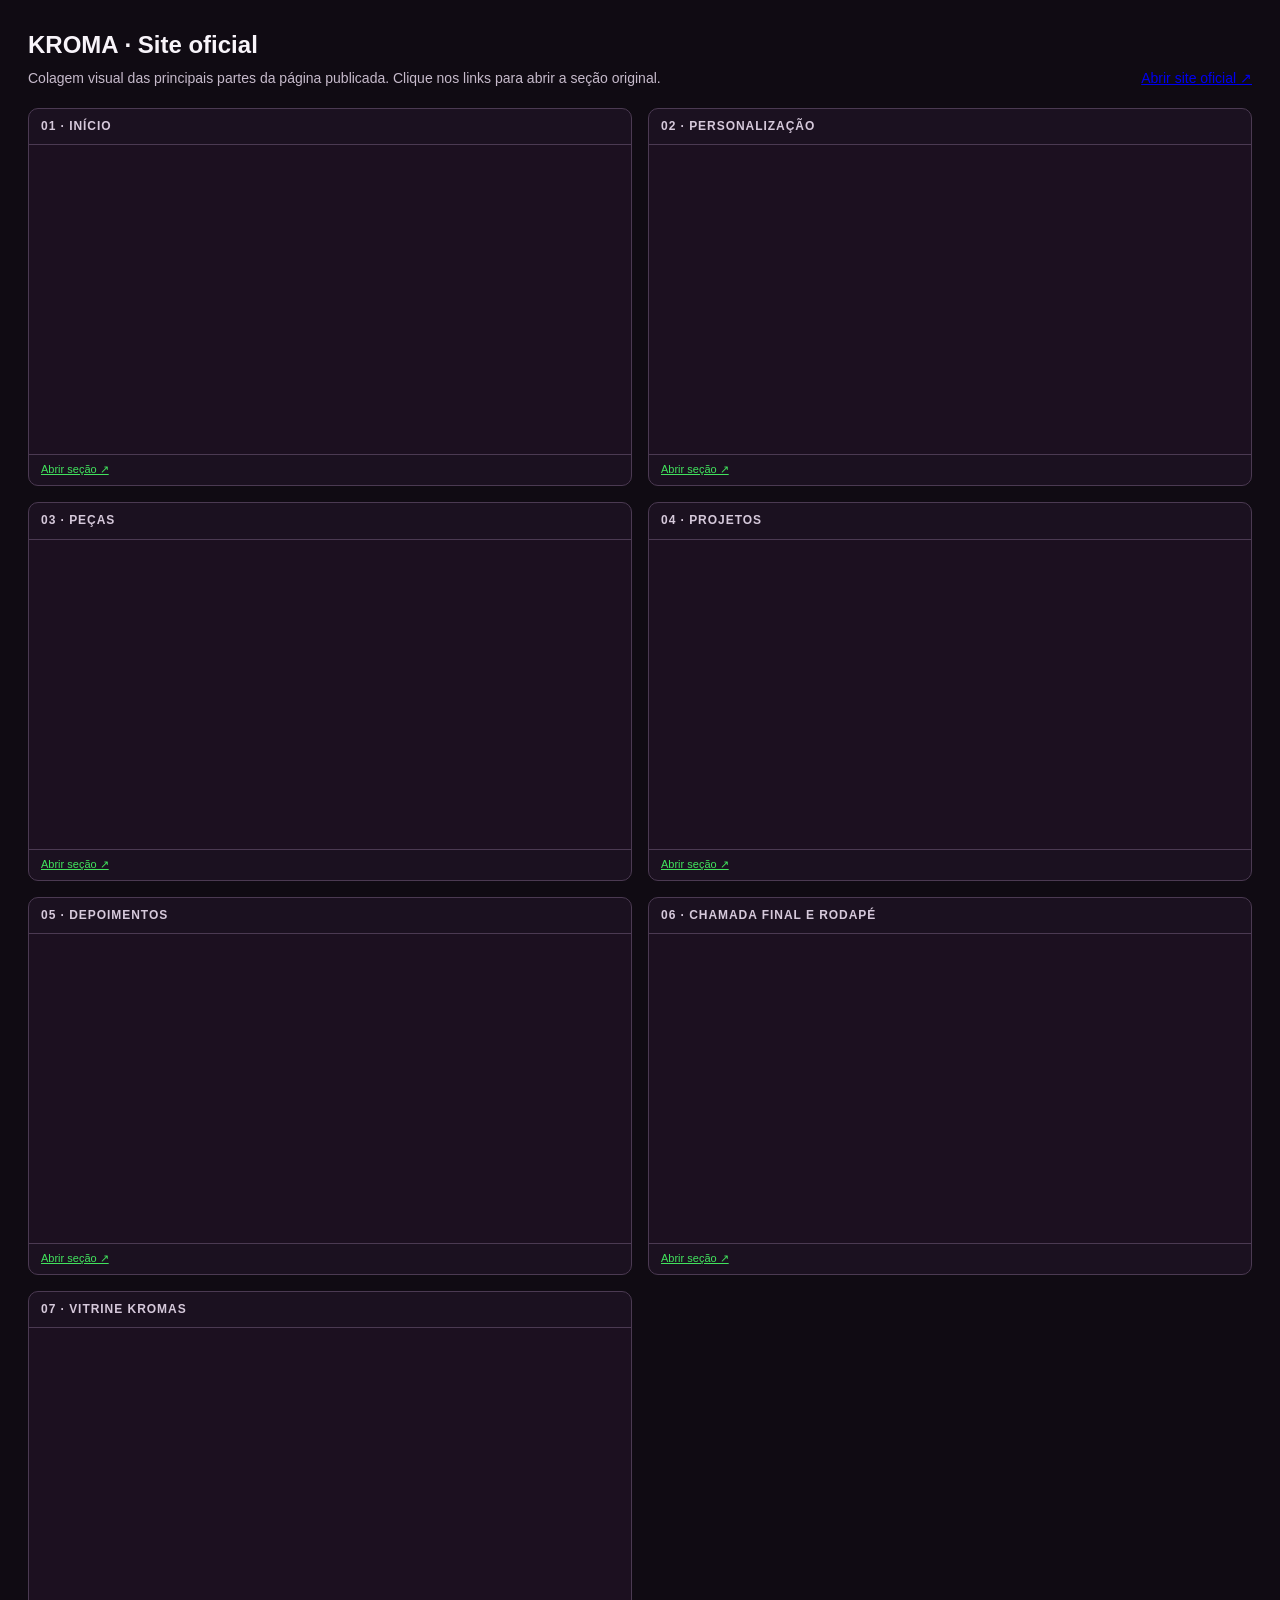
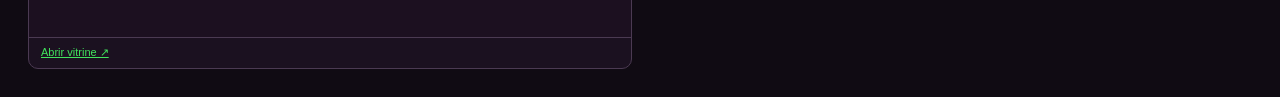
<file: analise-site-oficial-colagem.html>
<!doctype html>
<html lang="pt-BR">
<head>
<meta charset="utf-8">
<meta name="viewport" content="width=device-width,initial-scale=1">
<title>Colagem de análise — KROMA oficial</title>
<style>
*{box-sizing:border-box}body{margin:0;background:#100b13;color:#f8f4fa;font:14px/1.45 "Segoe UI",Arial,sans-serif;padding:28px}header{max-width:1440px;margin:0 auto 20px;display:flex;justify-content:space-between;align-items:end;gap:20px}h1{font-size:24px;margin:0}p{margin:5px 0 0;color:#c6bacb}.grid{max-width:1440px;margin:auto;display:grid;grid-template-columns:repeat(2,minmax(0,1fr));gap:16px}.panel{min-width:0;overflow:hidden;border:1px solid #4b3a52;border-radius:10px;background:#1b1120}.panel h2{margin:0;padding:9px 12px;font-size:12px;letter-spacing:.08em;text-transform:uppercase;color:#d6c9db}.preview{height:310px;overflow:hidden;background:#1c1020;border-top:1px solid #4b3a52;position:relative}.preview iframe{display:block;width:1920px;height:1080px;border:0;transform:scale(.32);transform-origin:top left}.panel>a{display:block;padding:7px 12px;color:#41e35d;font-size:11px;border-top:1px solid #4b3a52}@media(max-width:760px){body{padding:16px}.grid{grid-template-columns:1fr}.preview{height:280px}.preview iframe{transform:scale(.26)}}
</style>
</head>
<body>
<header><div><h1>KROMA · Site oficial</h1><p>Colagem visual das principais partes da página publicada. Clique nos links para abrir a seção original.</p></div><a href="https://gabrielfidos2020-glitch.github.io/kroma/" target="_blank" rel="noopener">Abrir site oficial ↗</a></header>
<main class="grid">
<article class="panel"><h2>01 · Início</h2><div class="preview"><iframe loading="lazy" title="Início" src="https://gabrielfidos2020-glitch.github.io/kroma/#inicio"></iframe></div><a href="https://gabrielfidos2020-glitch.github.io/kroma/#inicio" target="_blank" rel="noopener">Abrir seção ↗</a></article>
<article class="panel"><h2>02 · Personalização</h2><div class="preview"><iframe loading="lazy" title="Personalização" src="https://gabrielfidos2020-glitch.github.io/kroma/#personalizacao"></iframe></div><a href="https://gabrielfidos2020-glitch.github.io/kroma/#personalizacao" target="_blank" rel="noopener">Abrir seção ↗</a></article>
<article class="panel"><h2>03 · Peças</h2><div class="preview"><iframe loading="lazy" title="Peças" src="https://gabrielfidos2020-glitch.github.io/kroma/#pecas"></iframe></div><a href="https://gabrielfidos2020-glitch.github.io/kroma/#pecas" target="_blank" rel="noopener">Abrir seção ↗</a></article>
<article class="panel"><h2>04 · Projetos</h2><div class="preview"><iframe loading="lazy" title="Projetos" src="https://gabrielfidos2020-glitch.github.io/kroma/#projetos"></iframe></div><a href="https://gabrielfidos2020-glitch.github.io/kroma/#projetos" target="_blank" rel="noopener">Abrir seção ↗</a></article>
<article class="panel"><h2>05 · Depoimentos</h2><div class="preview"><iframe loading="lazy" title="Depoimentos" src="https://gabrielfidos2020-glitch.github.io/kroma/#avaliacoes"></iframe></div><a href="https://gabrielfidos2020-glitch.github.io/kroma/#avaliacoes" target="_blank" rel="noopener">Abrir seção ↗</a></article>
<article class="panel"><h2>06 · Chamada final e rodapé</h2><div class="preview"><iframe loading="lazy" title="Chamada final" src="https://gabrielfidos2020-glitch.github.io/kroma/#future-section"></iframe></div><a href="https://gabrielfidos2020-glitch.github.io/kroma/#future-section" target="_blank" rel="noopener">Abrir seção ↗</a></article>
<article class="panel"><h2>07 · Vitrine KROMAS</h2><div class="preview"><iframe loading="lazy" title="Vitrine KROMAS" src="https://gabrielfidos2020-glitch.github.io/kroma/kromas.html#vitrine"></iframe></div><a href="https://gabrielfidos2020-glitch.github.io/kroma/kromas.html#vitrine" target="_blank" rel="noopener">Abrir vitrine ↗</a></article>
</main>
</body>
</html>
</file>
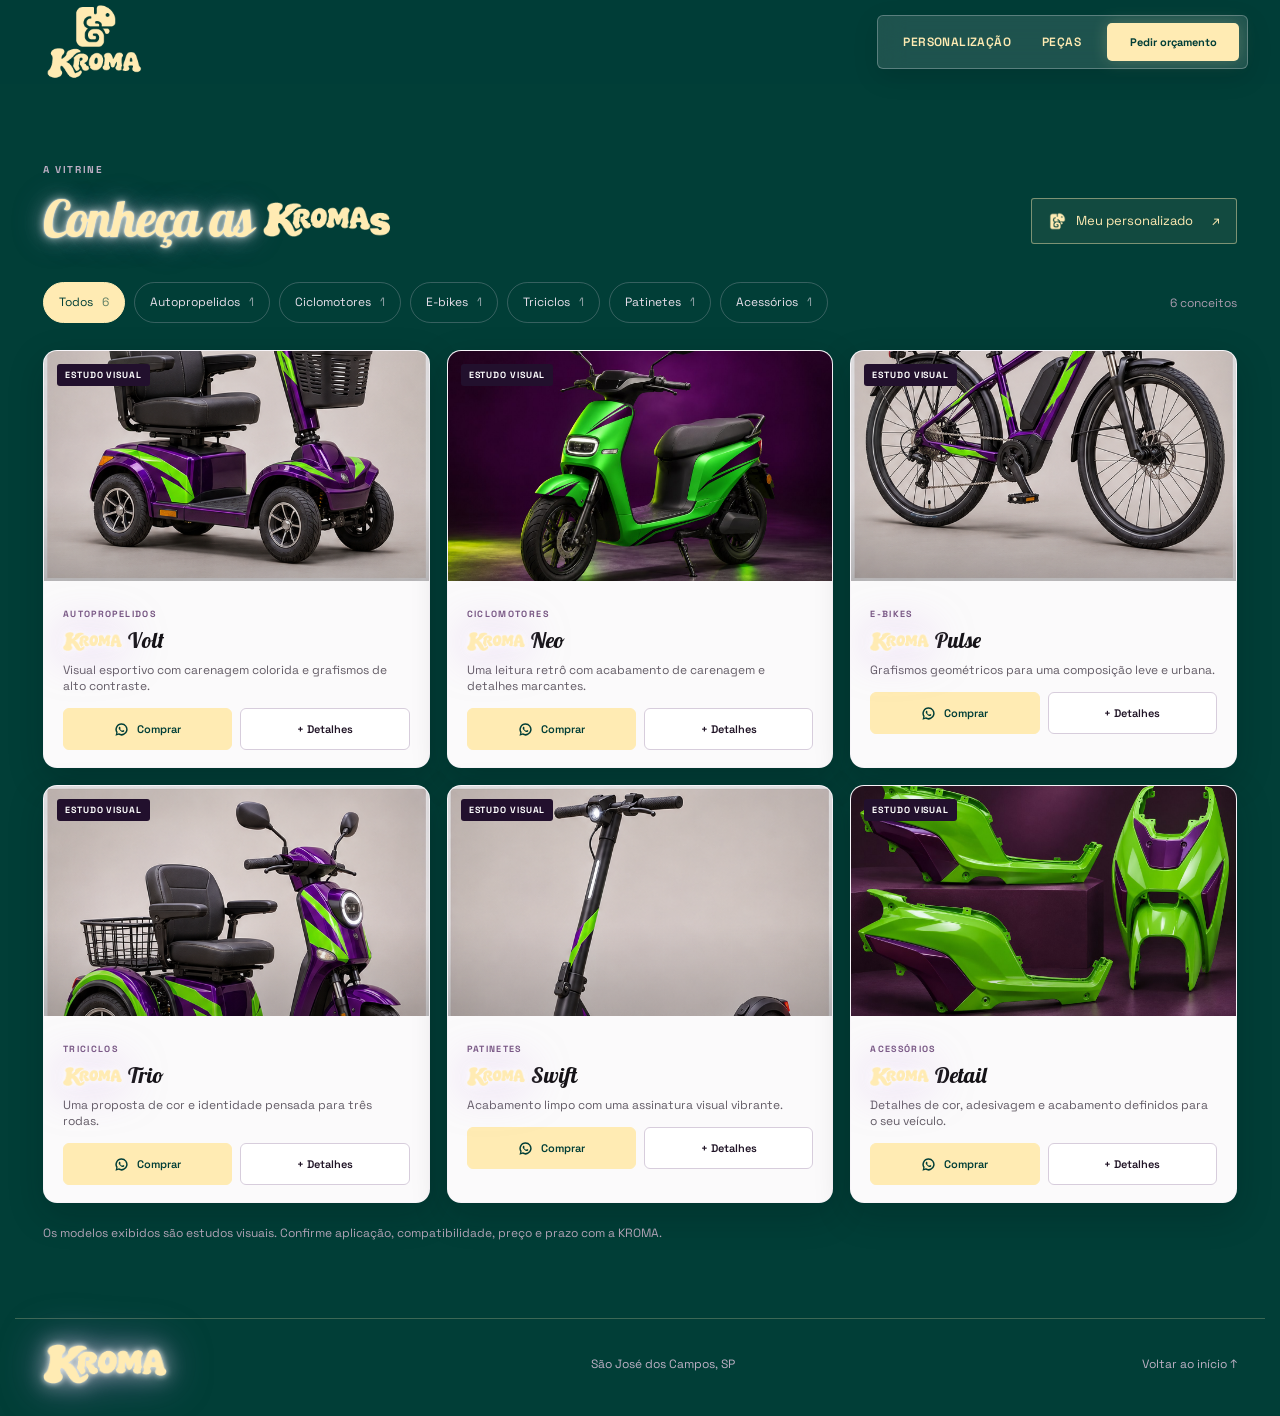
<file: kromas-teste-estilo-01.html>
<!doctype html>
<html lang="pt-BR">
<head>
  <meta charset="utf-8"><meta name="viewport" content="width=device-width, initial-scale=1"><meta name="theme-color" content="#170a20">
  <meta name="description" content="Explore conceitos de personalização KROMA para diferentes tipos de mobilidade elétrica.">
  <title>KROMAS — Personalizações KROMA</title>
  <link rel="icon" type="image/png" href="assets/brand/estilo-01-butter/kroma-simbolo.png">
  <link rel="preconnect" href="https://fonts.googleapis.com"><link rel="preconnect" href="https://fonts.gstatic.com" crossorigin>
  <link href="https://fonts.googleapis.com/css2?family=Bowlby+One+SC&family=Righteous&family=DM+Sans:wght@400;500;600;700&family=Space+Grotesk:wght@400;500;600;700&display=swap" rel="stylesheet">
  <link href="https://fonts.googleapis.com/css2?family=Lobster&display=swap" rel="stylesheet">
  <link rel="stylesheet" href="styles.css">
  <link rel="stylesheet" href="kromas.css">
  <link rel="stylesheet" href="teste-estilo-01-butter.css">
</head>
<body>
  <a class="skip-link" href="#vitrine">Pular para as personalizações</a>
  <header class="site-header k-site-header">
    <div class="header-inner">
      <a class="brand" href="teste-estilo-01-butter.html#inicio" aria-label="KROMA — início"><img src="assets/brand/estilo-01-butter/kroma-logo-vertical.png" alt=""></a>
      <div class="nav-shell">
        <nav class="site-nav" id="site-nav" aria-label="Navegação principal">
          <a href="teste-estilo-01-butter.html#personalizacao">Personalização</a><a href="teste-estilo-01-butter.html#pecas">Peças</a>
        </nav>
        <div class="header-actions"><button class="button button-small button-primary contact-action" data-contact="quote-header" type="button">Pedir orçamento</button><button class="menu-toggle" type="button" aria-label="Abrir menu" aria-expanded="false" aria-controls="site-nav"><span class="menu-glyph" aria-hidden="true"><i></i><i></i><i></i></span></button></div>
      </div>
    </div>
  </header>
  <main>
    <section class="k-catalog" id="vitrine" aria-labelledby="vitrine-title"><div class="k-section-heading"><div><p class="k-eyebrow">A VITRINE</p><h2 id="vitrine-title">Conheça as <img class="kromas-wordmark" src="assets/brand/estilo-01-butter/kroma-wordmark-kromas.png" alt="KROMAS"></h2></div><a class="k-custom" href="#" target="_blank" rel="noopener noreferrer"><img src="assets/brand/estilo-01-butter/kroma-simbolo.png" alt="">Meu personalizado <span>↗</span></a></div>
      <div class="k-filter-wrap"><div class="k-filters" role="group" aria-label="Filtrar por categoria"></div><p class="k-count" aria-live="polite"></p></div>
      <div class="k-grid" id="k-grid"></div>
      <p class="k-note">Os modelos exibidos são estudos visuais. Confirme aplicação, compatibilidade, preço e prazo com a KROMA.</p>
    </section>
  </main>
  <footer class="k-footer"><a href="teste-estilo-01-butter.html#inicio"><img src="assets/brand/estilo-01-butter/kroma-wordmark.png" alt="KROMA"></a><span>São José dos Campos, SP</span><a href="teste-estilo-01-butter.html#inicio">Voltar ao início ↑</a></footer>
  <dialog class="k-dialog" id="detail-dialog" aria-labelledby="detail-name"><div class="k-dialog-inner"><button class="k-close" type="button" aria-label="Fechar detalhes">×</button><div class="k-viewer" aria-label="Galeria com vistas conceituais do veículo"><div class="k-viewer-badge">ESTUDO VISUAL · VISTAS</div><div class="k-gallery-image angle-0" id="gallery-image" role="img" aria-label="Vista conceitual do veículo"></div><div class="k-gallery-caption" id="gallery-caption">Frente 3/4</div><div class="k-gallery-thumbs" id="gallery-thumbs" role="group" aria-label="Escolher ângulo"></div></div><section class="k-detail"><p class="k-eyebrow" id="detail-category"></p><h2 id="detail-name"></h2><p class="k-detail-copy">Estudo de personalização em cores KROMA. A execução depende da avaliação do modelo, das condições da peça e do escopo combinado.</p><div class="k-facts"><div><span>Base</span><b id="detail-base"></b></div><div><span>Compatibilidade</span><b>Confirmar com a KROMA</b></div><div><span>Preço e prazo</span><b>Sob consulta</b></div></div><label class="k-color-label">Escolha uma cor</label><div class="k-colors" role="group" aria-label="Cores do conceito"></div><a class="k-buy" id="detail-buy" target="_blank" rel="noopener noreferrer"><span class="wa-icon" aria-hidden="true">◉</span> Consultar pelo WhatsApp <span>↗</span></a><p class="k-model-note">Imagens conceituais para visualizar ângulos e grafismos; não são fotos do modelo real.</p></section></div></dialog>
  <script src="contact-config.js"></script><script src="kromas-estilo-01.js"></script>
</body>
</html>
</file>
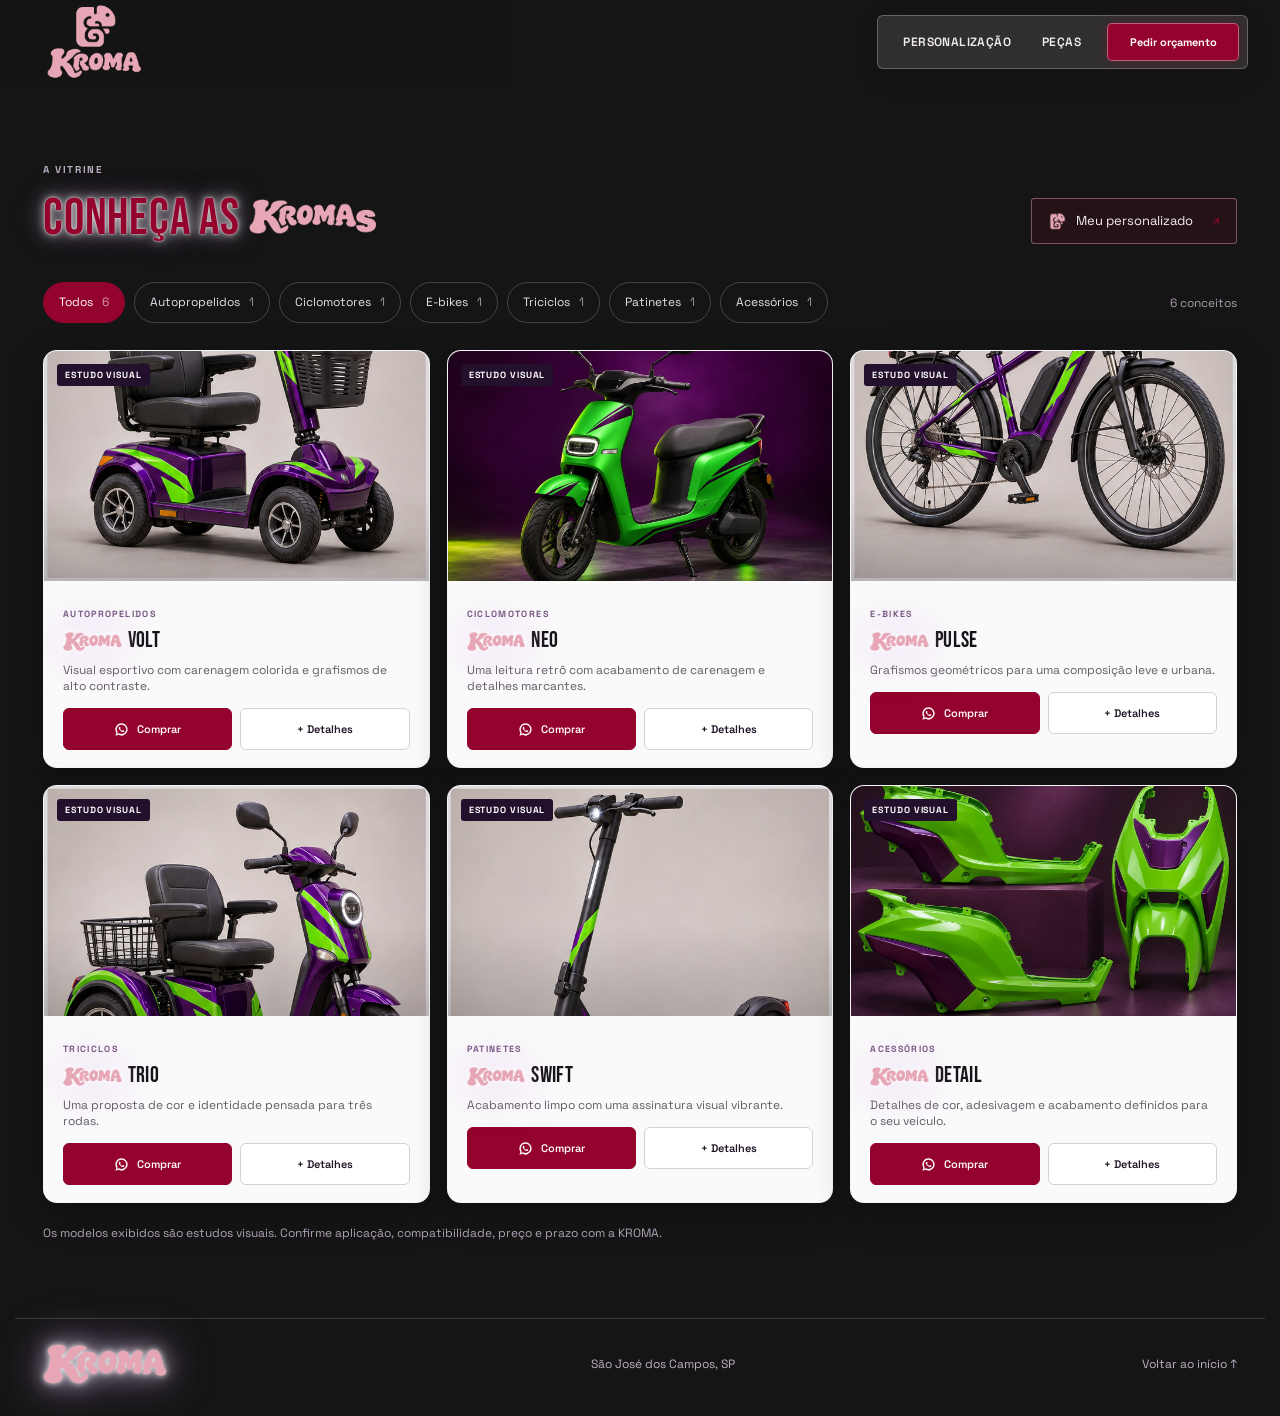
<file: kromas-teste-estilo-02-burgundy.html>
<!doctype html>
<html lang="pt-BR">
<head>
  <meta charset="utf-8"><meta name="viewport" content="width=device-width, initial-scale=1"><meta name="theme-color" content="#170a20">
  <meta name="description" content="Explore conceitos de personalização KROMA para diferentes tipos de mobilidade elétrica.">
  <title>KROMAS — Personalizações KROMA</title>
  <link rel="icon" type="image/png" href="assets/brand/estilo-02-burgundy/kroma-simbolo.png">
  <link rel="preconnect" href="https://fonts.googleapis.com"><link rel="preconnect" href="https://fonts.gstatic.com" crossorigin>
  <link href="https://fonts.googleapis.com/css2?family=Bowlby+One+SC&family=Righteous&family=DM+Sans:wght@400;500;600;700&family=Space+Grotesk:wght@400;500;600;700&display=swap" rel="stylesheet">
  <link rel="stylesheet" href="styles.css">
  <link href="https://fonts.googleapis.com/css2?family=Bebas+Neue&display=swap" rel="stylesheet">
  <link rel="stylesheet" href="kromas.css">
  <link rel="stylesheet" href="teste-estilo-02-burgundy.css">
</head>
<body>
  <a class="skip-link" href="#vitrine">Pular para as personalizações</a>
  <header class="site-header k-site-header">
    <div class="header-inner">
      <a class="brand" href="teste-estilo-02-burgundy.html#inicio" aria-label="KROMA — início"><img src="assets/brand/estilo-02-burgundy/kroma-logo-vertical.png" alt=""></a>
      <div class="nav-shell">
        <nav class="site-nav" id="site-nav" aria-label="Navegação principal">
          <a href="teste-estilo-02-burgundy.html#personalizacao">Personalização</a><a href="teste-estilo-02-burgundy.html#pecas">Peças</a>
        </nav>
        <div class="header-actions"><button class="button button-small button-primary contact-action" data-contact="quote-header" type="button">Pedir orçamento</button><button class="menu-toggle" type="button" aria-label="Abrir menu" aria-expanded="false" aria-controls="site-nav"><span class="menu-glyph" aria-hidden="true"><i></i><i></i><i></i></span></button></div>
      </div>
    </div>
  </header>
  <main>
    <section class="k-catalog" id="vitrine" aria-labelledby="vitrine-title"><div class="k-section-heading"><div><p class="k-eyebrow">A VITRINE</p><h2 id="vitrine-title">Conheça as <img class="kromas-wordmark" src="assets/brand/estilo-02-burgundy/kroma-wordmark-kromas.png" alt="KROMAS"></h2></div><a class="k-custom" href="#" target="_blank" rel="noopener noreferrer"><img src="assets/brand/estilo-02-burgundy/kroma-simbolo.png" alt="">Meu personalizado <span>↗</span></a></div>
      <div class="k-filter-wrap"><div class="k-filters" role="group" aria-label="Filtrar por categoria"></div><p class="k-count" aria-live="polite"></p></div>
      <div class="k-grid" id="k-grid"></div>
      <p class="k-note">Os modelos exibidos são estudos visuais. Confirme aplicação, compatibilidade, preço e prazo com a KROMA.</p>
    </section>
  </main>
  <footer class="k-footer"><a href="teste-estilo-02-burgundy.html#inicio"><img src="assets/brand/estilo-02-burgundy/kroma-wordmark.png" alt="KROMA"></a><span>São José dos Campos, SP</span><a href="teste-estilo-02-burgundy.html#inicio">Voltar ao início ↑</a></footer>
  <dialog class="k-dialog" id="detail-dialog" aria-labelledby="detail-name"><div class="k-dialog-inner"><button class="k-close" type="button" aria-label="Fechar detalhes">×</button><div class="k-viewer" aria-label="Galeria com vistas conceituais do veículo"><div class="k-viewer-badge">ESTUDO VISUAL · VISTAS</div><div class="k-gallery-image angle-0" id="gallery-image" role="img" aria-label="Vista conceitual do veículo"></div><div class="k-gallery-caption" id="gallery-caption">Frente 3/4</div><div class="k-gallery-thumbs" id="gallery-thumbs" role="group" aria-label="Escolher ângulo"></div></div><section class="k-detail"><p class="k-eyebrow" id="detail-category"></p><h2 id="detail-name"></h2><p class="k-detail-copy">Estudo de personalização em cores KROMA. A execução depende da avaliação do modelo, das condições da peça e do escopo combinado.</p><div class="k-facts"><div><span>Base</span><b id="detail-base"></b></div><div><span>Compatibilidade</span><b>Confirmar com a KROMA</b></div><div><span>Preço e prazo</span><b>Sob consulta</b></div></div><label class="k-color-label">Escolha uma cor</label><div class="k-colors" role="group" aria-label="Cores do conceito"></div><a class="k-buy" id="detail-buy" target="_blank" rel="noopener noreferrer"><span class="wa-icon" aria-hidden="true">◉</span> Consultar pelo WhatsApp <span>↗</span></a><p class="k-model-note">Imagens conceituais para visualizar ângulos e grafismos; não são fotos do modelo real.</p></section></div></dialog>
  <script src="contact-config.js"></script><script src="kromas-estilo-02.js"></script>
</body>
</html>
</file>
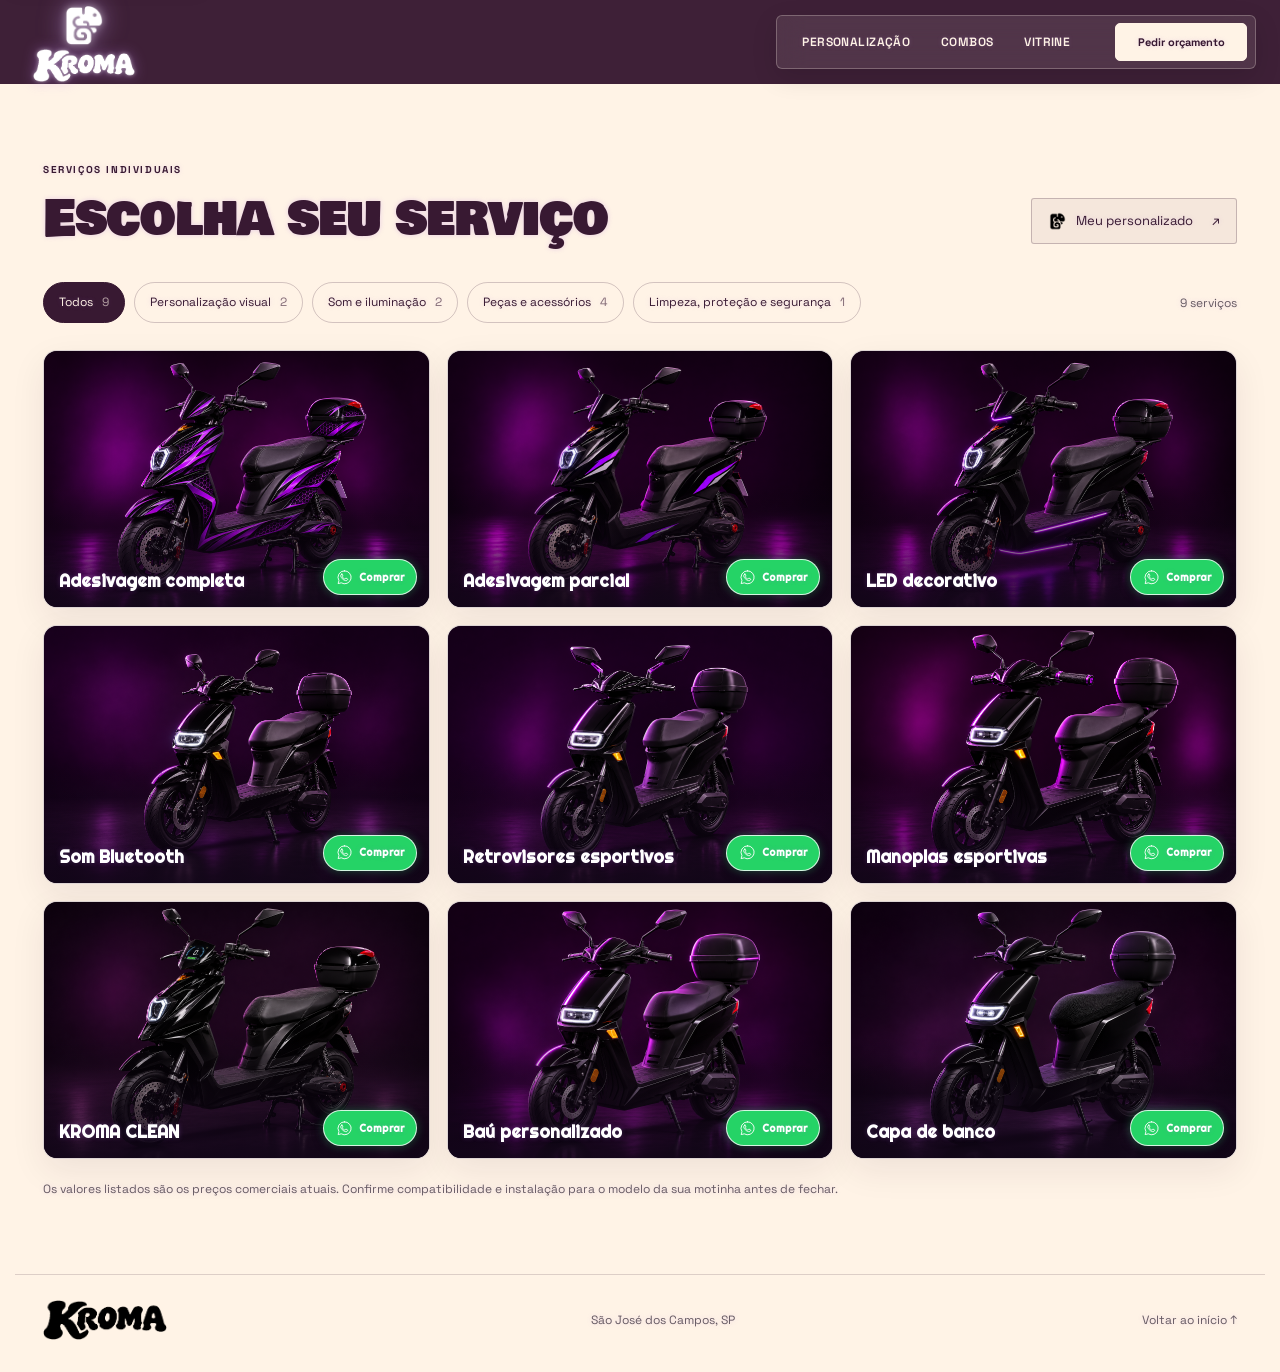
<file: kromas.html>
<!doctype html>
<html lang="pt-BR">
<head>
  <meta charset="utf-8">
  <meta name="viewport" content="width=device-width, initial-scale=1">
  <meta name="theme-color" content="#381932">
  <meta name="description" content="Conheça os serviços individuais KROMA de personalização visual, som, peças e limpeza.">
  <title>Serviços — KROMA</title>
  <link rel="icon" type="image/png" href="assets/brand/kroma-simbolo.png">
  <link rel="preconnect" href="https://fonts.googleapis.com">
  <link rel="preconnect" href="https://fonts.gstatic.com" crossorigin>
  <link href="https://fonts.googleapis.com/css2?family=Bebas+Neue&family=Bowlby+One+SC&family=Righteous&family=DM+Sans:wght@400;500;600;700&family=Space+Grotesk:wght@400;500;600;700&display=swap" rel="stylesheet">
  <link rel="stylesheet" href="styles.css">
  <link rel="stylesheet" href="kromas.css">
  <link rel="stylesheet" href="brand-theme.css">
</head>
<body>
  <a class="skip-link" href="#vitrine">Pular para os serviços</a>
  <header class="site-header hero-header k-site-header">
    <div class="header-inner">
      <a class="brand" href="index.html#inicio" aria-label="KROMA — início"><img class="brand-symbol" src="assets/brand/kroma-simbolo.png" alt=""><img class="brand-wordmark" src="assets/brand/kroma-wordmark.png" alt="KROMA"></a>
      <div class="nav-shell">
        <nav class="site-nav" id="site-nav" aria-label="Navegação principal">
          <a href="index.html#personalizacao">Personalização</a><a href="index.html#combos">Combos</a><a href="#vitrine" aria-current="page">Vitrine</a>
        </nav>
        <div class="header-actions">
          <button class="button button-small button-primary contact-action" data-contact="quote-header" type="button">Pedir orçamento</button>
          <button class="menu-toggle" type="button" aria-label="Abrir menu" aria-expanded="false" aria-controls="site-nav"><span class="menu-glyph" aria-hidden="true"><i></i><i></i><i></i></span></button>
        </div>
      </div>
    </div>
  </header>
  <main>
    <section class="k-catalog" id="vitrine" aria-labelledby="vitrine-title">
      <div class="k-section-heading">
        <div><p class="k-eyebrow">SERVIÇOS INDIVIDUAIS</p><h1 id="vitrine-title">Escolha seu serviço</h1></div>
        <a class="k-custom" href="#" aria-label="Falar com a KROMA sobre uma personalização"><img src="assets/brand/kroma-simbolo.png" alt="">Meu personalizado <span>↗</span></a>
      </div>
      <div class="k-filter-wrap"><div class="k-filters" role="group" aria-label="Filtrar por categoria"></div><p class="k-count" aria-live="polite"></p></div>
      <div class="k-grid" id="k-grid"></div>
      <p class="k-note">Os valores listados são os preços comerciais atuais. Confirme compatibilidade e instalação para o modelo da sua motinha antes de fechar.</p>
    </section>
  </main>
  <footer class="k-footer"><a href="index.html#inicio"><img src="assets/brand/kroma-wordmark.png" alt="KROMA"></a><span>São José dos Campos, SP</span><a href="index.html#inicio">Voltar ao início ↑</a></footer>

  <dialog class="clean-upsell-dialog" id="clean-upsell-dialog" aria-labelledby="clean-upsell-title">
    <section class="clean-upsell-panel">
      <button class="clean-upsell-close" type="button" aria-label="Fechar recomendação">×</button>
      <span class="clean-upsell-symbol" aria-hidden="true">✦</span><p class="eyebrow">KROMA CLEAN</p>
      <h2 id="clean-upsell-title">Quer adicionar KROMA CLEAN?</h2>
      <p id="clean-upsell-copy">Complete seu pedido com limpeza externa e película protetora no display por + R$ 80.</p>
      <div class="clean-upsell-price">+ R$ 80 <span>adicional ao serviço ou combo</span></div>
      <div class="clean-upsell-actions"><button class="button button-primary" id="clean-upsell-confirm" type="button">Adicionar KROMA CLEAN · + R$ 80</button><button class="clean-upsell-secondary" id="clean-upsell-skip" type="button">Continuar sem CLEAN</button></div>
      <p class="contact-status" id="clean-upsell-status" role="status" hidden></p>
    </section>
  </dialog>

  <dialog class="k-dialog" id="detail-dialog" aria-labelledby="detail-name">
    <div class="k-dialog-inner">
      <button class="k-close" type="button" aria-label="Fechar detalhes">×</button>
      <div class="k-viewer" aria-label="Imagem ilustrativa do serviço"><div class="k-viewer-badge">PRÉVIA VISUAL</div><picture class="k-gallery-image angle-0" id="gallery-image" role="img" aria-label="Imagem ilustrativa do serviço"></picture><div class="k-gallery-caption" id="gallery-caption">Imagem ilustrativa</div><div class="k-gallery-thumbs" id="gallery-thumbs" role="group" aria-label="Ver imagens do serviço"></div></div>
      <section class="k-detail">
        <p class="k-eyebrow" id="detail-category"></p><h2 id="detail-name"></h2><p class="k-detail-copy" id="detail-copy"></p>
        <div class="k-facts"><div><span>Aplicação</span><b id="detail-base"></b></div><div><span>Compatibilidade</span><b>Confirmar com a KROMA</b></div><div><span>Preço</span><b id="detail-price"></b></div></div>
        <a class="k-buy" id="detail-buy" target="_blank" rel="noopener noreferrer"><svg class="wa-svg" viewBox="0 0 24 24" aria-hidden="true"><path d="M12 2.15a9.78 9.78 0 0 0-8.34 14.88l-1.3 4.82 4.94-1.3A9.8 9.8 0 1 0 12 2.15Zm0 17.05a7.42 7.42 0 0 1-3.78-1.03l-.27-.16-2.8.74.75-2.73-.18-.28A7.43 7.43 0 1 1 12 19.2Zm4.08-5.56c-.22-.11-1.31-.65-1.51-.73-.2-.07-.35-.11-.5.11-.15.22-.57.73-.7.88-.13.15-.26.17-.49.06-.22-.11-.94-.35-1.78-1.09-.66-.59-1.1-1.31-1.23-1.53-.13-.23-.01-.35.1-.46.1-.1.22-.26.33-.39-.06-.04-.28-.02-.39-.06-.11-.06-.5-1.2-.68-1.65-.18-.43-.36-.37-.5-.38h-.42c-.15 0-.39.06-.59.28-.2.22-.77.75-.77 1.83s.79 2.12.9 2.27c.11.15 1.55 2.37 3.75 3.32.52.23.93.37 1.25.47.53.17 1.01.15 1.39.09.42-.06 1.31-.54 1.5-1.05.19-.52.13-.96.13-1.05-.06-.09-.2-.15-.42-.26Z"/></svg> Consultar pelo WhatsApp</a>
        <p class="k-model-note" id="service-note">Confirme compatibilidade e instalação com a KROMA.</p>
      </section>
    </div>
  </dialog>
  <script src="contact-config.js" defer></script><script src="kroma-whatsapp.js" defer></script><script src="kromas.js" defer></script>
</body>
</html>
</file>
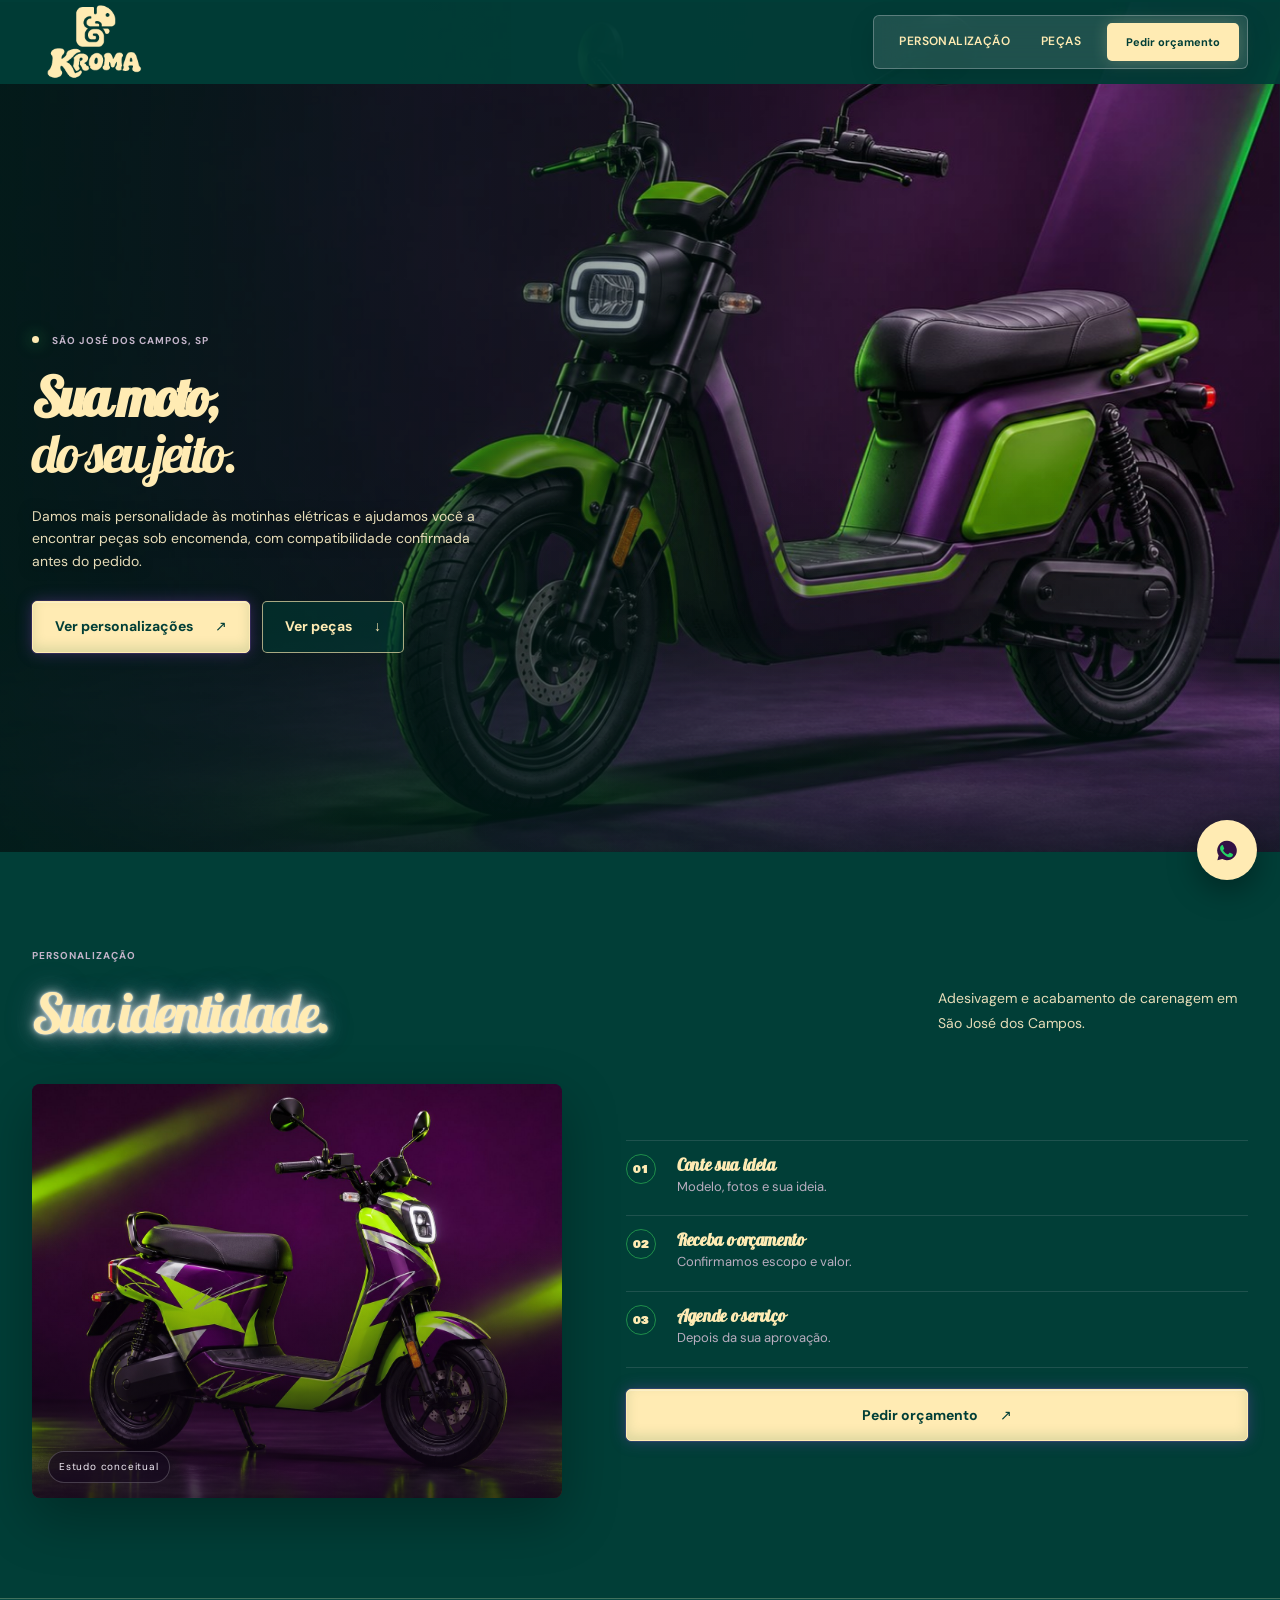
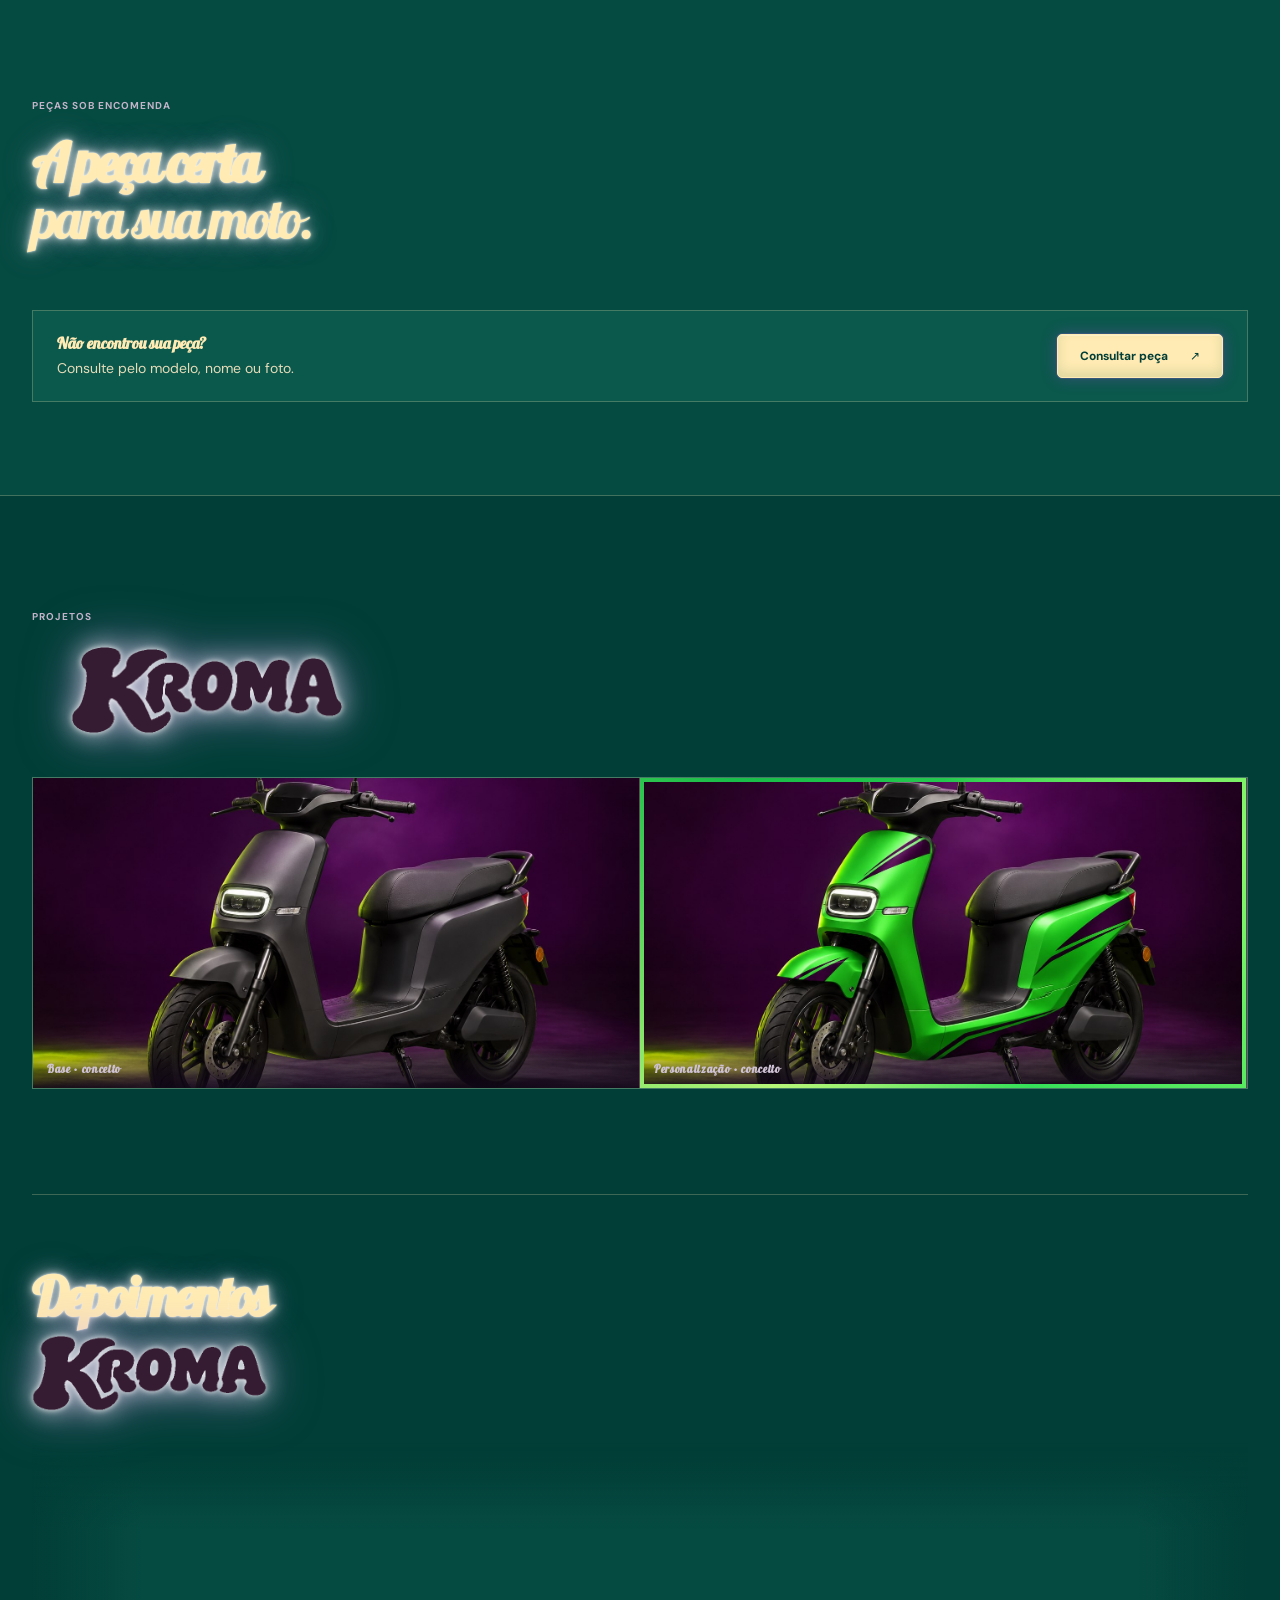
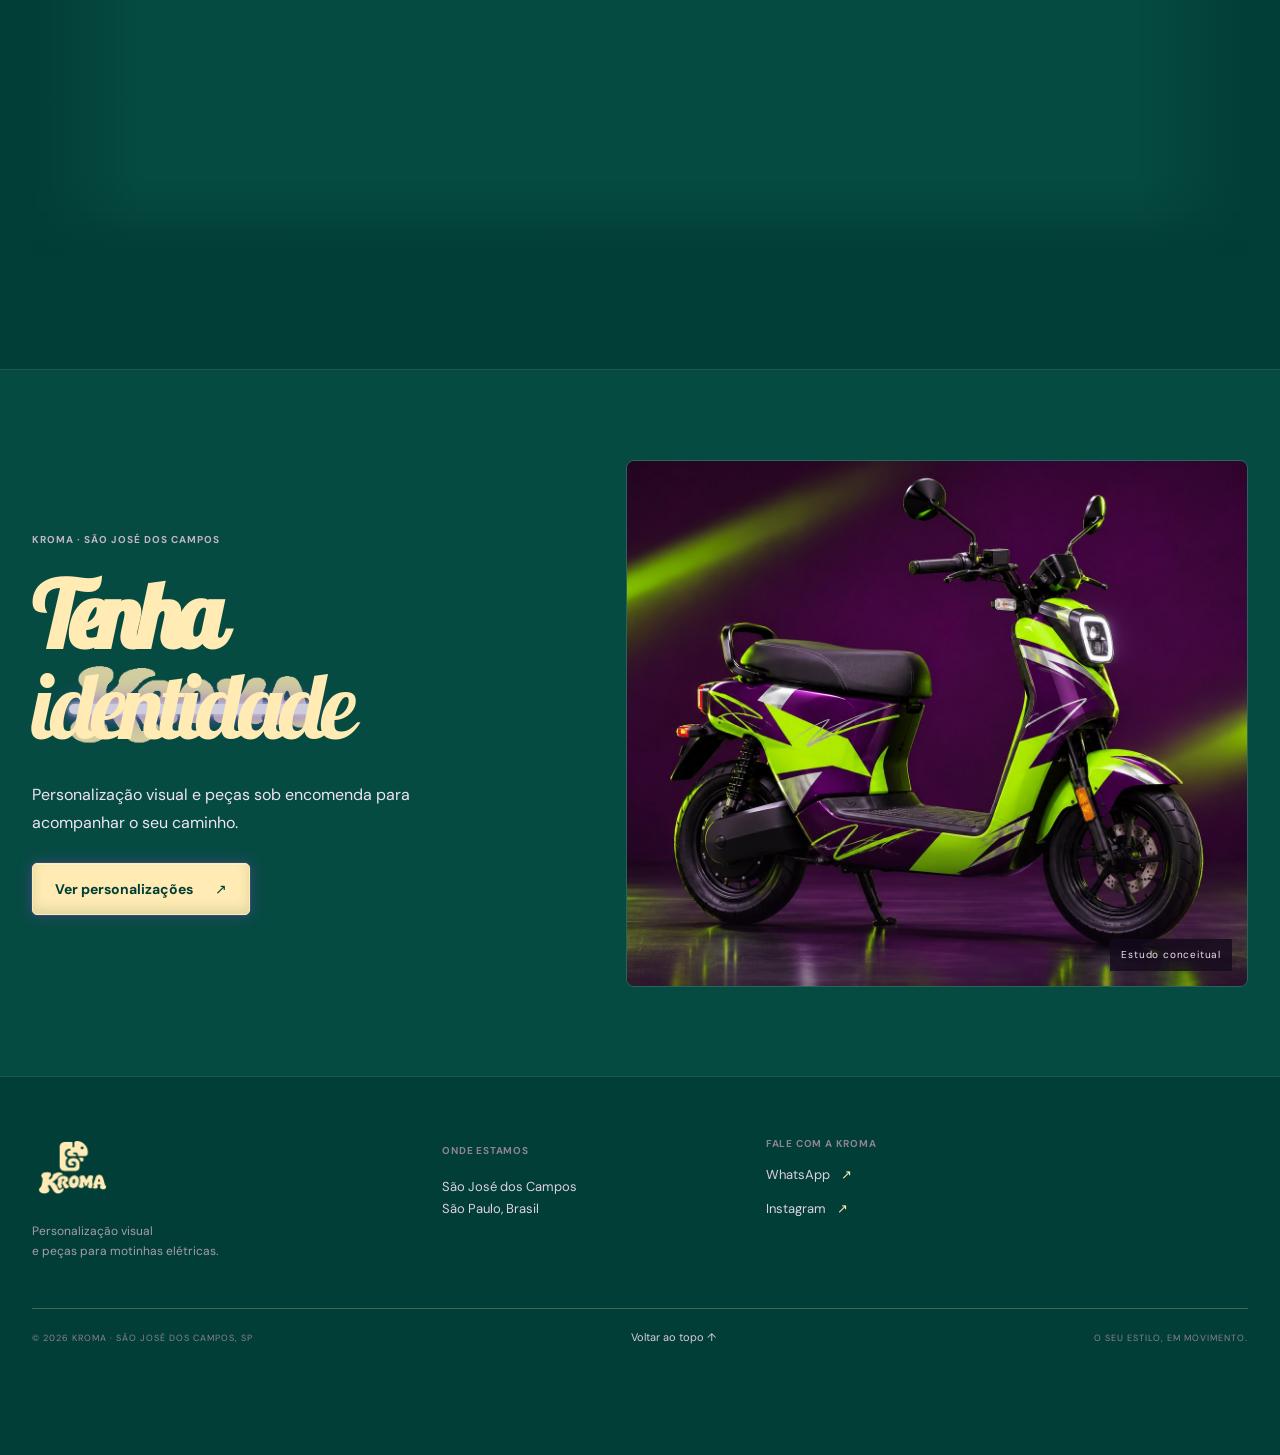
<file: teste-estilo-01-butter.html>
<!doctype html>
<html lang="pt-BR">
<head>
  <meta charset="utf-8">
  <meta name="viewport" content="width=device-width, initial-scale=1">
  <meta name="theme-color" content="#170a20">
  <meta name="description" content="Personalização visual e peças sob encomenda para motos elétricas em São José dos Campos. KROMA — sua moto, sua identidade.">
  <title>KROMA — Sua moto, sua identidade</title>
  <link rel="icon" type="image/png" href="assets/brand/estilo-01-butter/kroma-simbolo.png">
  <link rel="preconnect" href="https://fonts.googleapis.com">
  <link rel="preconnect" href="https://fonts.gstatic.com" crossorigin>
  <link href="https://fonts.googleapis.com/css2?family=Bowlby+One+SC&family=Righteous&family=DM+Sans:wght@400;500;600;700&family=Space+Grotesk:wght@400;500;600;700&display=swap" rel="stylesheet">
  <link href="https://fonts.googleapis.com/css2?family=Lobster&display=swap" rel="stylesheet">
  <link rel="stylesheet" href="styles.css">
  <link rel="stylesheet" href="teste-estilo-01-butter.css">
</head>
<body>
  <a class="skip-link" href="#conteudo">Pular para o conteúdo</a>
  <header class="site-header">
    <div class="header-inner">
      <a class="brand" href="#inicio" aria-label="KROMA — início"><img src="assets/brand/estilo-01-butter/kroma-logo-vertical.png" alt=""></a>
      <div class="nav-shell">
        <nav class="site-nav" id="site-nav" aria-label="Navegação principal">
          <a href="#personalizacao">Personalização</a><a href="#pecas">Peças</a>
        </nav>
        <div class="header-actions"><button class="button button-small button-primary contact-action" data-contact="quote-header" type="button">Pedir orçamento</button><button class="menu-toggle" type="button" aria-label="Abrir menu" aria-expanded="false" aria-controls="site-nav"><span class="menu-glyph" aria-hidden="true"><i></i><i></i><i></i></span></button></div>
      </div>
    </div>
  </header>
  <main id="conteudo">
    <section class="hero" id="inicio" aria-labelledby="hero-title">
      <div class="hero-copy">
        <p class="eyebrow"><span class="eyebrow-dot"></span> São José dos Campos, SP</p>
        <h1 id="hero-title">Sua moto,<br><span>do seu jeito.</span></h1>
        <p class="hero-intro">Damos mais personalidade às motinhas elétricas e ajudamos você a encontrar peças sob encomenda, com compatibilidade confirmada antes do pedido.</p>
        <div class="hero-actions"><a class="button button-primary" href="kromas-teste-estilo-01.html">Ver personalizações <span aria-hidden="true">↗</span></a><a class="button button-ghost" href="#pecas">Ver peças <span aria-hidden="true">↓</span></a></div>
      </div>
      <div class="hero-visual" role="img" aria-label="Imagem conceitual de uma motinha elétrica personalizada; não representa um projeto realizado pela KROMA.">
        <div class="visual-frame"><picture><source media="(max-width: 760px)" srcset="assets/images/site/home/kroma-hero-mobile.png"><img src="assets/images/site/home/kroma-hero-conceito.jpg" alt=""></picture></div>
        <div class="visual-caption"><span>CONCEITO KROMA</span><span>São José dos Campos</span></div>
      </div>
    </section>
    <section class="section-shell service-section" id="personalizacao" aria-labelledby="custom-title">
      <div class="section-heading"><div><p class="eyebrow">Personalização</p><h2 id="custom-title"><span>Sua identidade.</span></h2></div><p class="section-summary">Adesivagem e acabamento de carenagem em São José dos Campos.</p></div>
      <div class="service-content">
        <div class="service-details">
          <div class="steps">
            <article class="step"><span class="step-num">01</span><div><h3>Conte sua ideia</h3><p>Modelo, fotos e sua ideia.</p></div></article>
            <article class="step"><span class="step-num">02</span><div><h3>Receba o orçamento</h3><p>Confirmamos escopo e valor.</p></div></article>
            <article class="step"><span class="step-num">03</span><div><h3>Agende o serviço</h3><p>Depois da sua aprovação.</p></div></article>
          </div>
          <button class="button button-primary contact-action" data-contact="quote-personalization" type="button">Pedir orçamento <span aria-hidden="true">↗</span></button><p class="contact-status" data-status="quote-personalization" role="status" hidden></p>
        </div>
        <div class="service-art"><img src="assets/images/site/home/personalizacao-conceito.jpg" alt="Estudo conceitual de motinha elétrica com grafismos ousados em verde, roxo e prata"><span>Estudo conceitual</span></div>
      </div>
    </section>
    <section class="parts-section" id="pecas" aria-labelledby="parts-title"><div class="section-shell">
      <div class="section-heading parts-heading"><div><p class="eyebrow">Peças sob encomenda</p><h2 id="parts-title">A peça certa<br><span>para sua moto.</span></h2></div></div>
      <div class="product-grid" id="product-grid" aria-live="polite"></div>
      <div class="order-strip order-strip-simple" id="como-encomendar"><div class="order-copy"><h3>Não encontrou sua peça?</h3><p>Consulte pelo modelo, nome ou foto.</p></div><button class="button button-primary contact-action" data-contact="parts" type="button">Consultar peça <span aria-hidden="true">↗</span></button></div><p class="contact-status parts-status" data-status="parts" role="status" hidden></p>
    </div></section>
    <section class="project-section section-shell" id="projetos" aria-labelledby="project-title">
      <div class="project-top"><div><p class="eyebrow">Projetos</p><h2 id="project-title"><img class="kroma-wordmark kroma-wordmark-project" src="assets/brand/estilo-01-butter/kroma-wordmark.png" alt="KROMA"></h2></div></div>
      <div class="project-card"><figure class="project-photo"><img src="assets/images/site/projetos/estudo-antes.jpg" alt="Estudo visual conceitual de motinha elétrica em tom grafite"><figcaption class="photo-caption">Base · conceito</figcaption></figure><figure class="project-photo project-photo-after"><img src="assets/images/site/projetos/estudo-depois.jpg" alt="Estudo visual conceitual da motinha com carenagem verde e grafismos roxos"><figcaption class="photo-caption">Personalização · conceito</figcaption></figure></div>
    </section>
    <section class="reviews-section section-shell" id="avaliacoes" aria-labelledby="reviews-title">
      <div class="reviews-heading"><div><h2 id="reviews-title">Depoimentos</h2><img class="kroma-wordmark kroma-wordmark-reviews" src="assets/brand/estilo-01-butter/kroma-wordmark.png" alt="KROMA"></div></div>
      <div class="review-stage" role="group" aria-label="Exemplos fictícios de depoimentos, criados apenas para pré-visualização">
        <div class="review-columns" id="review-columns"></div>
        <div class="review-fade" aria-hidden="true"></div>
      </div>
    </section>
    <section class="future-section" id="future-section" aria-labelledby="cta-title"><div class="future-visual"><picture><source media="(max-width: 760px)" srcset="assets/images/site/home/kroma-identidade-mobile.png"><img src="assets/images/site/home/personalizacao-conceito.jpg" alt="Imagem conceitual de uma motinha elétrica com visual personalizado"></picture><span>Estudo conceitual</span></div><div class="section-shell future-content"><p class="eyebrow">KROMA · SÃO JOSÉ DOS CAMPOS</p><h2 id="cta-title" aria-label="Tenha identidade.">Tenha<br><span class="identity-swap"><span class="identity-kroma" aria-hidden="true"><img class="identity-kroma-mark" src="assets/brand/estilo-01-butter/kroma-wordmark.png" alt=""></span><span class="identity-replacement" aria-hidden="true">identidade</span></span><span class="sr-only">identidade.</span></h2><p>Personalização visual e peças sob encomenda para acompanhar o seu caminho.</p><a class="button button-primary" href="kromas-teste-estilo-01.html">Ver personalizações <span aria-hidden="true">↗</span></a></div></section>
  </main>
  <footer class="site-footer"><div class="section-shell footer-main"><div class="footer-brand"><a class="brand brand-footer" href="#inicio" aria-label="KROMA — voltar ao início"><img src="assets/brand/estilo-01-butter/kroma-logo-vertical.png" alt=""></a><p>Personalização visual<br>e peças para motinhas elétricas.</p></div><div class="footer-location"><span class="footer-label">ONDE ESTAMOS</span><p>São José dos Campos<br>São Paulo, Brasil</p></div><div class="footer-contact"><span class="footer-label">FALE COM A KROMA</span><button class="footer-link contact-action" data-contact="footer" type="button">WhatsApp <span aria-hidden="true">↗</span></button><span class="contact-status" data-status="footer" role="status" hidden></span><a class="footer-link instagram-link" href="#">Instagram <span aria-hidden="true">↗</span></a></div></div><div class="section-shell footer-bottom"><span>© <span id="year"></span> KROMA · SÃO JOSÉ DOS CAMPOS, SP</span><a href="#inicio">Voltar ao topo ↑</a><span>O SEU ESTILO, EM MOVIMENTO.</span></div></footer>
    <button class="whatsapp-float contact-action" data-contact="floating" type="button" aria-label="Falar com a KROMA pelo WhatsApp"><svg viewBox="0 0 24 24" aria-hidden="true"><path class="whatsapp-mark" d="M12 2.15a9.78 9.78 0 0 0-8.34 14.88l-1.3 4.82 4.94-1.3A9.8 9.8 0 1 0 12 2.15Z"/><path class="whatsapp-handset" d="M8.25 6.65c-.34-.12-.7-.14-1.04-.1-.35.04-.75.28-1.04.62-.3.35-1.1 1.08-1.1 2.65s1.13 3.07 1.28 3.28c.16.22 2.2 3.55 5.4 4.82 2.67 1.06 3.22.85 3.8.8.58-.06 1.88-.77 2.15-1.52.26-.75.26-1.39.18-1.52-.08-.14-.3-.22-.63-.39l-2.2-1.05c-.3-.14-.52-.21-.74.14-.22.35-.85 1.06-1.04 1.28-.19.22-.38.25-.7.08-.32-.16-1.35-.5-2.57-1.54-.95-.8-1.59-1.8-1.78-2.12-.19-.32-.02-.5.14-.66.14-.14.32-.37.48-.55.16-.19.21-.32.32-.54.11-.21.05-.4-.03-.56-.08-.16-.72-1.72-1.01-2.36-.25-.56-.52-.55-.72-.56Z"/></svg></button>
  <p class="contact-toast" data-status="global" role="status" hidden></p>
  <script src="contact-config.js" defer></script>
  <script src="app.js" defer></script>
</body>
</html>
</file>
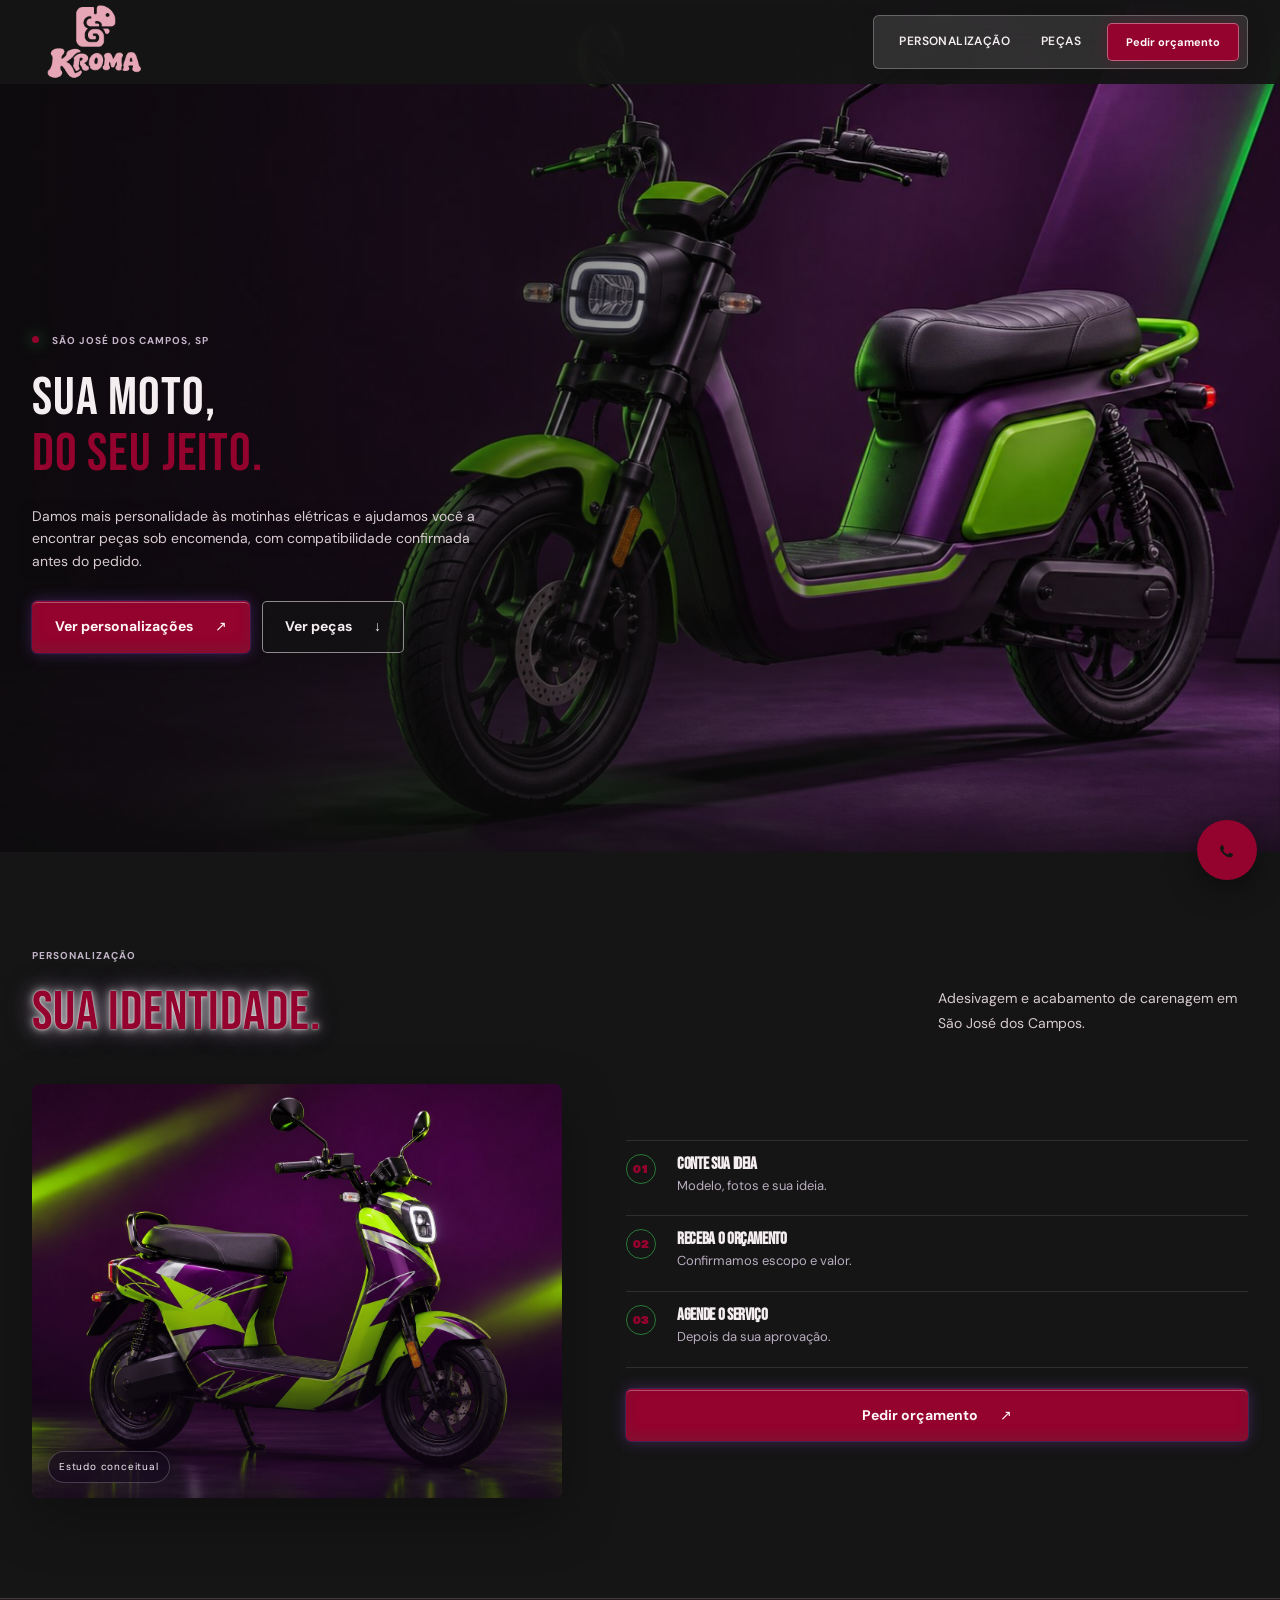
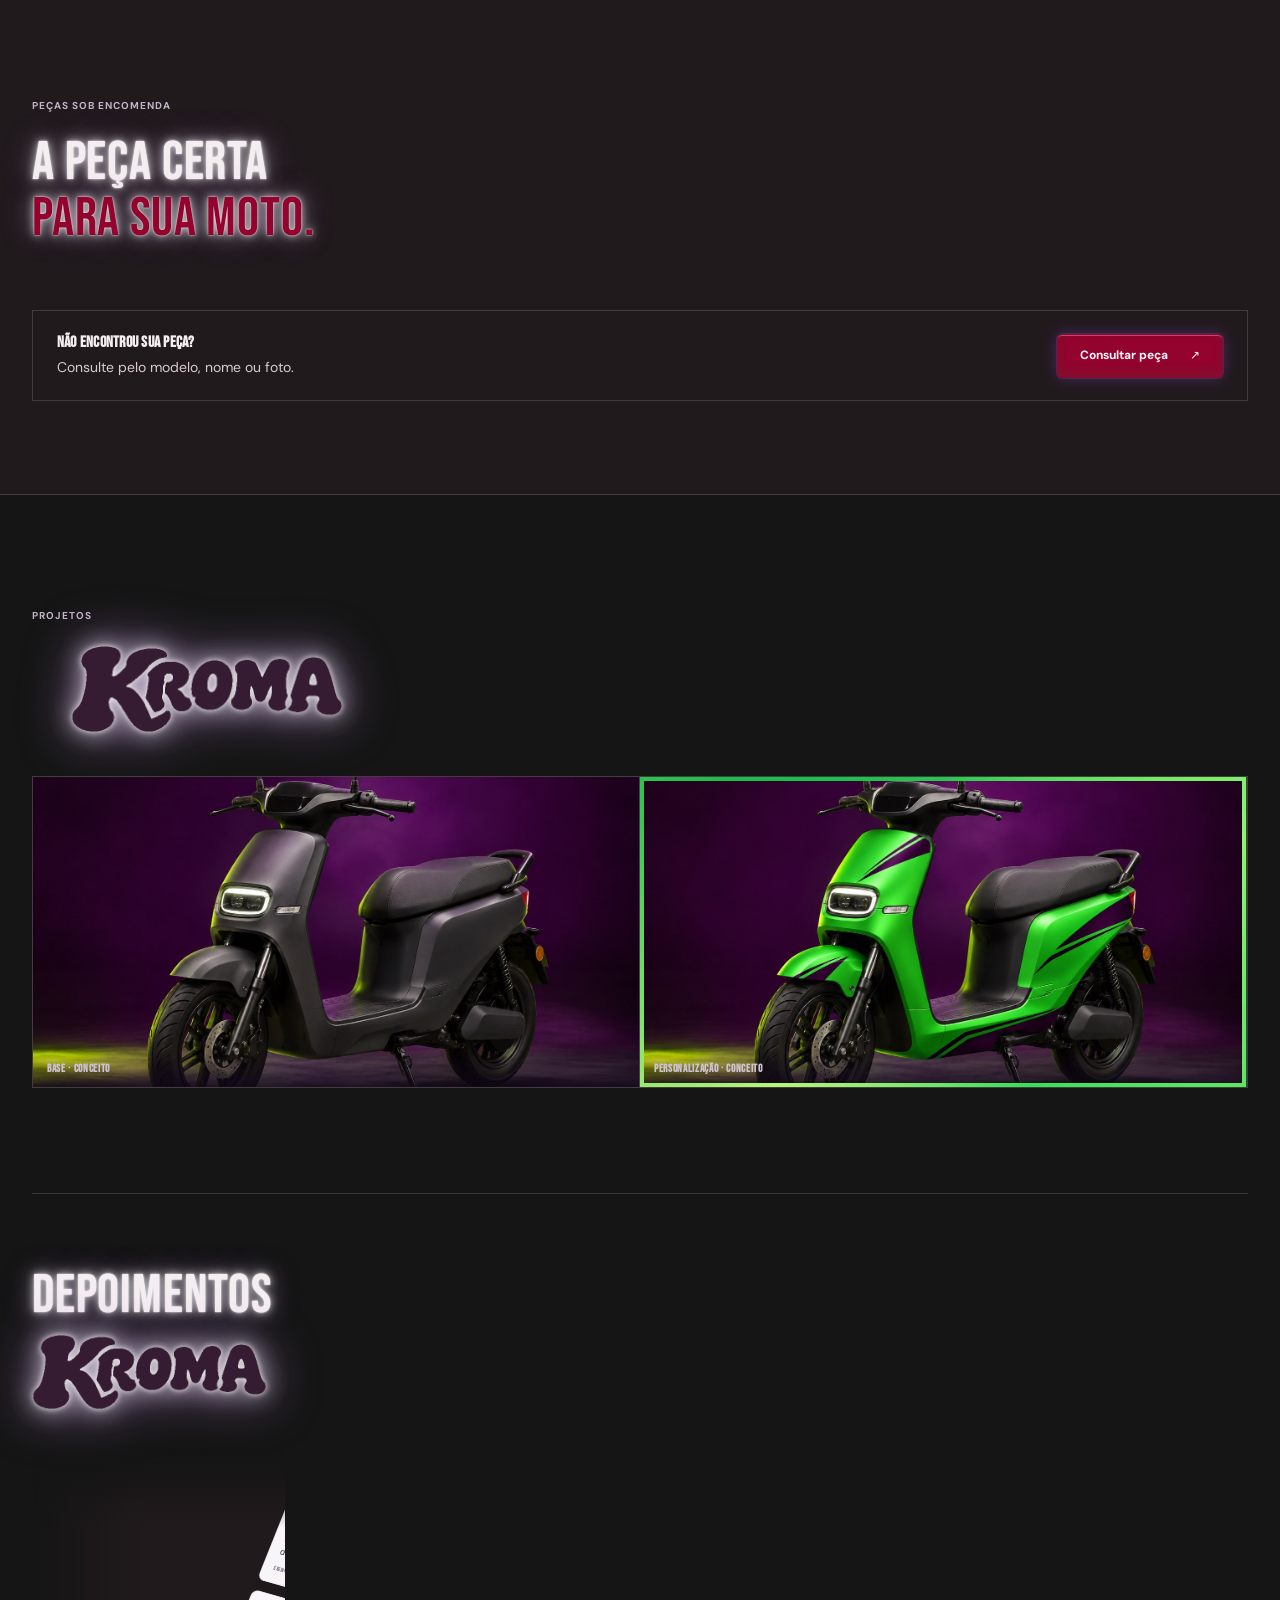
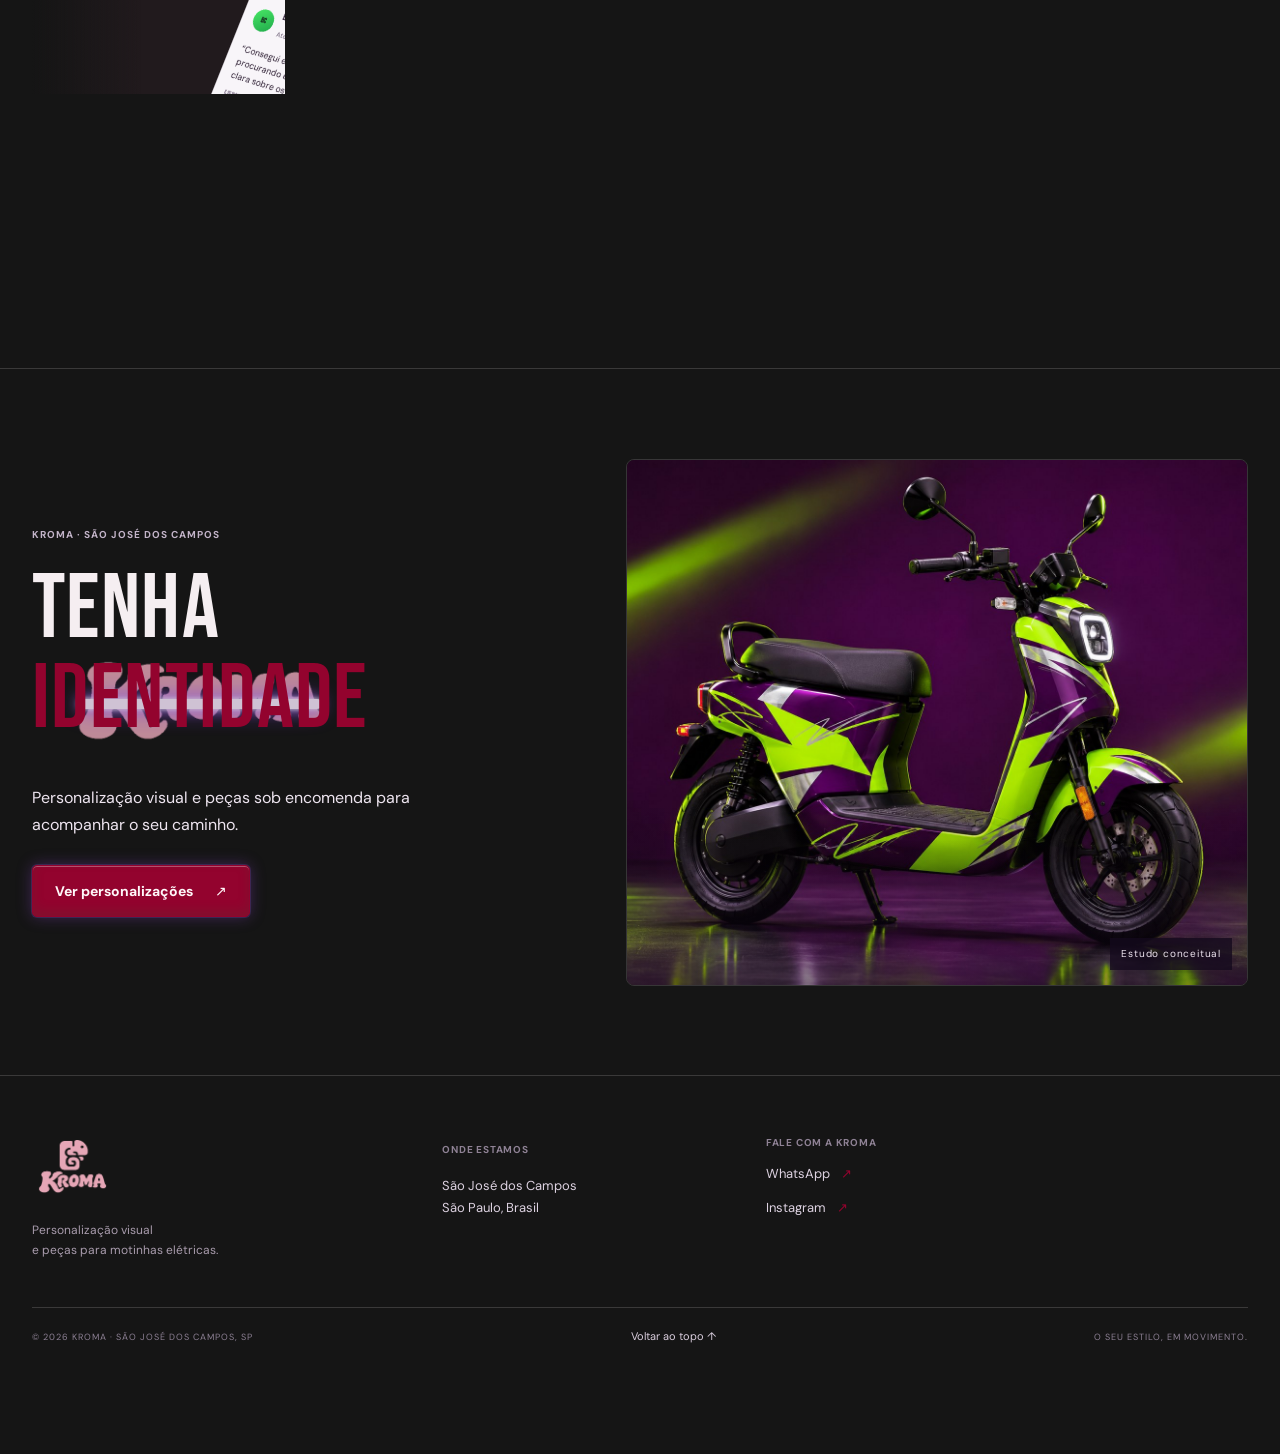
<file: teste-estilo-02-burgundy.html>
<!doctype html>
<html lang="pt-BR">
<head>
  <meta charset="utf-8">
  <meta name="viewport" content="width=device-width, initial-scale=1">
  <meta name="theme-color" content="#170a20">
  <meta name="description" content="Personalização visual e peças sob encomenda para motos elétricas em São José dos Campos. KROMA — sua moto, sua identidade.">
  <title>KROMA — Sua moto, sua identidade</title>
  <link rel="icon" type="image/png" href="assets/brand/estilo-02-burgundy/kroma-simbolo.png">
  <link rel="preconnect" href="https://fonts.googleapis.com">
  <link rel="preconnect" href="https://fonts.gstatic.com" crossorigin>
  <link href="https://fonts.googleapis.com/css2?family=Bowlby+One+SC&family=Righteous&family=DM+Sans:wght@400;500;600;700&family=Space+Grotesk:wght@400;500;600;700&display=swap" rel="stylesheet">
  <link href="https://fonts.googleapis.com/css2?family=Bebas+Neue&display=swap" rel="stylesheet">
  <link rel="stylesheet" href="styles.css">
  <link rel="stylesheet" href="teste-estilo-02-burgundy.css">
</head>
<body>
  <a class="skip-link" href="#conteudo">Pular para o conteúdo</a>
  <header class="site-header">
    <div class="header-inner">
      <a class="brand" href="#inicio" aria-label="KROMA — início"><img src="assets/brand/estilo-02-burgundy/kroma-logo-vertical.png" alt=""></a>
      <div class="nav-shell">
        <nav class="site-nav" id="site-nav" aria-label="Navegação principal">
          <a href="#personalizacao">Personalização</a><a href="#pecas">Peças</a>
        </nav>
        <div class="header-actions"><button class="button button-small button-primary contact-action" data-contact="quote-header" type="button">Pedir orçamento</button><button class="menu-toggle" type="button" aria-label="Abrir menu" aria-expanded="false" aria-controls="site-nav"><span class="menu-glyph" aria-hidden="true"><i></i><i></i><i></i></span></button></div>
      </div>
    </div>
  </header>
  <main id="conteudo">
    <section class="hero" id="inicio" aria-labelledby="hero-title">
      <div class="hero-copy">
        <p class="eyebrow"><span class="eyebrow-dot"></span> São José dos Campos, SP</p>
        <h1 id="hero-title">Sua moto,<br><span>do seu jeito.</span></h1>
        <p class="hero-intro">Damos mais personalidade às motinhas elétricas e ajudamos você a encontrar peças sob encomenda, com compatibilidade confirmada antes do pedido.</p>
        <div class="hero-actions"><a class="button button-primary" href="kromas-teste-estilo-02-burgundy.html">Ver personalizações <span aria-hidden="true">↗</span></a><a class="button button-ghost" href="#pecas">Ver peças <span aria-hidden="true">↓</span></a></div>
      </div>
      <div class="hero-visual" role="img" aria-label="Imagem conceitual de uma motinha elétrica personalizada; não representa um projeto realizado pela KROMA.">
        <div class="visual-frame"><picture><source media="(max-width: 760px)" srcset="assets/images/site/home/kroma-hero-mobile.png"><img src="assets/images/site/home/kroma-hero-conceito.jpg" alt=""></picture></div>
        <div class="visual-caption"><span>CONCEITO KROMA</span><span>São José dos Campos</span></div>
      </div>
    </section>
    <section class="section-shell service-section" id="personalizacao" aria-labelledby="custom-title">
      <div class="section-heading"><div><p class="eyebrow">Personalização</p><h2 id="custom-title"><span>Sua identidade.</span></h2></div><p class="section-summary">Adesivagem e acabamento de carenagem em São José dos Campos.</p></div>
      <div class="service-content">
        <div class="service-details">
          <div class="steps">
            <article class="step"><span class="step-num">01</span><div><h3>Conte sua ideia</h3><p>Modelo, fotos e sua ideia.</p></div></article>
            <article class="step"><span class="step-num">02</span><div><h3>Receba o orçamento</h3><p>Confirmamos escopo e valor.</p></div></article>
            <article class="step"><span class="step-num">03</span><div><h3>Agende o serviço</h3><p>Depois da sua aprovação.</p></div></article>
          </div>
          <button class="button button-primary contact-action" data-contact="quote-personalization" type="button">Pedir orçamento <span aria-hidden="true">↗</span></button><p class="contact-status" data-status="quote-personalization" role="status" hidden></p>
        </div>
        <div class="service-art"><img src="assets/images/site/home/personalizacao-conceito.jpg" alt="Estudo conceitual de motinha elétrica com grafismos ousados em verde, roxo e prata"><span>Estudo conceitual</span></div>
      </div>
    </section>
    <section class="parts-section" id="pecas" aria-labelledby="parts-title"><div class="section-shell">
      <div class="section-heading parts-heading"><div><p class="eyebrow">Peças sob encomenda</p><h2 id="parts-title">A peça certa<br><span>para sua moto.</span></h2></div></div>
      <div class="product-grid" id="product-grid" aria-live="polite"></div>
      <div class="order-strip order-strip-simple" id="como-encomendar"><div class="order-copy"><h3>Não encontrou sua peça?</h3><p>Consulte pelo modelo, nome ou foto.</p></div><button class="button button-primary contact-action" data-contact="parts" type="button">Consultar peça <span aria-hidden="true">↗</span></button></div><p class="contact-status parts-status" data-status="parts" role="status" hidden></p>
    </div></section>
    <section class="project-section section-shell" id="projetos" aria-labelledby="project-title">
      <div class="project-top"><div><p class="eyebrow">Projetos</p><h2 id="project-title"><img class="kroma-wordmark kroma-wordmark-project" src="assets/brand/estilo-02-burgundy/kroma-wordmark.png" alt="KROMA"></h2></div></div>
      <div class="project-card"><figure class="project-photo"><img src="assets/images/site/projetos/estudo-antes.jpg" alt="Estudo visual conceitual de motinha elétrica em tom grafite"><figcaption class="photo-caption">Base · conceito</figcaption></figure><figure class="project-photo project-photo-after"><img src="assets/images/site/projetos/estudo-depois.jpg" alt="Estudo visual conceitual da motinha com carenagem verde e grafismos roxos"><figcaption class="photo-caption">Personalização · conceito</figcaption></figure></div>
    </section>
    <section class="reviews-section section-shell" id="avaliacoes" aria-labelledby="reviews-title">
      <div class="reviews-heading"><div><h2 id="reviews-title">Depoimentos</h2><img class="kroma-wordmark kroma-wordmark-reviews" src="assets/brand/estilo-02-burgundy/kroma-wordmark.png" alt="KROMA"></div></div>
      <div class="review-stage" role="group" aria-label="Exemplos fictícios de depoimentos, criados apenas para pré-visualização">
        <div class="review-columns" id="review-columns"></div>
        <div class="review-fade" aria-hidden="true"></div>
      </div>
    </section>
    <section class="future-section" id="future-section" aria-labelledby="cta-title"><div class="future-visual"><picture><source media="(max-width: 760px)" srcset="assets/images/site/home/kroma-identidade-mobile.png"><img src="assets/images/site/home/personalizacao-conceito.jpg" alt="Imagem conceitual de uma motinha elétrica com visual personalizado"></picture><span>Estudo conceitual</span></div><div class="section-shell future-content"><p class="eyebrow">KROMA · SÃO JOSÉ DOS CAMPOS</p><h2 id="cta-title" aria-label="Tenha identidade.">Tenha<br><span class="identity-swap"><span class="identity-kroma" aria-hidden="true"><img class="identity-kroma-mark" src="assets/brand/estilo-02-burgundy/kroma-wordmark.png" alt=""></span><span class="identity-replacement" aria-hidden="true">identidade</span></span><span class="sr-only">identidade.</span></h2><p>Personalização visual e peças sob encomenda para acompanhar o seu caminho.</p><a class="button button-primary" href="kromas-teste-estilo-02-burgundy.html">Ver personalizações <span aria-hidden="true">↗</span></a></div></section>
  </main>
  <footer class="site-footer"><div class="section-shell footer-main"><div class="footer-brand"><a class="brand brand-footer" href="#inicio" aria-label="KROMA — voltar ao início"><img src="assets/brand/estilo-02-burgundy/kroma-logo-vertical.png" alt=""></a><p>Personalização visual<br>e peças para motinhas elétricas.</p></div><div class="footer-location"><span class="footer-label">ONDE ESTAMOS</span><p>São José dos Campos<br>São Paulo, Brasil</p></div><div class="footer-contact"><span class="footer-label">FALE COM A KROMA</span><button class="footer-link contact-action" data-contact="footer" type="button">WhatsApp <span aria-hidden="true">↗</span></button><span class="contact-status" data-status="footer" role="status" hidden></span><a class="footer-link instagram-link" href="#">Instagram <span aria-hidden="true">↗</span></a></div></div><div class="section-shell footer-bottom"><span>© <span id="year"></span> KROMA · SÃO JOSÉ DOS CAMPOS, SP</span><a href="#inicio">Voltar ao topo ↑</a><span>O SEU ESTILO, EM MOVIMENTO.</span></div></footer>
    <button class="whatsapp-float contact-action" data-contact="floating" type="button" aria-label="Falar com a KROMA pelo WhatsApp"><svg viewBox="0 0 24 24" aria-hidden="true"><path class="whatsapp-mark" d="M12 2.15a9.78 9.78 0 0 0-8.34 14.88l-1.3 4.82 4.94-1.3A9.8 9.8 0 1 0 12 2.15Z"/><path class="whatsapp-handset" d="M8.25 6.65c-.34-.12-.7-.14-1.04-.1-.35.04-.75.28-1.04.62-.3.35-1.1 1.08-1.1 2.65s1.13 3.07 1.28 3.28c.16.22 2.2 3.55 5.4 4.82 2.67 1.06 3.22.85 3.8.8.58-.06 1.88-.77 2.15-1.52.26-.75.26-1.39.18-1.52-.08-.14-.3-.22-.63-.39l-2.2-1.05c-.3-.14-.52-.21-.74.14-.22.35-.85 1.06-1.04 1.28-.19.22-.38.25-.7.08-.32-.16-1.35-.5-2.57-1.54-.95-.8-1.59-1.8-1.78-2.12-.19-.32-.02-.5.14-.66.14-.14.32-.37.48-.55.16-.19.21-.32.32-.54.11-.21.05-.4-.03-.56-.08-.16-.72-1.72-1.01-2.36-.25-.56-.52-.55-.72-.56Z"/></svg></button>
  <p class="contact-toast" data-status="global" role="status" hidden></p>
  <script src="contact-config.js" defer></script>
  <script src="app.js" defer></script>
</body>
</html>
</file>
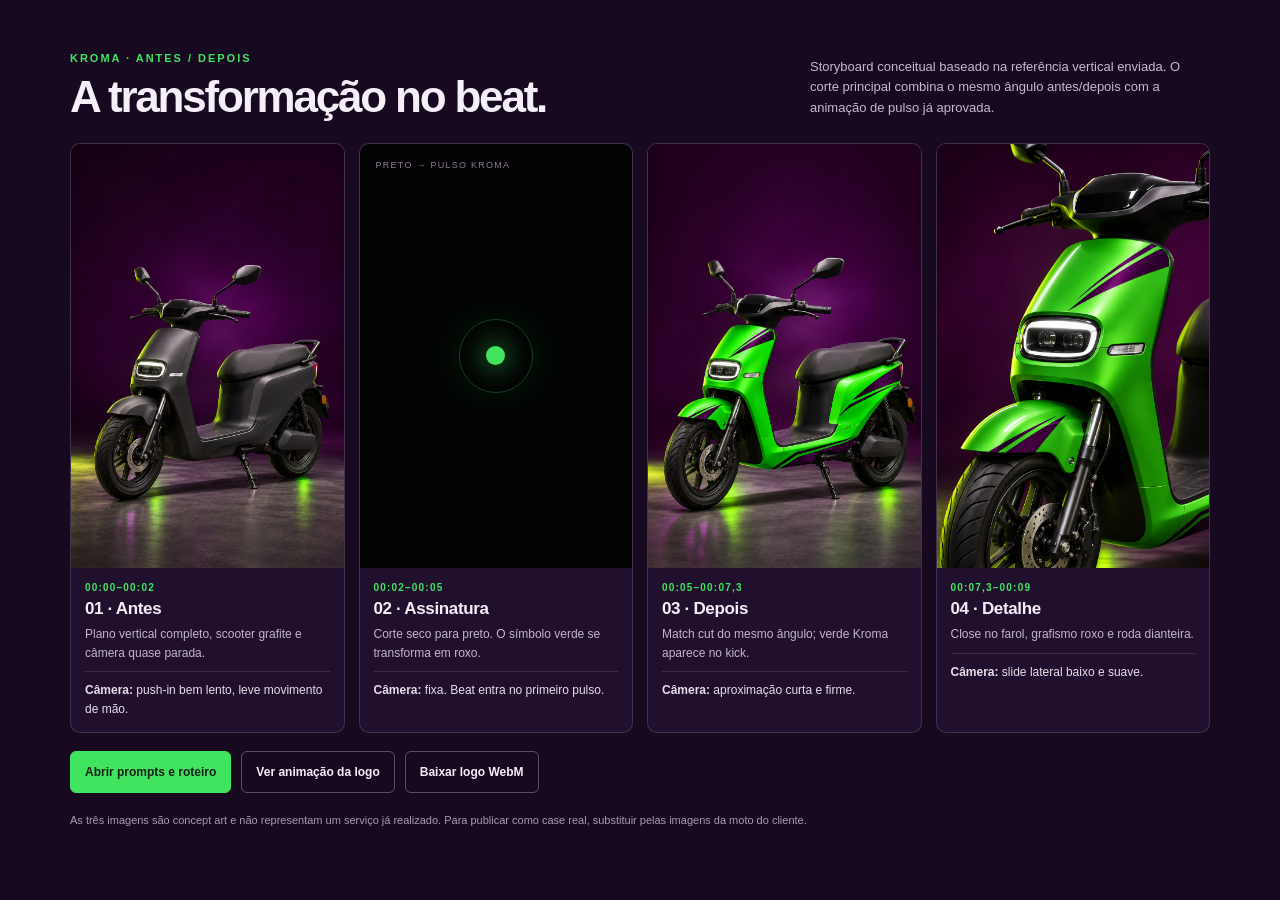
<file: materiais/antes-depois/kroma-antes-depois-storyboard.html>
<!doctype html>
<html lang="pt-BR">
<head>
  <meta charset="utf-8">
  <meta name="viewport" content="width=device-width, initial-scale=1">
  <meta name="theme-color" content="#170a20">
  <title>KROMA — storyboard antes e depois</title>
  <style>
    :root{--violet:#170a20;--panel:#21102d;--green:#40e45f;--paper:#f5f1e8;--muted:#c6bacb}
    *{box-sizing:border-box}
    body{margin:0;background:var(--violet);color:#f5f0f7;font-family:Inter,"Segoe UI",Arial,sans-serif}
    main{width:min(1140px,calc(100% - 40px));margin:auto;padding:50px 0 42px}
    header{display:flex;justify-content:space-between;align-items:end;gap:24px;margin-bottom:24px}
    .eyebrow{margin:0 0 8px;color:var(--green);font-size:11px;font-weight:800;letter-spacing:.18em;text-transform:uppercase}
    h1{margin:0;font-size:clamp(28px,5vw,44px);line-height:1;letter-spacing:-.05em}
    .intro{max-width:400px;margin:0;color:var(--muted);font-size:13px;line-height:1.6}
    .grid{display:grid;grid-template-columns:repeat(4,minmax(0,1fr));gap:14px}
    article{overflow:hidden;border:1px solid rgba(245,240,247,.15);border-radius:10px;background:var(--panel)}
    .visual{aspect-ratio:9/14;background:#09050d;position:relative;display:grid;place-items:center;overflow:hidden}
    .visual img{height:100%;width:100%;object-fit:cover;display:block}
    .black{background:#020203;text-align:center}
    .black:before{content:"";width:72px;height:72px;border:1px solid rgba(64,228,95,.28);border-radius:50%;box-shadow:0 0 48px rgba(64,228,95,.12);position:absolute}
    .black .orb{height:19px;width:19px;border-radius:50%;background:var(--green);box-shadow:0 0 28px var(--green);z-index:1}
    .black .tag{position:absolute;top:16px;left:16px;color:#8d7c96;font-size:9px;letter-spacing:.14em;text-transform:uppercase}
    .copy{padding:14px}
    .time{display:block;color:var(--green);font-size:10px;font-weight:800;letter-spacing:.12em}
    h2{margin:6px 0;font-size:17px;letter-spacing:-.02em}
    p{margin:0;color:#c2b6c8;font-size:12px;line-height:1.55}
    .camera{margin-top:9px;padding-top:9px;border-top:1px solid rgba(245,240,247,.12);color:#e7deeb}
    .actions{display:flex;gap:10px;flex-wrap:wrap;margin-top:18px}
    a{display:inline-flex;align-items:center;min-height:42px;padding:0 14px;border:1px solid rgba(245,240,247,.3);border-radius:6px;color:#f5f0f7;text-decoration:none;font-size:12px;font-weight:700}
    a:hover{border-color:var(--green);color:var(--green)}
    a.primary{background:var(--green);color:#102016;border-color:var(--green)}
    .note{margin-top:19px;color:#a99bae;font-size:11px;line-height:1.6}
    @media(max-width:850px){.grid{grid-template-columns:repeat(2,minmax(0,1fr))}}
    @media(max-width:520px){main{padding-top:34px}header{display:block}.intro{margin-top:13px}.grid{grid-template-columns:1fr}.visual{aspect-ratio:9/13}}
  </style>
</head>
<body>
  <main>
    <header>
      <div><p class="eyebrow">Kroma · antes / depois</p><h1>A transformação no beat.</h1></div>
      <p class="intro">Storyboard conceitual baseado na referência vertical enviada. O corte principal combina o mesmo ângulo antes/depois com a animação de pulso já aprovada.</p>
    </header>
    <section class="grid" aria-label="Storyboard em quatro cenas">
      <article>
        <div class="visual"><img src="../../assets/images/campanhas/antes-depois/kroma-video-01-antes-conceito.png" alt="Scooter conceitual antes da personalização"></div>
        <div class="copy"><span class="time">00:00–00:02</span><h2>01 · Antes</h2><p>Plano vertical completo, scooter grafite e câmera quase parada.</p><p class="camera"><strong>Câmera:</strong> push-in bem lento, leve movimento de mão.</p></div>
      </article>
      <article>
        <div class="visual black"><span class="tag">preto → pulso Kroma</span><span class="orb"></span></div>
        <div class="copy"><span class="time">00:02–00:05</span><h2>02 · Assinatura</h2><p>Corte seco para preto. O símbolo verde se transforma em roxo.</p><p class="camera"><strong>Câmera:</strong> fixa. Beat entra no primeiro pulso.</p></div>
      </article>
      <article>
        <div class="visual"><img src="../../assets/images/campanhas/antes-depois/kroma-video-03-depois-conceito.png" alt="Scooter conceitual depois da personalização verde e roxa"></div>
        <div class="copy"><span class="time">00:05–00:07,3</span><h2>03 · Depois</h2><p>Match cut do mesmo ângulo; verde Kroma aparece no kick.</p><p class="camera"><strong>Câmera:</strong> aproximação curta e firme.</p></div>
      </article>
      <article>
        <div class="visual"><img src="../../assets/images/campanhas/antes-depois/kroma-video-04-detalhe-conceito.png" alt="Detalhe conceitual da pintura, farol e roda dianteira"></div>
        <div class="copy"><span class="time">00:07,3–00:09</span><h2>04 · Detalhe</h2><p>Close no farol, grafismo roxo e roda dianteira.</p><p class="camera"><strong>Câmera:</strong> slide lateral baixo e suave.</p></div>
      </article>
    </section>
    <div class="actions">
      <a class="primary" href="kroma-antes-depois-brief.md">Abrir prompts e roteiro</a>
      <a href="../previews/kroma-motion-01.html">Ver animação da logo</a>
      <a href="../../assets/brand/KROMA-pulso-de-cor-transparente.webm" download>Baixar logo WebM</a>
    </div>
    <p class="note">As três imagens são concept art e não representam um serviço já realizado. Para publicar como case real, substituir pelas imagens da moto do cliente.</p>
  </main>
</body>
</html>
</file>
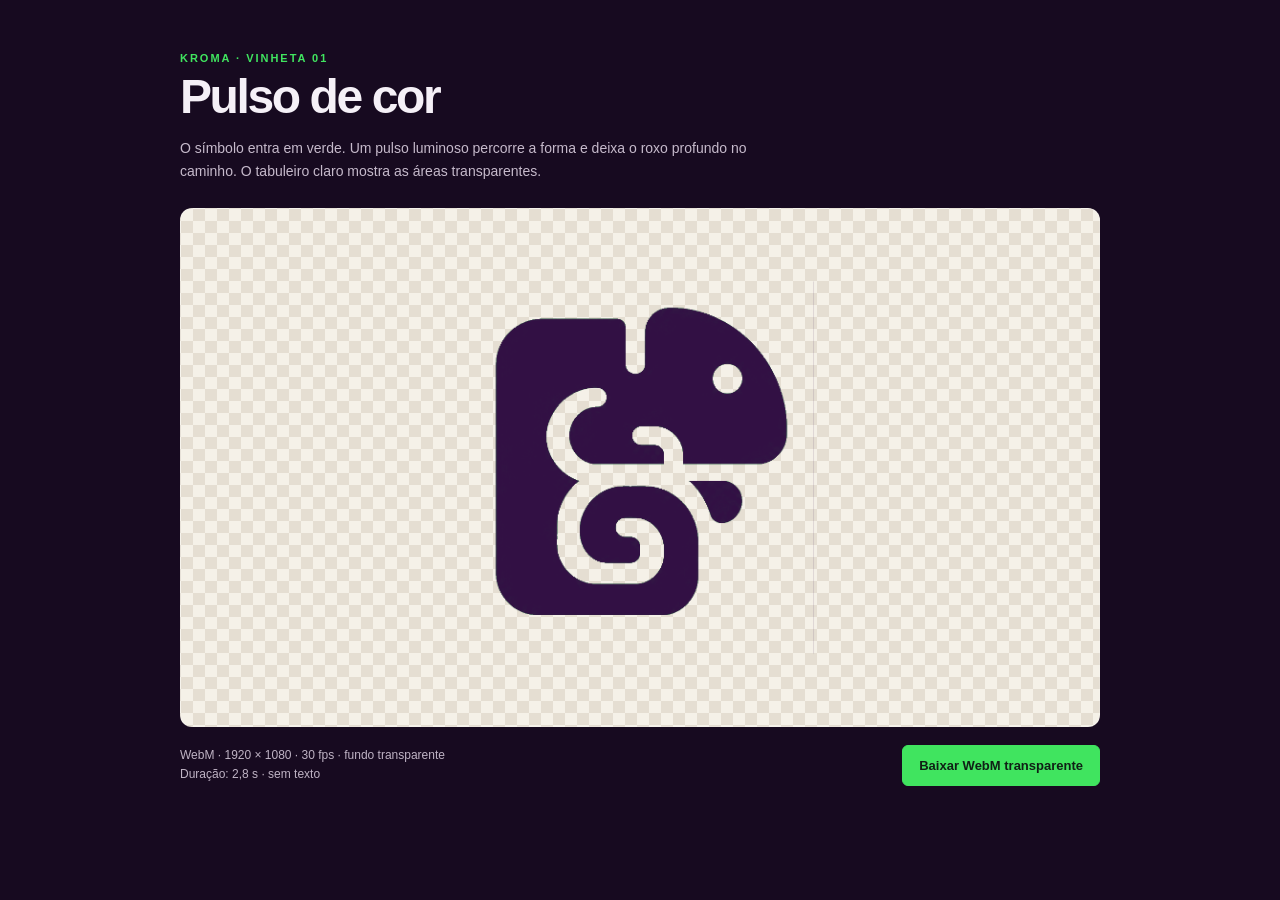
<file: materiais/previews/kroma-motion-01.html>
<!doctype html>
<html lang="pt-BR">
<head>
  <meta charset="utf-8">
  <meta name="viewport" content="width=device-width, initial-scale=1">
  <meta name="theme-color" content="#170a20">
  <title>KROMA — pulso de cor</title>
  <style>
    :root{--violet:#170a20;--purple:#321044;--green:#40e45f;--paper:#f5f1e8}
    *{box-sizing:border-box}
    body{margin:0;background:var(--violet);color:#f5f0f7;font-family:Inter,"Segoe UI",Arial,sans-serif}
    main{width:min(920px,calc(100% - 36px));margin:auto;padding:52px 0 42px}
    .eyebrow{margin:0 0 9px;color:var(--green);font-size:11px;font-weight:800;letter-spacing:.18em;text-transform:uppercase}
    h1{margin:0;font-size:clamp(30px,5vw,48px);line-height:1;letter-spacing:-.05em}
    .intro{max-width:590px;color:#c6bacb;font-size:14px;line-height:1.65;margin:16px 0 25px}
    .artboard{position:relative;overflow:hidden;border:1px solid rgba(245,240,247,.18);border-radius:12px;background-color:var(--paper);background-image:linear-gradient(45deg,#e5ded2 25%,transparent 25%),linear-gradient(-45deg,#e5ded2 25%,transparent 25%),linear-gradient(45deg,transparent 75%,#e5ded2 75%),linear-gradient(-45deg,transparent 75%,#e5ded2 75%);background-size:24px 24px;background-position:0 0,0 12px,12px -12px,-12px 0}
    canvas{display:block;width:100%;height:auto;aspect-ratio:16/9}
    .controls{display:flex;align-items:center;justify-content:space-between;gap:18px;margin-top:18px}
    .controls p{margin:0;color:#bfb3c4;font-size:12px;line-height:1.6}
    button{flex:none;border:1px solid var(--green);border-radius:6px;padding:12px 16px;background:var(--green);color:#102016;font:800 13px/1.2 Inter,"Segoe UI",Arial,sans-serif;cursor:pointer;transition:background .2s,transform .2s}
    button:hover{background:#72f287;transform:translateY(-1px)}
    button:disabled{opacity:.65;cursor:wait;transform:none}
    #status{min-height:18px;margin:9px 0 0;color:#bfb3c4;font-size:12px}
    @media(max-width:600px){main{padding-top:34px}.controls{align-items:flex-start;flex-direction:column}}
    @media(prefers-reduced-motion:reduce){*{scroll-behavior:auto}}
  </style>
</head>
<body>
  <main>
    <p class="eyebrow">Kroma · vinheta 01</p>
    <h1>Pulso de cor</h1>
    <p class="intro">O símbolo entra em verde. Um pulso luminoso percorre a forma e deixa o roxo profundo no caminho. O tabuleiro claro mostra as áreas transparentes.</p>
    <div class="artboard"><canvas id="preview" width="960" height="540" aria-label="Prévia animada do símbolo Kroma"></canvas></div>
    <div class="controls">
      <p>WebM · 1920 × 1080 · 30 fps · fundo transparente<br>Duração: 2,8 s · sem texto</p>
      <button id="download" type="button" disabled>Preparando prévia…</button>
    </div>
    <p id="status" aria-live="polite"></p>
  </main>
  <script>
    const OUTPUT_W = 1920;
    const OUTPUT_H = 1080;
    const DURATION = 2.8;
    const GREEN = '#40e45f';
    const PURPLE = '#321044';
    const source = new Image();
    const preview = document.querySelector('#preview');
    const previewCtx = preview.getContext('2d');
    const exportCanvas = document.createElement('canvas');
    exportCanvas.width = OUTPUT_W;
    exportCanvas.height = OUTPUT_H;
    const exportCtx = exportCanvas.getContext('2d');
    const layer = document.createElement('canvas');
    layer.width = OUTPUT_W;
    layer.height = OUTPUT_H;
    const layerCtx = layer.getContext('2d');
    let maskCanvas;
    let maskW;
    let maskH;
    let ready = false;

    function ease(t){ return 1 - Math.pow(1 - Math.max(0, Math.min(1, t)), 3); }
    function drawLayer(ctx, color, x, y, w, h, clipLeft = -Infinity, clipRight = Infinity){
      layerCtx.clearRect(0, 0, OUTPUT_W, OUTPUT_H);
      layerCtx.save();
      layerCtx.beginPath();
      layerCtx.rect(Math.max(0, clipLeft), 0, Math.max(0, Math.min(OUTPUT_W, clipRight) - Math.max(0, clipLeft)), OUTPUT_H);
      layerCtx.clip();
      layerCtx.fillStyle = color;
      layerCtx.fillRect(x, y, w, h);
      layerCtx.globalCompositeOperation = 'destination-in';
      layerCtx.drawImage(maskCanvas, x, y, w, h);
      layerCtx.restore();
      ctx.drawImage(layer, 0, 0);
    }
    function render(ctx, width, height, elapsed){
      if (!ready) return;
      ctx.clearRect(0, 0, width, height);
      const scale = Math.min(width * .46 / maskW, height * .72 / maskH);
      const markW = maskW * scale;
      const markH = maskH * scale;
      const x = (width - markW) / 2;
      const y = (height - markH) / 2;
      const enter = ease(elapsed / .24);
      const pulse = ease((elapsed - .28) / 1.48);
      const front = x + markW * pulse;
      const edgeWidth = Math.max(20, markW * .035);
      ctx.save();
      ctx.globalAlpha = enter;
      ctx.translate(width / 2, height / 2);
      const scaleIn = .94 + .06 * enter;
      ctx.scale(scaleIn, scaleIn);
      ctx.translate(-width / 2, -height / 2);
      drawLayer(ctx, GREEN, x, y, markW, markH);
      if (elapsed > .28) {
        drawLayer(ctx, PURPLE, x, y, markW, markH, 0, front);
        if (pulse < 1) {
          const edgeX = front - edgeWidth * .55;
          layerCtx.clearRect(0, 0, OUTPUT_W, OUTPUT_H);
          const glow = layerCtx.createLinearGradient(edgeX - edgeWidth, 0, edgeX + edgeWidth, 0);
          glow.addColorStop(0, 'rgba(64,228,95,0)');
          glow.addColorStop(.48, 'rgba(103,255,128,.82)');
          glow.addColorStop(.62, 'rgba(225,255,225,.96)');
          glow.addColorStop(1, 'rgba(64,228,95,0)');
          layerCtx.fillStyle = glow;
          layerCtx.fillRect(edgeX - edgeWidth, y, edgeWidth * 2, markH);
          layerCtx.globalCompositeOperation = 'destination-in';
          layerCtx.drawImage(maskCanvas, x, y, markW, markH);
          layerCtx.globalCompositeOperation = 'source-over';
          ctx.drawImage(layer, 0, 0);
        }
      }
      ctx.restore();
    }
    function animatePreview(now){
      render(previewCtx, preview.width, preview.height, (now % (DURATION * 1000)) / 1000);
      requestAnimationFrame(animatePreview);
    }
    function prepareMask(){
      maskW = source.naturalWidth;
      maskH = source.naturalHeight;
      const maskCtx = document.createElement('canvas').getContext('2d');
      maskCtx.canvas.width = maskW;
      maskCtx.canvas.height = maskH;
      maskCtx.drawImage(source, 0, 0);
      const image = maskCtx.getImageData(0, 0, maskW, maskH);
      const px = image.data;
      for (let i = 0; i < px.length; i += 4) {
        const alpha = Math.max(0, Math.min(255, Math.round((px[i + 1] - 24) * 1.9)));
        px[i] = 255; px[i + 1] = 255; px[i + 2] = 255; px[i + 3] = alpha;
      }
      maskCtx.putImageData(image, 0, 0);
      maskCanvas = maskCtx.canvas;
      ready = true;
      document.querySelector('#download').disabled = false;
      document.querySelector('#download').textContent = 'Baixar WebM transparente';
      requestAnimationFrame(animatePreview);
    }
    source.onload = prepareMask;
    source.src = '../../assets/brand/kroma-simbolo.png';

    document.querySelector('#download').addEventListener('click', () => {
      const button = document.querySelector('#download');
      const status = document.querySelector('#status');
      if (!window.MediaRecorder || !exportCanvas.captureStream) {
        status.textContent = 'Este navegador não oferece gravação WebM pelo canvas.';
        return;
      }
      const types = ['video/webm;codecs=vp9', 'video/webm;codecs=vp8', 'video/webm'];
      const mimeType = types.find(type => MediaRecorder.isTypeSupported(type));
      if (!mimeType) {
        status.textContent = 'Este navegador não encontrou um codificador WebM compatível.';
        return;
      }
      button.disabled = true;
      button.textContent = 'Renderizando…';
      status.textContent = 'Renderizando a vinheta em 1920 × 1080…';
      const stream = exportCanvas.captureStream(30);
      const recorder = new MediaRecorder(stream, {mimeType, videoBitsPerSecond: 8000000});
      const chunks = [];
      recorder.ondataavailable = event => { if (event.data.size) chunks.push(event.data); };
      recorder.onerror = () => {
        status.textContent = 'Não foi possível renderizar o WebM neste navegador.';
        button.disabled = false;
        button.textContent = 'Tentar novamente';
        stream.getTracks().forEach(track => track.stop());
      };
      recorder.onstop = async () => {
        const blob = new Blob(chunks, {type:mimeType});
        stream.getTracks().forEach(track => track.stop());
        button.disabled = false;
        button.textContent = 'Baixar WebM transparente';
        try {
          const saved = await fetch('http://localhost:8001/save', {method:'POST', headers:{'Content-Type':'video/webm'}, body:blob});
          if (!saved.ok) throw new Error('save unavailable');
          status.textContent = `Arquivo salvo em ../../assets/brand/KROMA-pulso-de-cor-transparente.webm · ${(blob.size / 1024 / 1024).toFixed(1)} MB · ${mimeType}`;
        } catch {
          const url = URL.createObjectURL(blob);
          const link = document.createElement('a');
          link.href = url;
          link.download = 'KROMA-pulso-de-cor-transparente.webm';
          link.click();
          setTimeout(() => URL.revokeObjectURL(url), 10000);
          status.textContent = `Baixando pelo navegador · ${(blob.size / 1024 / 1024).toFixed(1)} MB · ${mimeType}`;
        }
      };
      recorder.start(100);
      const started = performance.now();
      function capture(now){
        const elapsed = (now - started) / 1000;
        render(exportCtx, OUTPUT_W, OUTPUT_H, Math.min(elapsed, DURATION));
        if (elapsed >= DURATION) recorder.stop();
        else requestAnimationFrame(capture);
      }
      requestAnimationFrame(capture);
    });
  </script>
</body>
</html>
</file>
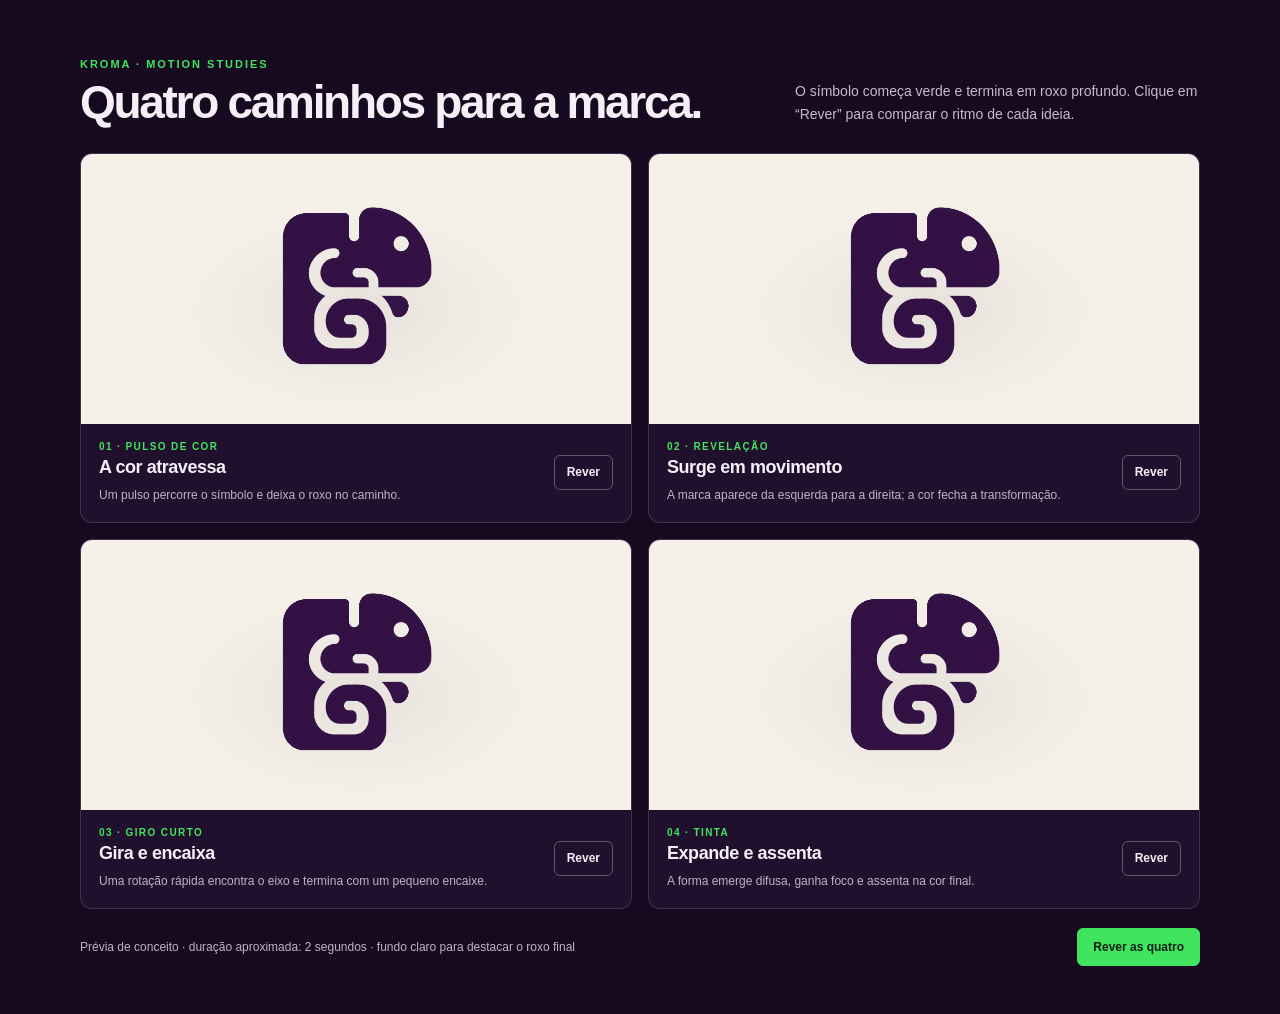
<file: materiais/previews/motion-preview.html>
<!doctype html>
<html lang="pt-BR">
<head>
  <meta charset="utf-8">
  <meta name="viewport" content="width=device-width, initial-scale=1">
  <meta name="theme-color" content="#170a20">
  <title>KROMA — estudos de animação</title>
  <style>
    :root{--violet:#170a20;--violet-2:#2a1735;--green:#40e45f;--purple:#321044;--paper:#f5f1e8;--ink:#21172a;--muted:#766d79}
    *{box-sizing:border-box}
    body{margin:0;background:var(--violet);color:#f5f0f7;font-family:Inter,"Segoe UI",Arial,sans-serif}
    main{width:min(1120px,calc(100% - 40px));margin:auto;padding:58px 0 48px}
    header{display:flex;align-items:end;justify-content:space-between;gap:28px;margin-bottom:28px}
    .eyebrow{margin:0 0 9px;color:var(--green);font-size:11px;font-weight:800;letter-spacing:.18em;text-transform:uppercase}
    h1{margin:0;font-size:clamp(28px,5vw,46px);line-height:1;letter-spacing:-.05em}
    .intro{max-width:405px;margin:0;color:#c6bacb;font-size:14px;line-height:1.6}
    .grid{display:grid;grid-template-columns:repeat(2,minmax(0,1fr));gap:16px}
    .card{overflow:hidden;border:1px solid rgba(245,240,247,.15);border-radius:12px;background:#21102d}
    .stage{height:270px;position:relative;display:grid;place-items:center;overflow:hidden;background:var(--paper)}
    .stage:after{position:absolute;inset:0;content:"";pointer-events:none;background:radial-gradient(ellipse at 50% 58%,rgba(50,16,68,.07),transparent 48%)}
    .logo{position:relative;width:190px;height:190px;--mask:none;mask-image:var(--mask);-webkit-mask-image:var(--mask);mask-size:contain;-webkit-mask-size:contain;mask-position:center;-webkit-mask-position:center;mask-repeat:no-repeat;-webkit-mask-repeat:no-repeat;background:var(--green);opacity:1;transform-origin:center;z-index:1}
    .logo:after{content:"";position:absolute;inset:0;background:var(--purple);opacity:0}
    .card[data-style="pulse"] .logo:after{background:#321044;opacity:1;clip-path:inset(0 0 0 100%);animation:pulse-sweep 2.1s cubic-bezier(.2,.75,.25,1) both}
    .card[data-style="draw"] .logo{animation:draw-in 1.9s cubic-bezier(.2,.8,.2,1) both}
    .card[data-style="draw"] .logo:after{opacity:1;background:#321044;clip-path:inset(100% 0 0 0);animation:draw-color 1.9s cubic-bezier(.2,.8,.2,1) both}
    .card[data-style="spin"] .logo{animation:spin-in 2s cubic-bezier(.2,.78,.18,1) both}
    .card[data-style="spin"] .logo:after{background:#321044;animation:spin-color 2s ease both}
    .card[data-style="ink"] .logo{animation:ink-in 2.15s cubic-bezier(.18,.75,.2,1) both}
    .card[data-style="ink"] .logo:after{background:#321044;animation:ink-color 2.15s ease both}
    @keyframes pulse-sweep{0%,15%{clip-path:inset(0 0 0 100%)}75%,100%{clip-path:inset(0)}}
    @keyframes draw-in{0%{clip-path:inset(0 100% 0 0);transform:scale(.96)}72%,100%{clip-path:inset(0 0 0 0);transform:scale(1)}}
    @keyframes draw-color{0%,55%{clip-path:inset(100% 0 0 0)}100%{clip-path:inset(0)}}
    @keyframes spin-in{0%{transform:rotate(-100deg) scale(.55);opacity:0}65%{transform:rotate(12deg) scale(1.04);opacity:1}100%{transform:rotate(0) scale(1);opacity:1}}
    @keyframes spin-color{0%,27%{opacity:0}60%,100%{opacity:1}}
    @keyframes ink-in{0%{transform:scale(.68);filter:blur(12px);opacity:0}60%{transform:scale(1.045);filter:blur(0);opacity:1}100%{transform:scale(1);filter:blur(0);opacity:1}}
    @keyframes ink-color{0%,35%{opacity:0}75%,100%{opacity:1}}
    .card-copy{padding:17px 18px 18px;display:grid;grid-template-columns:1fr auto;align-items:center;gap:8px 14px}
    .number{display:block;margin-bottom:5px;color:var(--green);font-size:10px;font-weight:800;letter-spacing:.14em}
    h2{margin:0;font-size:18px;letter-spacing:-.025em}
    .desc{grid-column:1;margin:0;color:#bfb3c4;font-size:12px;line-height:1.5}
    button{grid-column:2;grid-row:1 / span 2;border:1px solid rgba(245,240,247,.3);border-radius:6px;padding:9px 12px;background:transparent;color:#f5f0f7;font:600 12px/1.2 Inter,"Segoe UI",Arial,sans-serif;cursor:pointer;transition:background .2s,border-color .2s}
    button:hover{background:rgba(64,228,95,.12);border-color:var(--green)}
    .footer{display:flex;align-items:center;justify-content:space-between;gap:20px;margin-top:19px;color:#bfb3c4;font-size:12px}
    .footer button{background:var(--green);border-color:var(--green);color:#102016;font-weight:800;padding:11px 15px}
    .footer button:hover{background:#72f287}
    @media(max-width:700px){main{padding-top:36px}header{display:block}.intro{margin-top:14px}.grid{grid-template-columns:1fr}.stage{height:245px}.footer{align-items:flex-start;flex-direction:column}}
    @media(prefers-reduced-motion:reduce){.logo,.logo:after{animation-duration:.01ms!important}}
  </style>
</head>
<body>
  <main>
    <header>
      <div><p class="eyebrow">Kroma · motion studies</p><h1>Quatro caminhos para a marca.</h1></div>
      <p class="intro">O símbolo começa verde e termina em roxo profundo. Clique em “Rever” para comparar o ritmo de cada ideia.</p>
    </header>
    <section class="grid" aria-label="Quatro propostas de animação">
      <article class="card" data-style="pulse">
        <div class="stage"><div class="logo" role="img" aria-label="Símbolo Kroma animado"></div></div>
        <div class="card-copy"><div><span class="number">01 · PULSO DE COR</span><h2>A cor atravessa</h2></div><p class="desc">Um pulso percorre o símbolo e deixa o roxo no caminho.</p><button type="button">Rever</button></div>
      </article>
      <article class="card" data-style="draw">
        <div class="stage"><div class="logo" role="img" aria-label="Símbolo Kroma animado"></div></div>
        <div class="card-copy"><div><span class="number">02 · REVELAÇÃO</span><h2>Surge em movimento</h2></div><p class="desc">A marca aparece da esquerda para a direita; a cor fecha a transformação.</p><button type="button">Rever</button></div>
      </article>
      <article class="card" data-style="spin">
        <div class="stage"><div class="logo" role="img" aria-label="Símbolo Kroma animado"></div></div>
        <div class="card-copy"><div><span class="number">03 · GIRO CURTO</span><h2>Gira e encaixa</h2></div><p class="desc">Uma rotação rápida encontra o eixo e termina com um pequeno encaixe.</p><button type="button">Rever</button></div>
      </article>
      <article class="card" data-style="ink">
        <div class="stage"><div class="logo" role="img" aria-label="Símbolo Kroma animado"></div></div>
        <div class="card-copy"><div><span class="number">04 · TINTA</span><h2>Expande e assenta</h2></div><p class="desc">A forma emerge difusa, ganha foco e assenta na cor final.</p><button type="button">Rever</button></div>
      </article>
    </section>
    <div class="footer"><span>Prévia de conceito · duração aproximada: 2 segundos · fundo claro para destacar o roxo final</span><button id="replay-all" type="button">Rever as quatro</button></div>
  </main>
  <script>
    const source = new Image();
    source.onload = () => {
      const canvas = document.createElement('canvas');
      canvas.width = source.naturalWidth;
      canvas.height = source.naturalHeight;
      const ctx = canvas.getContext('2d', {willReadFrequently:true});
      ctx.drawImage(source, 0, 0);
      const frame = ctx.getImageData(0, 0, canvas.width, canvas.height);
      const px = frame.data;
      for (let i = 0; i < px.length; i += 4) {
        // Usa o canal verde da arte como máscara e remove o fundo roxo do PNG.
        const green = px[i + 1];
        px[i] = 255; px[i + 1] = 255; px[i + 2] = 255;
        px[i + 3] = Math.max(0, Math.min(255, Math.round((green - 24) * 1.9)));
      }
      ctx.putImageData(frame, 0, 0);
      const mask = `url("${canvas.toDataURL('image/png')}")`;
      document.querySelectorAll('.logo').forEach(el => el.style.setProperty('--mask', mask));
      replayAll();
    };
    source.src = '../../assets/brand/kroma-simbolo.png';
    function replay(card) {
      const style = card.dataset.style;
      card.dataset.style = '';
      void card.offsetWidth;
      card.dataset.style = style;
    }
    function replayAll(){ document.querySelectorAll('.card').forEach(replay); }
    document.querySelectorAll('.card button').forEach(button => button.addEventListener('click', () => replay(button.closest('.card'))));
    document.querySelector('#replay-all').addEventListener('click', replayAll);
  </script>
</body>
</html>
</file>
<file: styles.css>
/* Contatos ficam em contact-config.js; catálogo e dados de peças ficam em app.js. */
:root{--ink:#f5f0f7;--muted:#b9adbf;--violet:#170a20;--violet-2:#21102d;--violet-3:#2a1735;--green:#40e45f;--green-dark:#23c94b;--line:rgba(240,227,247,.14);--display:"Space Grotesk",Arial,sans-serif;--body:"DM Sans",Arial,sans-serif;--max:1240px}
*{box-sizing:border-box}html{scroll-behavior:smooth;scroll-padding-top:96px}body{margin:0;background:var(--violet);color:var(--ink);font-family:var(--body);font-size:16px;line-height:1.6;-webkit-font-smoothing:antialiased}a{color:inherit;text-decoration:none}button{font:inherit}.skip-link{position:absolute;left:12px;top:-60px;background:var(--green);color:#0d1510;padding:10px 14px;z-index:99;font-weight:700}.skip-link:focus{top:10px}:focus-visible{outline:3px solid var(--green);outline-offset:4px}.section-shell{width:min(calc(100% - 64px),var(--max));margin-inline:auto}.site-header{height:82px;position:sticky;top:0;z-index:20;background:rgba(23,10,32,.94);backdrop-filter:blur(15px);border-bottom:1px solid var(--line)}.header-inner{height:100%;width:min(calc(100% - 64px),var(--max));margin:auto;display:flex;align-items:center;justify-content:space-between}.brand{display:inline-flex;align-items:center;justify-content:flex-start}.brand img{width:75px;height:62px;object-fit:contain}.site-nav{display:flex;align-items:center;gap:38px;font-size:14px;font-weight:600}.site-nav>a{color:#e7dfea;transition:color .18s}.site-nav>a:hover,.footer-link:hover{color:var(--green)}.menu-toggle{display:none}.button{min-height:52px;display:inline-flex;align-items:center;justify-content:center;gap:22px;padding:0 22px;border-radius:5px;border:1px solid transparent;font-size:14px;font-weight:700;cursor:pointer;transition:transform .18s,background .18s,color .18s}.button:hover:not(:disabled){transform:translateY(-2px)}.button-primary{background:var(--green);color:#102016}.button-primary:hover:not(:disabled){background:#63f37b}.button-ghost{border-color:rgba(245,240,247,.42);background:rgba(23,10,32,.38);color:var(--ink)}.button-ghost:hover{border-color:var(--green);color:var(--green)}.button-small{min-height:42px;padding-inline:17px;gap:10px;font-size:13px}.button:disabled{cursor:not-allowed;background:#3a3040;border-color:#4c4252;color:#c1b9c7;opacity:1}
.hero{min-height:670px;padding-top:75px;display:grid;grid-template-columns:.84fr 1.16fr;grid-template-rows:1fr auto;column-gap:50px;position:relative}.hero-copy{padding-top:31px;max-width:540px}.eyebrow{margin:0 0 21px;font-size:11px;letter-spacing:.15em;font-weight:700;color:#c3b4c9;text-transform:uppercase}.eyebrow-dot,.live-dot{width:7px;height:7px;border-radius:50%;display:inline-block;background:var(--green);margin-right:10px;vertical-align:1px;box-shadow:0 0 15px rgba(64,228,95,.65)}.hero h1{font:600 clamp(52px,6vw,78px)/.99 var(--display);letter-spacing:-.065em;margin:0 0 24px}.hero h1 span,.section-heading h2 span,.project-top h2 span,.cta-inner h2 span{color:var(--green)}.hero-intro{max-width:440px;color:#d0c6d4;font-size:16px;line-height:1.75;margin-bottom:29px}.hero-actions{display:flex;gap:12px;flex-wrap:wrap}.hero-note{margin:22px 0 0;font-size:12px;color:#ada0b4}.hero-note span{color:var(--green);margin-right:7px}.hero-visual{align-self:center;position:relative;padding:0 10px 0 0}.visual-frame{height:auto;aspect-ratio:1.5;background:linear-gradient(145deg,#34213e 0%,#281333 59%,#1e1029 100%);border:1px solid rgba(245,240,247,.16);position:relative;overflow:hidden}.visual-frame:before{content:"";position:absolute;inset:0;background:radial-gradient(ellipse at 67% 62%,rgba(64,228,95,.15),transparent 49%);z-index:1;pointer-events:none}.visual-frame>img{height:100%;width:100%;object-fit:cover;display:block;opacity:.96}.visual-label{position:absolute;bottom:18px;left:18px;display:flex;align-items:center;gap:9px;padding:11px 13px;background:rgba(20,10,29,.9);border:1px solid rgba(255,255,255,.16);font-size:10px;line-height:1.5;color:#c7bacd;z-index:2}.visual-label .live-dot{margin:0}.visual-label strong{font-size:12px;color:white}.visual-index{position:absolute;right:18px;top:16px;color:#eee5ef;font:600 11px var(--display);letter-spacing:.14em;z-index:2}.visual-caption{display:flex;justify-content:space-between;padding:10px 2px;color:#a79aad;font-size:9px;letter-spacing:.13em;text-transform:uppercase}.hero-bottom{grid-column:1/-1;border-top:1px solid var(--line);padding:17px 0 16px;margin-top:35px;display:flex;justify-content:space-between;color:#95879b;font:600 10px var(--display);letter-spacing:.14em}.hero-bottom a{color:#ded3e3}.hero-bottom a span{margin-left:10px;color:var(--green)}
.intro-band{background:var(--green);color:#122019}.intro-band-inner{width:min(calc(100% - 64px),var(--max));min-height:156px;margin:auto;display:flex;align-items:center;gap:52px;position:relative;overflow:hidden}.intro-band p{margin:0;font:600 22px/1.35 var(--display);letter-spacing:-.035em}.intro-band p span{font-size:16px;font-weight:500;letter-spacing:-.015em;opacity:.72}.intro-divider{height:54px;width:1px;background:rgba(15,37,22,.3)}.band-mark{font:700 120px/.8 var(--display);letter-spacing:-.12em;position:absolute;right:16px;bottom:-24px;color:rgba(15,37,22,.1)}.service-section{padding-top:113px;padding-bottom:122px}.section-heading,.project-top{display:flex;align-items:flex-end;justify-content:space-between;gap:60px}.section-heading h2,.project-top h2,.cta-inner h2{font:600 clamp(39px,4.3vw,55px)/1.03 var(--display);letter-spacing:-.06em;margin:0}.section-summary{max-width:425px;color:#c5b9cb;font-size:15px;line-height:1.8;margin:0 0 5px}.service-content{display:grid;grid-template-columns:.94fr 1.06fr;gap:78px;margin-top:56px;align-items:center}.service-art{height:432px;background:#22122d;border:1px solid var(--line);position:relative;overflow:hidden}.service-art img{width:100%;height:100%;object-fit:cover}.service-art>span{position:absolute;bottom:15px;left:17px;color:#b9aabe;font-size:9px;letter-spacing:.14em}.service-lead{max-width:470px;font-size:17px;line-height:1.6;color:white;margin:0 0 22px}.steps{border-top:1px solid var(--line)}.step{min-height:92px;padding:17px 0;display:grid;grid-template-columns:38px 1fr 22px;gap:14px;border-bottom:1px solid var(--line)}.step-num{font:600 12px var(--display);color:var(--green);padding-top:3px}.step h3{margin:0 0 4px;font:600 17px var(--display);letter-spacing:-.02em}.step p{margin:0;color:#b9adbf;font-size:13px;line-height:1.6}.step-arrow{color:#85798b;font-size:17px}.service-tags{display:flex;flex-wrap:wrap;gap:8px;margin:19px 0 23px}.service-tags span{padding:6px 10px;border:1px solid rgba(244,230,250,.2);border-radius:2px;color:#ddd1e2;font-size:10px}.contact-status{color:#ffe2a1;font-size:12px;margin:10px 0 0}.contact-status[hidden]{display:none}
.parts-section{padding:99px 0 93px;background:#20102b;border-block:1px solid rgba(240,227,247,.08)}.parts-heading{margin-bottom:37px}.parts-heading .section-summary{margin-bottom:15px}.catalog-note{max-width:430px;margin:0;color:#a99cad;font-size:11px;line-height:1.7}.catalog-note span{display:inline-flex;align-items:center;justify-content:center;width:15px;height:15px;border:1px solid #766a7c;border-radius:50%;margin-right:6px;font-size:10px}.product-grid{display:grid;grid-template-columns:repeat(3,1fr);gap:16px}.product-card{border:1px solid rgba(239,228,245,.13);background:#1a0d24;min-width:0}.product-art{height:192px;position:relative;overflow:hidden;background:#281534}.product-art img{width:100%;height:100%;display:block;object-fit:cover}.product-art-label{position:absolute;left:12px;top:12px;padding:5px 8px;background:rgba(20,10,29,.86);font-size:8px;letter-spacing:.12em;color:#d7cbdc}.product-body{padding:17px 17px 16px}.product-body h3{font:600 18px/1.25 var(--display);letter-spacing:-.02em;margin:0 0 7px}.product-body p{margin:0;color:#b6a9bd;font-size:12px;line-height:1.6;min-height:40px}.compatibility{display:flex;align-items:center;gap:7px;margin:14px 0 15px;color:#d0c3d6;font-size:10px}.compatibility:before{content:"";width:6px;height:6px;flex:0 0 6px;border-radius:50%;background:var(--green)}.product-body .button{width:100%;min-height:43px;font-size:12px;justify-content:space-between;padding-inline:13px}.parts-bottom{margin-top:24px;display:flex;justify-content:space-between;color:#9d91a3;font:600 9px var(--display);letter-spacing:.13em}.text-link{color:#e8ddea;font-size:12px;letter-spacing:0;text-transform:none}.text-link span{color:var(--green);margin-left:8px}.order-strip{margin-top:39px;padding:22px 24px;display:grid;grid-template-columns:40px 1fr auto;gap:18px;align-items:center;background:#2c1a37;border:1px solid rgba(242,230,248,.1)}.order-icon{width:37px;height:37px;border:1px solid rgba(64,228,95,.5);color:var(--green);display:grid;place-items:center}.order-strip h3{font:600 16px var(--display);margin:0 0 4px}.order-strip p{font-size:12px;color:#c0b4c7;margin:0;max-width:550px}.order-strip .button{min-height:44px;font-size:12px}.parts-status{margin-left:82px}
.project-section{padding-top:113px;padding-bottom:105px}.project-top{margin-bottom:43px}.project-top h2{font-size:clamp(40px,4vw,51px)}.project-card{display:grid;grid-template-columns:1fr 1fr .82fr;border:1px solid var(--line);background:#21112c;min-height:300px}.project-photo{position:relative;min-height:300px;background:#2b1935;border-right:1px solid var(--line);overflow:hidden}.project-photo:before{position:absolute;inset:0;content:"";background:linear-gradient(135deg,rgba(255,255,255,.045),transparent 45%),repeating-linear-gradient(135deg,transparent 0 16px,rgba(255,255,255,.016) 16px 17px)}.project-photo-after{background:#261532}.project-empty{position:absolute;inset:0;display:flex;align-items:center;justify-content:center;gap:13px;color:#a99bab;font-size:9px;line-height:1.6;letter-spacing:.13em}.project-empty strong{color:#f6eff8;font-size:11px}.project-symbol{font:600 50px/.9 var(--display);color:var(--green);opacity:.8}.photo-caption{position:absolute;left:14px;bottom:12px;color:#cfc2d5;font:600 9px var(--display);letter-spacing:.14em}.project-message{padding:31px 27px;display:flex;flex-direction:column;align-items:flex-start}.status-pill{font-size:8px;letter-spacing:.12em;color:var(--green);border:1px solid rgba(64,228,95,.37);padding:5px 7px}.status-pill i{display:inline-block;width:5px;height:5px;border-radius:50%;background:var(--green);margin-right:5px;vertical-align:1px}.project-message h3{font:600 24px/1.16 var(--display);letter-spacing:-.04em;margin:26px 0 11px}.project-message p{font-size:12px;line-height:1.7;color:#bbaec2}.project-code{margin-top:auto;padding-top:17px;color:#93869a;font:600 9px var(--display);letter-spacing:.13em}.project-foot{display:flex;justify-content:space-between;margin-top:12px;color:#978a9d;font:600 9px var(--display);letter-spacing:.13em}
.cta-section{background:#2a1735;border-block:1px solid rgba(240,227,247,.1);overflow:hidden}.cta-inner{min-height:260px;display:grid;grid-template-columns:1fr .7fr;align-items:center;position:relative}.cta-inner h2{font-size:48px}.cta-inner>div:nth-child(2){padding-left:30px;z-index:1}.cta-inner>div:nth-child(2)>p{max-width:360px;color:#c6bacb;font-size:14px;line-height:1.7;margin-bottom:18px}.cta-mark{position:absolute;width:230px;height:230px;object-fit:contain;right:-15px;top:15px;opacity:.08}.site-footer{background:#13091a}.footer-main{padding-top:59px;padding-bottom:46px;display:grid;grid-template-columns:1.3fr 1fr 1fr .55fr;gap:35px;border-bottom:1px solid var(--line)}.brand-footer img{width:75px;height:62px}.footer-brand>p{font-size:12px;color:#a99cad;line-height:1.7;margin:15px 0 0}.footer-label{font-size:9px;letter-spacing:.14em;color:#8f8295;font-weight:700}.footer-location p{font-size:13px;line-height:1.7;color:#ddd2e1;margin:14px 0 0}.footer-contact{display:flex;flex-direction:column;align-items:flex-start}.footer-link{padding:0;margin:13px 0 0;background:none;border:0;color:#ddd2e1;font-size:13px;cursor:pointer}.footer-link span{color:var(--green);margin-left:8px}.footer-logo{height:96px;overflow:hidden;align-self:center}.footer-logo img{width:100%;height:100%;object-fit:contain}.footer-bottom{min-height:58px;display:flex;justify-content:space-between;align-items:center;color:#8d8094;font-size:9px;letter-spacing:.11em}.footer-bottom a{color:#d9cddd;letter-spacing:0;font-size:11px}
@media(max-width:900px){.section-shell,.header-inner,.intro-band-inner{width:min(calc(100% - 42px),var(--max))}.hero{display:flex;flex-direction:column;min-height:auto;padding-top:54px;gap:0}.hero-copy{max-width:640px;padding:0 0 24px}.hero h1{font-size:clamp(58px,8vw,72px)}.hero-visual{width:100%}.visual-frame{height:auto;aspect-ratio:1.5}.service-content{gap:38px}.service-art{height:375px}.site-nav{gap:22px}.section-heading,.project-top{gap:35px}.project-card{grid-template-columns:1fr 1fr .9fr}.project-message{padding:25px 19px}.project-message h3{font-size:21px}.product-art{height:165px}}
@media(max-width:760px){html{scroll-padding-top:76px}.section-shell,.header-inner,.intro-band-inner{width:calc(100% - 40px)}.site-header{height:68px}.brand img{width:68px;height:56px}.menu-toggle{display:flex;align-items:center;gap:9px;background:transparent;border:1px solid rgba(240,227,247,.28);border-radius:4px;color:#f5f0f7;padding:9px 11px;font-weight:600;font-size:12px;cursor:pointer}.menu-glyph{width:15px;display:grid;gap:4px}.menu-glyph i{height:1px;width:15px;background:var(--green);display:block}.site-nav{position:absolute;top:67px;left:0;right:0;display:none;flex-direction:column;align-items:stretch;gap:0;background:#1b0c25;border-bottom:1px solid var(--line);padding:8px 20px 18px}.site-nav.is-open{display:flex}.site-nav>a{padding:13px 2px;border-bottom:1px solid rgba(245,240,247,.1);font-size:14px}.site-nav .button{margin-top:14px}.hero{display:flex;flex-direction:column;align-items:stretch;min-height:auto;padding-top:47px;gap:0}.hero-copy{padding:0}.eyebrow{font-size:9px;margin-bottom:17px}.hero h1{font-size:clamp(48px,13vw,64px);margin-bottom:19px}.hero-intro{font-size:14px;line-height:1.75;margin-bottom:21px}.button{min-height:49px;padding-inline:16px;gap:12px;font-size:12px}.hero-actions{gap:9px}.hero-note{font-size:10px;margin:16px 0 25px}.hero-visual{padding:0}.visual-frame{height:auto;aspect-ratio:1.5}.visual-caption{font-size:8px}.hero-bottom{margin-top:20px;font-size:8px}.intro-band-inner{min-height:126px;gap:17px}.intro-band p{font-size:15px;line-height:1.5}.intro-band p span{font-size:12px}.intro-divider{height:43px}.band-mark{font-size:75px;right:0;bottom:-12px}.service-section{padding-top:73px;padding-bottom:74px}.section-heading,.project-top{display:block}.section-heading h2,.project-top h2{font-size:43px}.section-summary{font-size:13px;line-height:1.75;margin-top:17px}.service-content{display:flex;flex-direction:column;gap:23px;margin-top:30px;align-items:stretch}.service-art{height:auto;aspect-ratio:1.1}.service-art>span{font-size:8px}.service-lead{font-size:15px;margin-bottom:18px}.step{min-height:84px;grid-template-columns:30px 1fr 18px;gap:10px;padding:14px 0}.step h3{font-size:15px}.step p{font-size:11px}.service-tags{gap:6px;margin:15px 0 18px}.service-tags span{font-size:9px;padding:5px 8px}.parts-section{padding:72px 0 68px}.parts-heading{margin-bottom:27px}.parts-heading .section-summary{margin-top:15px}.catalog-note{font-size:10px}.product-grid{grid-template-columns:1fr;gap:12px}.product-card{display:grid;grid-template-columns:40% 60%;min-height:170px}.product-art{height:100%;min-height:170px}.product-body{padding:13px 13px 12px}.product-body h3{font-size:15px}.product-body p{font-size:10px;min-height:0}.compatibility{font-size:9px;margin:9px 0}.product-body .button{min-height:37px;padding-inline:9px;font-size:10px}.parts-bottom{font-size:8px}.order-strip{margin-top:27px;padding:17px;grid-template-columns:33px 1fr;gap:12px}.order-icon{width:32px;height:32px}.order-strip h3{font-size:14px}.order-strip p{font-size:10px}.order-strip .button{grid-column:1/-1;width:100%}.parts-status{margin-left:0}.project-section{padding-top:73px;padding-bottom:73px}.project-top{margin-bottom:27px}.project-top .section-summary{margin-top:14px}.project-card{grid-template-columns:1fr 1fr}.project-photo{min-height:180px}.project-message{grid-column:1/-1;border-top:1px solid var(--line);padding:21px}.project-message h3{font-size:22px;margin:17px 0 7px}.project-message p{font-size:11px;margin-bottom:11px}.project-code{padding-top:5px}.project-empty{gap:8px;font-size:8px}.project-symbol{font-size:37px}.project-foot{font-size:7px}.cta-inner{min-height:auto;padding-top:51px;padding-bottom:47px;display:block}.cta-inner h2{font-size:42px}.cta-inner>div:nth-child(2){padding:0;margin-top:17px}.cta-inner>div:nth-child(2)>p{font-size:12px;max-width:310px;margin-bottom:13px}.cta-mark{width:145px;height:145px;right:-20px;top:49px}.footer-main{padding-top:38px;padding-bottom:31px;grid-template-columns:1fr 1fr;gap:28px 15px}.footer-logo{height:68px;grid-column:2;grid-row:1;align-self:start}.footer-brand{grid-column:1;grid-row:1}.footer-contact{grid-column:2;grid-row:2}.footer-location{grid-column:1;grid-row:2}.footer-bottom{min-height:55px;flex-wrap:wrap;gap:8px;padding-top:12px;padding-bottom:12px;font-size:7px}.footer-bottom a{font-size:10px}.footer-bottom span:last-child{display:none}}
@media(prefers-reduced-motion:reduce){html{scroll-behavior:auto}*,*:before,*:after{transition:none!important;animation:none!important}}




.contact-toast{position:fixed;right:20px;bottom:20px;z-index:50;max-width:min(420px,calc(100vw - 40px));padding:13px 16px;background:#fff2c8;color:#302513;border:1px solid #ebd293;border-radius:4px;box-shadow:0 12px 38px #0d071299;font-size:13px;line-height:1.5}.contact-toast[hidden]{display:none}
.product-status{margin-top:8px}

/* Banner visual de abertura, inspirado na presença de produto da referência. */
.site-header{position:sticky;top:0;margin-bottom:-82px;background:linear-gradient(180deg,rgba(17,7,24,.85),rgba(17,7,24,.14));border-bottom:1px solid rgba(245,240,247,.12);backdrop-filter:none}
.hero{width:100%;max-width:none;margin:0;height:min(850px,100svh);min-height:720px;padding:132px max(32px,calc((100% - var(--max))/2)) 0;display:flex;flex-direction:column;align-items:flex-start;justify-content:center;gap:0;position:relative;isolation:isolate;overflow:hidden}
.hero-copy{max-width:560px;padding:0;position:relative;z-index:2;margin:auto 0}.hero h1{font-size:clamp(62px,7.3vw,92px);line-height:.95}.hero-intro{max-width:460px;color:#eee5f0;text-shadow:0 1px 14px rgba(15,6,21,.7)}
.hero-visual{position:absolute;inset:0;z-index:0;padding:0;width:100%;height:100%}.visual-frame{height:100%;aspect-ratio:auto;background:#1d0d28;border:0}.visual-frame>img{position:absolute;inset:0;width:100%;height:100%;object-fit:cover;object-position:center center}.visual-frame:before{background:linear-gradient(90deg,rgba(18,7,26,.92) 0%,rgba(18,7,26,.76) 27%,rgba(18,7,26,.25) 53%,rgba(18,7,26,.04) 100%),linear-gradient(0deg,rgba(18,7,26,.74) 0%,transparent 28%),radial-gradient(ellipse at 67% 62%,rgba(64,228,95,.11),transparent 49%)}.visual-label{right:max(28px,calc((100% - var(--max))/2));left:auto;bottom:62px;background:rgba(20,10,29,.8);backdrop-filter:blur(8px)}.visual-index{right:max(32px,calc((100% - var(--max))/2));top:112px}.visual-caption{display:none}.hero-bottom{grid-column:auto;position:relative;z-index:2;width:100%;margin:0 0 0 auto;padding:17px 0 16px;color:#d4c7d9;border-color:rgba(245,240,247,.24)}
@media(max-width:900px){.site-header{margin-bottom:-82px}.hero{min-height:720px;height:min(860px,100svh);padding:128px 32px 0}.hero-copy{max-width:620px}.hero h1{font-size:clamp(60px,8vw,78px)}.visual-label{right:28px;bottom:57px}.visual-index{right:32px;top:112px}}
@media(max-width:760px){.site-header{height:68px;margin-bottom:-68px;background:linear-gradient(180deg,rgba(17,7,24,.96),rgba(17,7,24,.32))}.hero{height:auto;min-height:0;padding:111px 20px 0;display:flex;flex-direction:column;align-items:stretch;justify-content:flex-start;overflow:hidden}.hero-copy{max-width:none;margin:0;padding:0}.hero h1{font-size:clamp(49px,12.5vw,64px);line-height:.99}.hero-intro{max-width:440px}.hero-visual{position:relative;inset:auto;z-index:0;width:calc(100% + 40px);height:clamp(210px,62vw,278px);margin:22px -20px 0;padding:0}.visual-frame{height:100%;aspect-ratio:auto;border-block:1px solid rgba(245,240,247,.15)}.visual-frame>img{object-position:58% center}.visual-frame:before{background:linear-gradient(0deg,rgba(18,7,26,.42),transparent 35%)}.visual-label{right:12px;left:auto;bottom:12px;padding:8px 10px;font-size:9px}.visual-label strong{font-size:10px}.visual-index{right:13px;top:12px}.hero-bottom{width:100%;margin:0;padding:15px 0;font-size:8px}.hero-note{margin-bottom:0}}



/* Ajustes de leitura para as seções revisadas */
.service-content{grid-template-columns:1.04fr .96fr;gap:52px;margin-top:38px}
.service-art{height:auto;aspect-ratio:1.34}
.service-art img{display:block}
.service-lead{font-size:15px;margin-bottom:13px}
.step{min-height:74px;padding:12px 0;grid-template-columns:30px 1fr;gap:11px}
.step h3{font-size:15px;margin-bottom:3px}
.step p{font-size:12px}
.service-note{margin:18px 0;color:#c5b9cb;font-size:12px}
.parts-heading{align-items:flex-end}
.parts-heading .section-summary{max-width:330px;margin-bottom:5px}
.product-body p{min-height:0}
.compatibility{margin:11px 0 13px}
.order-strip{margin-top:25px}
.project-photo{margin:0;min-height:310px}
.project-photo:before{display:none}
.project-photo img{width:100%;height:100%;position:absolute;inset:0;object-fit:cover;display:block}
.photo-caption{z-index:1;left:0;right:0;bottom:0;padding:12px 14px;background:linear-gradient(0deg,rgba(17,7,24,.9),transparent);font-size:9px}
.project-message{background:#21112c}
.status-pill{font-size:8px}
@media(max-width:900px){.service-content{gap:32px}.project-photo{min-height:250px}}
@media(max-width:760px){.service-content{gap:24px;margin-top:24px}.service-art{aspect-ratio:1.55}.step{min-height:68px;padding:11px 0}.step p{font-size:11px}.service-note{margin:13px 0;font-size:11px}.parts-heading .section-summary{max-width:100%}.order-strip{margin-top:22px}.project-photo{min-height:clamp(175px,51vw,225px)}.project-photo img{object-position:center}.photo-caption{padding:9px 8px;font-size:8px}.project-message p{max-width:40ch}}
/* Botão flutuante do WhatsApp */
.whatsapp-float{position:fixed;right:23px;bottom:calc(20px + env(safe-area-inset-bottom));z-index:60;display:flex;align-items:center;justify-content:center;gap:10px;min-height:56px;padding:0 20px;border:1px solid rgba(232,255,234,.72);border-radius:999px;background:#28d566;color:#102216;font:700 13px var(--display);cursor:pointer;box-shadow:0 0 0 0 rgba(40,213,102,.45),0 10px 30px rgba(0,0,0,.38);animation:whatsapp-glow 2.8s ease-out infinite}
.whatsapp-float svg{width:24px;height:24px;fill:none;stroke:currentColor;stroke-width:1.8;stroke-linecap:round;stroke-linejoin:round;flex:0 0 24px}
.whatsapp-float svg path:last-child{stroke-width:1.7}
.whatsapp-float:hover,.whatsapp-float:focus-visible{background:#49ef7e;box-shadow:0 0 0 5px rgba(40,213,102,.18),0 12px 34px rgba(0,0,0,.48)}
.whatsapp-float:focus-visible{outline:3px solid #fff;outline-offset:4px}
.contact-toast{bottom:calc(86px + env(safe-area-inset-bottom))}
.site-footer{padding-bottom:88px}
@keyframes whatsapp-glow{0%,100%{box-shadow:0 0 0 0 rgba(40,213,102,.28),0 10px 30px rgba(0,0,0,.38)}50%{box-shadow:0 0 0 7px rgba(40,213,102,0),0 10px 32px rgba(0,0,0,.4)}}
@media(max-width:760px){.whatsapp-float{right:13px;bottom:calc(13px + env(safe-area-inset-bottom))}.contact-toast{right:12px;bottom:calc(78px + env(safe-area-inset-bottom));max-width:calc(100vw - 24px)}.site-footer{padding-bottom:82px}}
@media(prefers-reduced-motion:reduce){.whatsapp-float{animation:none}}

/* Cartões em perspectiva como prévia estática; nenhum depoimento fictício ou movimento automático. */
.reviews-section{padding-top:82px;padding-bottom:96px;border-top:1px solid rgba(240,227,247,.08)}
.reviews-heading{display:flex;align-items:flex-end;justify-content:space-between;gap:40px;margin-bottom:32px}
.reviews-heading h2{font:600 clamp(39px,4.3vw,55px)/1.03 var(--display);letter-spacing:-.06em;margin:0}
.reviews-heading h2 span{color:var(--green)}
.reviews-heading .section-summary{max-width:360px;margin-bottom:4px}
.review-stage{height:388px;position:relative;overflow:hidden;border:1px solid rgba(240,227,247,.16);border-radius:10px;background:#1d0d27;perspective:850px;isolation:isolate}
.review-columns{position:absolute;left:50%;top:50%;display:flex;align-items:flex-start;gap:18px;width:max-content;transform:translate(-50%,-50%) translate3d(-25px,-24px,-45px) rotateX(13deg) rotateY(-10deg) rotateZ(17deg) scale(.94);transform-origin:center;transform-style:preserve-3d}
.review-column{display:flex;flex-direction:column;gap:15px;width:220px;flex:none}
.review-column-offset{padding-top:58px}
.review-card{min-height:142px;padding:17px 16px 13px;border:1px solid rgba(48,31,57,.13);border-radius:9px;background:#f6f2f7;color:#33263a;box-shadow:0 10px 25px rgba(6,2,10,.16)}
.review-person{height:31px;display:grid;grid-template-columns:31px 1fr;grid-template-rows:13px 10px;column-gap:9px;align-items:center}
.review-person i{grid-row:1/3;width:30px;height:30px;border-radius:50%;background:linear-gradient(145deg,#48e765,#20a94b);position:relative}
.review-person i:after{content:"";position:absolute;left:9px;top:6px;width:12px;height:12px;border:2px solid #173922;border-radius:50%}
.review-person i:before{content:"";position:absolute;left:6px;bottom:4px;width:18px;height:8px;border-radius:10px 10px 7px 7px;background:#173922}
.review-person b,.review-person span{height:6px;border-radius:4px;background:#c9c0cc;width:74%}
.review-person span{width:48%;background:#ddd6e0}
.review-lines{display:flex;flex-direction:column;gap:7px;margin:17px 0 12px}
.review-lines i{height:6px;border-radius:5px;background:#d8d1dc;width:95%}
.review-lines i:nth-child(2){width:81%}.review-lines i:nth-child(3){width:58%}
.review-card small{color:#807489;font:600 7px var(--display);letter-spacing:.11em}
.review-fade{position:absolute;z-index:2;inset:0;pointer-events:none;background:linear-gradient(180deg,#1d0d27 0%,transparent 21%,transparent 76%,#1d0d27 100%),linear-gradient(90deg,#1d0d27 0%,transparent 13%,transparent 87%,#1d0d27 100%)}
.review-disclaimer{margin:12px 0 0;color:#a99cad;font-size:11px}
.whatsapp-float{width:56px;height:56px;min-height:56px;padding:0;border-radius:50%;gap:0}
.whatsapp-float svg{flex:0 0 24px}
@media(max-width:760px){.reviews-section{padding-top:70px;padding-bottom:76px}.reviews-heading{display:block;margin-bottom:22px}.reviews-heading h2{font-size:43px}.reviews-heading .section-summary{margin-top:14px}.review-stage{height:330px;border-radius:7px}.review-columns{gap:11px;transform:translate(-50%,-50%) translate3d(-28px,-17px,-30px) rotateX(10deg) rotateY(-9deg) rotateZ(17deg) scale(.7)}.review-column{width:205px;gap:11px}.review-column-offset{padding-top:48px}.review-card{min-height:130px;padding:14px}.review-disclaimer{font-size:10px}.whatsapp-float{right:13px;bottom:calc(13px + env(safe-area-inset-bottom))}}

/* Navegação centrada e ação destacada, adaptadas à marca KROMA. */
.header-inner{position:relative}
.site-nav{position:absolute;left:50%;transform:translateX(-50%);gap:clamp(18px,3vw,40px);white-space:nowrap}
.header-actions{display:flex;align-items:center;gap:8px;margin-left:auto;position:relative;z-index:2}
.menu-toggle{display:none}
@media(max-width:760px){.site-nav{position:absolute;left:0;right:0;top:67px;transform:none;white-space:normal}.header-actions{gap:8px}.header-actions .button-small{min-height:40px;padding-inline:12px;font-size:11px}.menu-toggle{display:flex}.site-nav .button{margin-top:0}}

/* Loja com menos microtexto e melhor leitura dos dados úteis. */
.eyebrow{font-size:10px;letter-spacing:.1em}
.section-summary{font-size:15px}
.product-art-label{font-size:10px;letter-spacing:.08em}
.compatibility{font-size:12px}
.product-body h3{font-size:19px}
.service-art>span,.photo-caption{font-size:11px;letter-spacing:.06em}
.step p,.order-strip p,.project-message p{font-size:14px}
.project-message h3{font-size:28px}
.status-pill{font-size:10px}
.footer-label{font-size:10px;letter-spacing:.08em}
.whatsapp-float{color:#fff;background:#25d366;border-color:rgba(255,255,255,.9);box-shadow:0 0 0 0 rgba(37,211,102,.48),0 8px 24px rgba(0,0,0,.36)}
.whatsapp-float svg{stroke:#fff}
.whatsapp-float:hover,.whatsapp-float:focus-visible{background:#20bd5a}
.reviews-section{padding-top:74px}
.review-stage{height:430px;border:0;border-radius:0;background:transparent;perspective:1000px;mask-image:linear-gradient(to bottom,transparent 0%,#000 15%,#000 84%,transparent 100%)}
.review-columns{left:50%;top:-112px;transform:translateX(-50%) translate3d(-32px,0,-40px) rotateX(14deg) rotateY(-11deg) rotateZ(18deg) scale(.88)}
.review-column{height:660px;width:238px;overflow:hidden}
.review-column-offset{margin-top:64px;padding-top:0}
.review-track{display:flex;flex-direction:column;animation:review-scroll calc(34s + var(--lane)*2.3s) linear infinite}
.review-column:nth-child(even) .review-track{animation-direction:reverse}
.review-column:hover .review-track{animation-play-state:paused}
.review-set{display:flex;flex-direction:column;gap:14px;padding-bottom:14px}
.review-card{min-height:145px;padding:17px 16px 15px;border:1px solid rgba(43,26,51,.12);background:#f8f5f9;box-shadow:0 8px 20px rgba(8,2,13,.16)}
.review-person i:after{content:"K";left:0;top:0;width:100%;height:100%;display:grid;place-items:center;border:0;border-radius:50%;color:#132e1a;font:700 15px var(--display)}
.review-person i:before{display:none}
.review-person b,.review-person em{display:block;height:6px;border-radius:4px;background:#cbc3ce;width:74%}
.review-person em{margin-top:6px;width:48%;background:#ded8e1}
.review-lines{gap:8px;margin:20px 0 0}
.review-lines i{height:7px;background:#ded8e1}
.review-lines i:nth-child(2){width:83%}.review-lines i:nth-child(3){width:59%}
.review-fade{inset:0;z-index:2;background:linear-gradient(180deg,var(--violet),transparent 20%,transparent 78%,var(--violet)),linear-gradient(90deg,var(--violet),transparent 9%,transparent 91%,var(--violet))}
.review-disclaimer{font-size:12px}
@keyframes review-scroll{from{transform:translateY(0)}to{transform:translateY(-50%)}}
@media(max-width:900px){.site-nav{gap:17px}.header-actions .button-small{padding-inline:13px}.review-column{width:210px}.review-columns{transform:translateX(-50%) translate3d(-25px,0,-30px) rotateX(12deg) rotateY(-10deg) rotateZ(18deg) scale(.78)}}
@media(max-width:760px){.site-nav{gap:0}.site-nav>a{padding:13px 2px}.header-inner{width:calc(100% - 32px)}.header-actions .button-small{padding-inline:10px;font-size:10px}.menu-toggle{padding:8px 9px}.hero{padding-bottom:20px}.eyebrow{font-size:9px}.section-summary,.step p,.order-strip p,.project-message p{font-size:13px}.product-art-label{font-size:9px}.compatibility{font-size:10px}.product-body h3{font-size:16px}.service-art>span,.photo-caption{font-size:9px}.reviews-section{padding-top:58px}.review-stage{height:340px}.review-columns{top:-82px;transform:translateX(-50%) translate3d(-18px,0,-24px) rotateX(10deg) rotateY(-10deg) rotateZ(17deg) scale(.61)}.review-column{width:195px;height:580px}.review-column-offset{margin-top:47px}.review-card{min-height:132px;padding:14px}.review-set{gap:11px;padding-bottom:11px}.review-fade{background:linear-gradient(180deg,var(--violet),transparent 16%,transparent 80%,var(--violet)),linear-gradient(90deg,var(--violet),transparent 3%,transparent 97%,var(--violet))}}
@media(prefers-reduced-motion:reduce){.review-track{animation:none}}

/* Loop de abertura: revelação cinematográfica do estudo KROMA FULL. */
.visual-frame-loop{isolation:isolate;background:#150b19}
.visual-frame-loop picture{position:absolute;inset:0;display:block;width:100%;height:100%;z-index:0}
.visual-frame-loop picture img{position:absolute;inset:0;width:100%;height:100%;display:block;object-fit:cover;object-position:center 54%;will-change:transform,filter;animation:hero-loop-camera 10s ease-in-out infinite}
.visual-frame-loop:before{z-index:1}
.hero-loop-light{position:absolute;z-index:2;inset:0;pointer-events:none;opacity:0;background:radial-gradient(ellipse at 57% 55%,rgba(64,228,95,.38),transparent 38%);mix-blend-mode:screen;animation:hero-loop-glow 10s ease-in-out infinite}
@keyframes hero-loop-camera{
  0%,100%{transform:scale(1.03);filter:brightness(.55)}
  18%{transform:scale(1.055);filter:brightness(.78)}
  60%{transform:scale(1.1);filter:brightness(1)}
  86%{transform:scale(1.065);filter:brightness(.96)}
}
@keyframes hero-loop-glow{
  0%,34%,63%,100%{opacity:0}
  45%,57%{opacity:.8}
}
@media(prefers-reduced-motion:reduce){
  .visual-frame-loop picture img,.hero-loop-light{animation:none}
  .visual-frame-loop picture img{filter:none;transform:none}
}

/* Abertura e seção editorial com imagem em destaque, também no mobile. */
.brand:not(.brand-footer) img{width:84px;height:60px;object-fit:contain}
.hero-copy{animation:hero-copy-enter .75s cubic-bezier(.2,.7,.2,1) both}
.visual-frame>img{animation:hero-image-enter 1.1s cubic-bezier(.2,.7,.2,1) both}
@keyframes hero-copy-enter{from{opacity:0;transform:translateY(20px)}to{opacity:1;transform:translateY(0)}}
@keyframes hero-image-enter{from{opacity:.65;transform:scale(1.055)}to{opacity:1;transform:scale(1)}}
.image-reveal{opacity:0;transform:translateY(24px) scale(.975);transition:opacity .7s ease,transform .8s cubic-bezier(.2,.7,.2,1)}
.image-reveal.is-visible{opacity:1;transform:translateY(0) scale(1)}
.future-section{min-height:660px;position:relative;display:flex;align-items:center;overflow:hidden;background:#20102b;border-block:1px solid rgba(240,227,247,.1);isolation:isolate}
.future-visual{position:absolute;inset:0 0 0 34%;z-index:-1;overflow:hidden}
.future-visual:after{content:"";position:absolute;inset:0;background:linear-gradient(90deg,#20102b 0%,rgba(32,16,43,.88) 17%,rgba(32,16,43,.28) 58%,rgba(32,16,43,.12) 100%),linear-gradient(0deg,rgba(23,10,32,.68),transparent 46%)}
.future-visual img{width:100%;height:100%;display:block;object-fit:cover;object-position:center 56%}
.future-visual>span{position:absolute;right:28px;bottom:23px;z-index:1;padding:8px 11px;background:rgba(20,10,29,.78);color:#eee5f0;font-size:10px;letter-spacing:.08em}
.future-content{padding-block:100px}
.future-content .eyebrow{margin-bottom:22px}
.future-content h2{max-width:870px;margin:0;font:600 clamp(52px,7.3vw,92px)/.98 var(--display);letter-spacing:-.07em}
.future-content h2 span{color:var(--green)}
.future-content>p:not(.eyebrow){max-width:430px;margin:26px 0 27px;color:#eee5f0;font-size:16px;line-height:1.7}
.future-content .button{min-width:195px}
@media(max-width:900px){.future-section{min-height:590px}.future-visual{left:22%}.future-content{padding-block:85px}.future-content h2{font-size:clamp(54px,8vw,76px)}}
@media(max-width:760px){
  .brand:not(.brand-footer) img{width:78px;height:56px}
  .hero{height:calc(100svh - 70px);min-height:720px;max-height:900px;padding:28px 20px 32px;justify-content:flex-end;align-items:stretch}
  .hero-copy{width:100%;max-width:520px;margin:0;z-index:2}
  .hero .eyebrow{color:#f1eaf3;margin-bottom:13px;text-shadow:0 2px 16px rgba(0,0,0,.7)}
  .hero h1{font-size:clamp(46px,11.7vw,61px);line-height:.98;margin-bottom:16px;text-shadow:0 2px 20px rgba(0,0,0,.48)}
  .hero-intro{max-width:440px;margin:0 0 20px;color:#f5eff7;font-size:14px;line-height:1.56;text-shadow:0 2px 16px rgba(0,0,0,.8)}
  .hero-actions{display:grid;grid-template-columns:minmax(0,1.2fr) minmax(0,.8fr);gap:9px}
  .hero-actions .button{width:100%;min-width:0;min-height:50px;padding-inline:11px;gap:8px;font-size:12px;white-space:nowrap}
  .hero-visual{position:absolute;inset:0;z-index:0;width:100%;height:100%;margin:0;padding:0;pointer-events:none}
  .visual-frame{height:100%;width:100%;border:0;background:#20102b}
  .visual-frame>img{object-position:59% center;animation-duration:1.25s}
  .visual-frame:before{background:linear-gradient(180deg,rgba(17,7,24,.5) 0%,rgba(17,7,24,.04) 24%,rgba(17,7,24,.1) 43%,rgba(17,7,24,.64) 66%,rgba(17,7,24,.96) 100%),linear-gradient(90deg,rgba(17,7,24,.32),transparent 80%)}
  .visual-label{right:13px;left:auto;bottom:14px;padding:7px 9px;font-size:9px}
  .future-section{min-height:690px;align-items:flex-end}
  .future-visual{inset:0;opacity:.9}
  .future-visual:after{background:linear-gradient(180deg,rgba(23,10,32,.13) 5%,rgba(23,10,32,.12) 28%,rgba(23,10,32,.77) 56%,#170a20 100%),linear-gradient(90deg,rgba(23,10,32,.28),transparent 90%)}
  .future-visual img{object-position:61% center}
  .future-visual>span{right:14px;bottom:14px;font-size:9px}
  .future-content{padding-block:44px 58px}
  .future-content .eyebrow{margin-bottom:14px;font-size:9px}
  .future-content h2{font-size:clamp(43px,11.3vw,60px);line-height:.99}
  .future-content>p:not(.eyebrow){max-width:340px;margin:18px 0 20px;font-size:14px;line-height:1.6}
  .future-content .button{width:100%;max-width:350px}
}
@media(max-width:360px){.hero-actions{grid-template-columns:1fr}.hero{min-height:780px}.hero-actions .button{min-height:46px}.future-content h2{font-size:42px}}
@media(prefers-reduced-motion:reduce){.hero-copy,.visual-frame>img{animation:none}.image-reveal,.image-reveal.is-visible{opacity:1;transform:none;transition:none}}

/* Header inspirado na faixa de navegação da referência, com a paleta KROMA. */
.site-header{position:sticky;top:0;margin-bottom:-84px;background:linear-gradient(90deg,rgba(23,10,32,.96),rgba(23,10,32,.78));border-bottom:1px solid rgba(245,240,247,.18);backdrop-filter:blur(10px)}
.header-inner{justify-content:flex-start;gap:0}
.brand:not(.brand-footer) img{width:92px;height:66px}
.site-nav{position:static;left:auto;top:auto;transform:none;margin-left:auto;margin-right:clamp(18px,3.5vw,48px);gap:clamp(16px,2.4vw,34px);font-size:12px}
.hero{height:min(880px,100svh);min-height:700px;padding-top:124px}
.visual-frame>img{animation:hero-image-enter 1.15s cubic-bezier(.2,.7,.2,1) both;will-change:transform,opacity}
.hero-copy{animation:none}
.hero-copy .eyebrow,.hero-copy h1,.hero-copy .hero-intro,.hero-copy .hero-actions{opacity:0;transform:translateY(18px);animation:hero-copy-enter .62s cubic-bezier(.2,.7,.2,1) both}
.hero-copy .eyebrow{animation-delay:1.02s}
.hero-copy h1{animation-delay:1.18s}
.hero-copy .hero-intro{animation-delay:1.34s}
.hero-copy .hero-actions{animation-delay:1.52s}
@keyframes hero-image-enter{from{opacity:.55;transform:translate3d(3%,0,0) scale(1.08)}to{opacity:1;transform:translate3d(0,0,0) scale(1)}}
.future-content h2{max-width:950px}
.identity-swap{display:inline-grid;vertical-align:baseline;position:relative;min-width:max-content;line-height:inherit}
.identity-kroma,.identity-replacement{grid-area:1/1;justify-self:center;position:relative;white-space:nowrap}
.identity-kroma{color:var(--green);opacity:1;transition:opacity .35s ease}
.identity-kroma:after{content:"";position:absolute;left:0;top:53%;width:100%;height:.075em;border-radius:99px;background:var(--ink);transform:scaleX(0);transform-origin:left center}
.identity-replacement{z-index:1;color:var(--ink);opacity:0;transform:translateY(.12em);transition:opacity .55s ease,transform .55s cubic-bezier(.2,.7,.2,1)}
.future-section.is-active .identity-kroma{opacity:.18}
.future-section.is-active .identity-kroma:after{animation:identity-strike .55s .15s cubic-bezier(.2,.7,.2,1) forwards}
.future-section.is-active .identity-replacement{opacity:1;transform:translateY(0);transition-delay:.62s}
@keyframes identity-strike{to{transform:scaleX(1)}}
.sr-only{position:absolute!important;width:1px;height:1px;padding:0;margin:-1px;overflow:hidden;clip:rect(0,0,0,0);white-space:nowrap;border:0}
@media(max-width:900px){.hero{height:min(880px,100svh);min-height:700px;padding-top:124px}}
@media(max-width:760px){
  .site-header{height:70px;margin-bottom:-70px;background:linear-gradient(180deg,rgba(23,10,32,.94),rgba(23,10,32,.67));border-bottom-color:rgba(245,240,247,.12)}
  .brand:not(.brand-footer) img{width:82px;height:58px}
  .site-nav{position:absolute;left:0;right:0;top:69px;margin:0;transform:none;gap:0}
  .hero{height:100svh;min-height:720px;max-height:920px;padding:112px 20px 32px;justify-content:flex-end}
  .hero-copy .eyebrow{animation-delay:1.02s}
  .hero-copy h1{animation-delay:1.18s}
  .hero-copy .hero-intro{animation-delay:1.34s}
  .hero-copy .hero-actions{animation-delay:1.52s}
  .visual-frame>img{object-position:61% center}
  .future-content h2{max-width:100%}
  .identity-swap{max-width:100%;font-size:.98em}
}
@media(max-width:360px){.hero{min-height:780px}.hero-copy .hero-actions{animation-delay:1.55s}}
@media(prefers-reduced-motion:reduce){
  .hero-copy .eyebrow,.hero-copy h1,.hero-copy .hero-intro,.hero-copy .hero-actions{opacity:1;transform:none;animation:none}
  .visual-frame>img{opacity:1;transform:none;animation:none}
  .identity-replacement{opacity:1;transform:none;transition:none}
}

/* Cards da vitrine entram em sequência quando chegam à área visível. */
.product-card.card-reveal{opacity:0;transform:translateY(26px) scale(.975);transition:opacity .62s ease,transform .72s cubic-bezier(.2,.7,.2,1),border-color .2s ease;transition-delay:calc(var(--card-order,0)*100ms)}
.product-card.card-reveal.is-visible{opacity:1;transform:translateY(0) scale(1)}
.product-card.is-visible .product-art img{transform:scale(1)}
.product-card.is-visible:hover .product-art img,.product-card.is-visible:focus-within .product-art img{transform:scale(1.045)}
.product-card .product-art img{transition:transform .8s cubic-bezier(.2,.7,.2,1)}
.product-card.card-reveal.is-visible:hover,.product-card.card-reveal.is-visible:focus-within{transform:translateY(-5px) scale(1)}
@media(max-width:760px){.product-card.card-reveal{transform:translateY(18px) scale(.985)}.product-card.card-reveal.is-visible:hover,.product-card.card-reveal.is-visible:focus-within{transform:translateY(-3px) scale(1)}}
@media(prefers-reduced-motion:reduce){.product-card.card-reveal,.product-card.card-reveal.is-visible{opacity:1;transform:none;transition:none}.product-card .product-art img{transform:none;transition:none}}

/* Header em três áreas, como a referência: marca, navegação e ação. */
.site-header{height:84px;margin-bottom:0;background:var(--violet);border-bottom:1px solid var(--line);backdrop-filter:blur(12px)}
.header-inner{height:100%;position:relative}
.site-nav{position:absolute;left:50%;top:50%;transform:translate(-50%,-50%);gap:clamp(18px,3vw,40px);white-space:nowrap;font-size:13px;letter-spacing:.04em;text-transform:uppercase}
.header-actions{display:flex;align-items:center;gap:8px;margin-left:auto;position:relative;z-index:2}
.menu-toggle{display:none}
.header-actions .button-small{min-height:46px;padding-inline:20px}
.brand:not(.brand-footer) img{width:58px;height:58px}
.hero{height:min(800px,calc(100svh - 84px));min-height:620px;padding-top:40px}
@media(max-width:900px){.site-nav{gap:17px;font-size:11px}.header-actions .button-small{padding-inline:14px}}
@media(max-width:760px){.site-header{height:70px;margin-bottom:0}.header-inner{width:calc(100% - 32px)}.brand:not(.brand-footer) img{width:48px;height:48px}.header-actions{order:2;gap:7px}.header-actions .button-small{min-height:40px;padding-inline:10px;font-size:11px}.menu-toggle{display:flex;order:3;margin-left:7px;padding:8px 9px}.brand{order:1}.site-nav{position:absolute;left:0;right:0;top:69px;transform:none;white-space:normal;gap:0;text-transform:none;font-size:14px}.site-nav>a{padding:13px 2px}.site-nav .button{margin-top:0}.hero{height:auto;min-height:0;padding:40px 20px 20px}}

/* WhatsApp no canto inferior, em círculo verde com símbolo branco. */
.whatsapp-float{width:60px;height:60px;min-height:60px;border:0;background:#25d366;color:#fff}
.whatsapp-float svg{width:27px;height:27px;stroke:#fff}
.whatsapp-float:hover,.whatsapp-float:focus-visible{background:#20bd5a}
@media(max-width:760px){.whatsapp-float{right:16px;bottom:calc(16px + env(safe-area-inset-bottom))}}

/* Cartões verticais com movimento suave, sem nomes ou avaliações simuladas. */
.review-stage{height:430px;border:0;border-radius:0;background:transparent;perspective:1000px;mask-image:linear-gradient(to bottom,transparent 0%,#000 15%,#000 84%,transparent 100%)}
.review-columns{left:50%;top:-112px;transform:translateX(-50%) translate3d(-32px,0,-40px) rotateX(14deg) rotateY(-11deg) rotateZ(18deg) scale(.88)}
.review-column{height:660px;width:238px;overflow:hidden}
.review-column-offset{margin-top:64px;padding-top:0}
.review-track{display:flex;flex-direction:column;animation:review-scroll calc(34s + var(--lane)*2.3s) linear infinite}
.review-column:nth-child(even) .review-track{animation-direction:reverse}
.review-column:hover .review-track{animation-play-state:paused}
.review-set{display:flex;flex-direction:column;gap:14px;padding-bottom:14px}
.review-card{min-height:145px;padding:17px 16px 15px;border:1px solid rgba(43,26,51,.12);background:#f8f5f9;box-shadow:0 8px 20px rgba(8,2,13,.16)}
.review-person>span{height:auto;width:100%;display:flex;flex-direction:column;gap:6px;border-radius:0;background:none}
.review-person i:after{content:"K";left:0;top:0;width:100%;height:100%;display:grid;place-items:center;border:0;border-radius:50%;color:#132e1a;font:700 15px var(--display)}
.review-person i:before{display:none}
.review-person b,.review-person em{display:block;height:6px;border-radius:4px;background:#cbc3ce;width:74%}
.review-person em{width:48%;background:#ded8e1}
.review-lines{gap:8px;margin:20px 0 0}
.review-lines i{height:7px;background:#ded8e1}
.review-lines i:nth-child(2){width:83%}.review-lines i:nth-child(3){width:59%}
.review-fade{inset:0;z-index:2;background:linear-gradient(180deg,var(--violet),transparent 20%,transparent 78%,var(--violet)),linear-gradient(90deg,var(--violet),transparent 9%,transparent 91%,var(--violet))}
.review-disclaimer{font-size:12px}
@media(max-width:900px){.hero{height:min(800px,calc(100svh - 84px));min-height:620px;padding:40px 32px 0}.review-column{width:210px}.review-columns{transform:translateX(-50%) translate3d(-25px,0,-30px) rotateX(12deg) rotateY(-10deg) rotateZ(18deg) scale(.78)}}
@media(max-width:760px){.site-nav{gap:0}.review-stage{height:340px}.review-columns{top:-82px;transform:translateX(-50%) translate3d(-18px,0,-24px) rotateX(10deg) rotateY(-10deg) rotateZ(17deg) scale(.61)}.review-column{width:195px;height:580px}.review-column-offset{margin-top:47px}.review-card{min-height:132px;padding:14px}.review-set{gap:11px;padding-bottom:11px}.review-fade{background:linear-gradient(180deg,var(--violet),transparent 16%,transparent 80%,var(--violet)),linear-gradient(90deg,var(--violet),transparent 3%,transparent 97%,var(--violet))}}
@media(prefers-reduced-motion:reduce){.review-track{animation:none}}

/* Ajustes finais da navbar KROMA, sobrepondo os estilos base anteriores. */
.site-header{height:84px;margin-bottom:-84px;background:linear-gradient(90deg,rgba(23,10,32,.91),rgba(23,10,32,.66));border-bottom:1px solid rgba(245,240,247,.16);backdrop-filter:blur(12px)}
.header-inner{justify-content:flex-start;gap:0}
.brand:not(.brand-footer) img{width:94px;height:68px}
.site-nav{position:static;left:auto;top:auto;transform:none;margin-left:auto;margin-right:clamp(16px,3vw,42px);gap:clamp(14px,2.3vw,32px);white-space:nowrap;font-size:12px;font-weight:600;letter-spacing:.035em;text-transform:uppercase}
.header-actions{gap:10px;margin-left:0}
.header-actions .button-small{min-height:42px;padding-inline:17px;font-size:12px}
.menu-toggle{display:flex;align-items:center;justify-content:center;gap:12px;min-height:44px;padding:0 17px;border:1px solid rgba(245,240,247,.36);border-radius:999px;background:rgba(245,240,247,.08);backdrop-filter:blur(8px);color:#f5f0f7;font-size:12px;font-weight:600;cursor:pointer;transition:background .2s,border-color .2s,color .2s}
.menu-toggle:hover,.menu-toggle[aria-expanded="true"]{border-color:rgba(64,228,95,.7);background:rgba(64,228,95,.13)}
.menu-glyph{width:19px;display:grid;gap:4px}
.menu-glyph i{height:1px;width:19px;background:currentColor;display:block;transition:transform .2s,opacity .2s}
.menu-toggle[aria-expanded="true"] .menu-glyph i:nth-child(1){transform:translateY(5px) rotate(45deg)}
.menu-toggle[aria-expanded="true"] .menu-glyph i:nth-child(2){opacity:0}
.menu-toggle[aria-expanded="true"] .menu-glyph i:nth-child(3){transform:translateY(-5px) rotate(-45deg)}
.menu-panel{position:absolute;z-index:24;top:calc(100% + 10px);right:0;width:min(300px,calc(100vw - 32px));padding:17px;background:rgba(29,13,40,.98);border:1px solid rgba(245,240,247,.18);box-shadow:0 16px 44px rgba(0,0,0,.36);backdrop-filter:blur(14px)}
.menu-panel[hidden]{display:none}
.menu-panel>p{margin:0 0 8px;color:#a99bad;font-size:10px;letter-spacing:.14em;text-transform:uppercase}
.menu-panel>a{display:flex;justify-content:space-between;padding:10px 1px;border-bottom:1px solid rgba(245,240,247,.1);font-size:13px}
.menu-panel>a span{color:var(--green)}
.menu-panel .button{width:100%;margin-top:14px;min-height:43px;font-size:12px}
.hero{height:min(850px,100svh);min-height:720px;padding-top:124px}
@media(max-width:900px){.site-nav{gap:13px;margin-right:15px;font-size:10px}.header-actions .button-small{padding-inline:13px}.menu-toggle{gap:9px;padding-inline:13px}}
@media(max-width:760px){
.site-header{height:70px;margin-bottom:-70px;background:linear-gradient(180deg,rgba(23,10,32,.95),rgba(23,10,32,.67))}
.header-inner{width:calc(100% - 32px)}
.brand:not(.brand-footer) img{width:75px;height:56px}
.header-actions{order:2;gap:7px;margin-left:auto}
.header-actions .button-small{min-height:39px;padding-inline:10px;font-size:10px;white-space:nowrap}
.menu-toggle{display:flex;order:3;min-height:39px;gap:8px;margin-left:0;padding:0 10px;font-size:11px}
.menu-glyph,.menu-glyph i{width:16px}
.brand{order:1}
.site-nav{position:absolute;left:0;right:0;top:69px;display:none;margin:0;padding:8px 20px 15px;transform:none;white-space:normal;gap:0;text-transform:none;font-size:14px;background:rgba(27,12,37,.98);border-bottom:1px solid var(--line);backdrop-filter:blur(12px)}
.site-nav.is-open{display:flex;flex-direction:column;align-items:stretch}
.site-nav>a{padding:12px 2px;border-bottom:1px solid rgba(245,240,247,.1)}
.hero{height:auto;min-height:0;padding:111px 20px 20px}
}

/* Faixa translúcida do menu, com a marca KROMA ancorada à esquerda. */
.header-inner{justify-content:space-between;gap:20px}
.brand:not(.brand-footer){flex:0 0 auto;position:relative;z-index:3}
.brand:not(.brand-footer) img{width:92px;height:68px}
.nav-shell{position:relative;display:flex;align-items:center;justify-content:flex-end;gap:0;margin-left:auto;padding:7px 8px 7px 25px;border:1px solid rgba(245,240,247,.25);border-radius:7px;background:rgba(245,240,247,.09);backdrop-filter:blur(14px);box-shadow:0 8px 26px rgba(7,2,12,.12)}
.nav-shell .site-nav{position:static;transform:none;margin:0 26px 0 0;gap:clamp(17px,2.4vw,32px);font-size:12px}
.nav-shell .header-actions{margin:0;gap:8px}
.nav-shell .header-actions .button-small{min-height:42px;padding-inline:16px}
.nav-shell .menu-toggle{min-height:42px;padding-inline:15px}
.menu-panel{right:8px;top:calc(100% + 8px)}
@media(max-width:900px){
  .header-inner{gap:12px}
  .brand:not(.brand-footer) img{width:78px;height:58px}
  .nav-shell{padding-left:14px}
  .nav-shell .site-nav{gap:12px;margin-right:13px;font-size:10px}
  .nav-shell .header-actions{gap:6px}
  .nav-shell .header-actions .button-small{padding-inline:11px;font-size:11px}
  .nav-shell .menu-toggle{gap:8px;padding-inline:11px;font-size:11px}
}
@media(max-width:760px){
  .site-header{height:70px;margin-bottom:-70px}
  .header-inner{width:calc(100% - 28px);gap:9px}
  .brand:not(.brand-footer) img{width:65px;height:51px}
  .nav-shell{position:static;flex:0 0 auto;margin-left:auto;padding:4px;border-radius:8px;background:rgba(245,240,247,.08)}
  .nav-shell .header-actions{gap:5px}
  .nav-shell .header-actions .button-small{min-height:38px;padding-inline:10px;font-size:10px}
  .nav-shell .menu-toggle{min-height:38px;gap:7px;padding-inline:9px;font-size:10px}
  .nav-shell .menu-glyph,.nav-shell .menu-glyph i{width:15px}
  .nav-shell .site-nav{position:absolute;z-index:26;left:0;right:0;top:calc(100% + 6px);display:none;margin:0;padding:7px 16px 11px;gap:0;transform:none;white-space:normal;font-size:14px;text-transform:none;background:rgba(27,12,37,.98);border:1px solid rgba(245,240,247,.16);border-radius:8px;box-shadow:0 14px 35px rgba(0,0,0,.3);backdrop-filter:blur(14px)}
  .nav-shell .site-nav.is-open{display:flex;flex-direction:column;align-items:stretch}
  .nav-shell .site-nav>a{padding:11px 2px;font-size:14px;border-bottom:1px solid rgba(245,240,247,.1)}
  .hero-intro{display:none}
  .hero{height:calc(100svh - 70px);min-height:620px;max-height:820px;padding:28px 18px 30px;justify-content:flex-end}
  .hero-copy .eyebrow{font-size:10px;margin-bottom:14px}
  .hero h1{font-size:clamp(42px,11vw,54px);line-height:.98;margin-bottom:22px}
  .hero-actions{gap:9px}
  .hero-actions .button{min-height:46px;padding-inline:11px;font-size:12px}
  .eyebrow{font-size:10px;letter-spacing:.09em;margin-bottom:12px}
  .section-shell{width:calc(100% - 36px)}
  .section-heading h2,.project-top h2,.reviews-heading h2{font-size:clamp(32px,8.8vw,40px);line-height:1.04}
  .section-summary,.step p,.service-note,.product-body p,.compatibility,.order-strip p,.project-message p,.reviews-heading .section-summary,.future-content>p:not(.eyebrow),.footer-brand>p,.footer-location p{font-size:14px;line-height:1.55}
  .section-summary{margin-top:12px}
  .service-section,.project-section,.reviews-section{padding-top:58px;padding-bottom:60px}
  .service-content{gap:22px;margin-top:22px}
  .step{min-height:64px;padding:10px 0;grid-template-columns:29px 1fr;gap:10px}
  .step h3,.order-strip h3{font-size:16px;line-height:1.25}
  .service-art{aspect-ratio:1.3}
  .parts-section{padding:58px 0}
  .parts-heading{margin-bottom:22px}
  .product-grid{gap:12px}
  .product-card{grid-template-columns:38% minmax(0,1fr);min-height:150px}
  .product-art{min-height:150px}
  .product-body{padding:13px 12px}
  .product-body h3{font-size:17px;line-height:1.2}
  .compatibility{font-size:12px;line-height:1.35;margin:8px 0 10px}
  .product-body .button{min-height:40px;padding-inline:10px;font-size:11px}
  .order-strip{padding:15px;gap:10px}
  .project-top,.reviews-heading{margin-bottom:20px}
  .project-photo{min-height:clamp(165px,45vw,205px)}
  .project-message{padding:17px}
  .project-message h3{font-size:21px;line-height:1.2}
  .photo-caption,.service-art>span,.visual-label{font-size:10px}
  .reviews-section{padding-top:58px;padding-bottom:60px}
  .review-stage{height:300px}
  .review-card{font-size:14px}
  .future-section{min-height:610px}
  .future-content{padding-block:40px 48px}
  .future-content h2{font-size:clamp(42px,11vw,56px)}
  .future-content .eyebrow{font-size:10px}
  .footer-main{gap:24px 14px}
  .footer-label{font-size:10px}
  .footer-link{font-size:14px}
  .footer-bottom{font-size:10px}
}
@media(max-width:360px){
  .header-inner{width:calc(100% - 20px);gap:5px}
  .brand:not(.brand-footer) img{width:56px;height:47px}
  .nav-shell{padding:3px}
  .nav-shell .header-actions .button-small{padding-inline:8px;font-size:9px}
  .nav-shell .menu-toggle{padding-inline:8px;font-size:9px}
  .hero h1{font-size:42px}
  .hero-actions .button{font-size:11px;padding-inline:8px}
  .product-card{grid-template-columns:35% minmax(0,1fr)}
  .product-body{padding:11px 9px}
  .product-body h3{font-size:16px}
}
@media(max-width:760px){.header-inner .brand{order:1}.header-inner>.nav-shell{order:2;margin-left:auto}}

/* Navbar sem a moldura externa: logo livre e faixa translúcida só nos links/ações. */
.site-header{background:transparent;border-bottom:0;backdrop-filter:none}
.nav-shell{border-radius:6px;background:rgba(245,240,247,.12);border-color:rgba(245,240,247,.28);box-shadow:0 8px 26px rgba(7,2,12,.12)}
.menu-toggle{display:none}
.menu-label{display:none}
.menu-panel{display:none!important}
@media(max-width:760px){
  .site-header{background:transparent;border-bottom:0;backdrop-filter:none}
  .nav-shell{background:rgba(245,240,247,.12);border:1px solid rgba(245,240,247,.28)}
  .nav-shell .menu-toggle{display:grid;place-items:center;width:40px;min-width:40px;height:40px;min-height:40px;padding:0;border:0;border-radius:50%;background:transparent;color:var(--green)}
  .nav-shell .menu-toggle:hover,.nav-shell .menu-toggle[aria-expanded="true"]{background:rgba(64,228,95,.1);border:0}
  .nav-shell .menu-toggle:focus-visible{outline:2px solid var(--green);outline-offset:3px}
  .nav-shell .menu-glyph{width:20px;gap:5px}
  .nav-shell .menu-glyph i{height:2px;width:20px;background:currentColor;border-radius:99px;transform-origin:center;transition:transform .38s cubic-bezier(.2,.8,.2,1),opacity .2s ease,background-color .2s ease}
  .nav-shell .menu-toggle:not([aria-expanded="true"]):hover .menu-glyph i:nth-child(1){transform:translateX(-2px)}
  .nav-shell .menu-toggle:not([aria-expanded="true"]):hover .menu-glyph i:nth-child(2){transform:scaleX(.82)}
  .nav-shell .menu-toggle:not([aria-expanded="true"]):hover .menu-glyph i:nth-child(3){transform:translateX(2px)}
  .nav-shell .menu-toggle[aria-expanded="true"] .menu-glyph i:nth-child(1){transform:translateY(7px) rotate(45deg)}
  .nav-shell .menu-toggle[aria-expanded="true"] .menu-glyph i:nth-child(2){opacity:0;transform:scaleX(.25)}
  .nav-shell .menu-toggle[aria-expanded="true"] .menu-glyph i:nth-child(3){transform:translateY(-7px) rotate(-45deg)}
}
@media(prefers-reduced-motion:reduce){.nav-shell .menu-glyph i{transition:none!important}.nav-shell .menu-toggle:hover .menu-glyph i{transform:none!important}}

/* Gradient moves around the edge without covering the concept “after” image. */
@property --project-edge-angle{syntax:"<angle>";inherits:false;initial-value:0deg}
@keyframes project-edge-flow{to{--project-edge-angle:360deg}}
.project-photo-after:after{content:"";position:absolute;z-index:2;inset:0;pointer-events:none;animation:project-edge-flow 6s linear infinite;filter:drop-shadow(0 0 7px rgba(64,228,95,.25))}
.project-photo-after:after{
  inset:0;
  padding:4px;
  border:0;
  background:conic-gradient(from var(--project-edge-angle),#40e45f 0deg,#48f0d6 115deg,#ae58ff 235deg,#40e45f 360deg);
  -webkit-mask:linear-gradient(#000 0 0) content-box,linear-gradient(#000 0 0);
  -webkit-mask-composite:xor;
  mask:linear-gradient(#000 0 0) content-box,linear-gradient(#000 0 0);
  mask-composite:exclude;
}
@media(prefers-reduced-motion:reduce){.project-photo-after:after{animation:none}}

/* Header CTA: compact, centered, with a restrained violet glow. */
.nav-shell .header-actions .button-small{
  position:relative;
  min-width:132px;
  min-height:38px;
  padding:0 14px;
  display:inline-flex;
  align-items:center;
  justify-content:center;
  border:1px solid rgba(196,139,255,.7);
  border-radius:5px;
  background:linear-gradient(145deg,rgba(161,86,255,.18),transparent 58%),var(--green);
  box-shadow:0 0 0 1px rgba(161,86,255,.18),0 0 15px rgba(161,86,255,.45),inset 0 -7px 13px rgba(92,32,142,.16);
  font-size:11px;
  line-height:1.1;
}
.order-strip-simple{grid-template-columns:1fr;justify-items:end}
.nav-shell .header-actions .button-small:hover:not(:disabled){box-shadow:0 0 0 1px rgba(196,139,255,.36),0 0 21px rgba(161,86,255,.65),inset 0 -7px 13px rgba(92,32,142,.18)}
@media(max-width:760px){.nav-shell .header-actions .button-small{min-width:0;min-height:35px;padding:0 11px;font-size:10px}}
@media(max-width:360px){.nav-shell .header-actions .button-small{min-width:0;padding:0 9px;font-size:9px}}

/* Vitrine de peças: reveal on entry, then a rotating KROMA gradient edge on hover/focus. */
@property --product-edge-angle{syntax:"<angle>";inherits:false;initial-value:0deg}
@keyframes product-edge-rotation{to{--product-edge-angle:360deg}}
@keyframes product-edge-entry{
  0%{opacity:0;--product-edge-angle:0deg}
  45%{opacity:.85;--product-edge-angle:190deg}
  100%{opacity:0;--product-edge-angle:360deg}
}
.product-card{
  position:relative;
  isolation:isolate;
  overflow:hidden;
  border-radius:12px;
  transition:box-shadow .22s ease,border-color .22s ease,transform .22s ease;
}
.product-card:after{
  content:"";
  position:absolute;
  z-index:3;
  inset:0;
  padding:1.5px;
  border-radius:inherit;
  pointer-events:none;
  opacity:0;
  background:conic-gradient(from var(--product-edge-angle),#40e45f 0deg,#52e7cb 90deg,#aa6af6 190deg,#40e45f 300deg,#40e45f 360deg);
  -webkit-mask:linear-gradient(#fff 0 0) content-box,linear-gradient(#fff 0 0);
  -webkit-mask-composite:xor;
  mask:linear-gradient(#fff 0 0) content-box,linear-gradient(#fff 0 0);
  mask-composite:exclude;
}
.product-card.card-reveal{transition:opacity .62s ease,transform .72s cubic-bezier(.2,.7,.2,1),border-color .22s ease,box-shadow .22s ease;transition-delay:calc(var(--card-order,0)*100ms)}
.product-card.card-reveal.is-visible:after{animation:product-edge-entry 1.25s ease-out both}
.product-card:hover,.product-card:focus-within{border-color:rgba(95,232,125,.62);box-shadow:0 14px 35px rgba(6,1,12,.28),0 0 20px rgba(156,91,231,.16);transform:translateY(-4px)}
.product-card:hover:after,.product-card:focus-within:after{opacity:1;animation:product-edge-rotation 3.2s linear infinite}
.product-card.card-reveal.is-visible:hover:after,.product-card.card-reveal.is-visible:focus-within:after{opacity:1;animation:product-edge-rotation 3.2s linear infinite}
.product-card .product-art img{transition:transform .55s cubic-bezier(.2,.8,.2,1)}
.product-card:hover .product-art img,.product-card:focus-within .product-art img{transform:scale(1.045)}
@media(max-width:760px){.product-card{border-radius:10px}.product-card.card-reveal.is-visible:after{animation-duration:1.5s}}
@media(prefers-reduced-motion:reduce){.product-card.card-reveal.is-visible:after,.product-card:hover:after,.product-card:focus-within:after,.product-card.card-reveal.is-visible:hover:after,.product-card.card-reveal.is-visible:focus-within:after{animation:none}.product-card,.product-card.card-reveal{transition:none}}

/* Dedicated portrait sources keep both feature scooters inside narrow screens. */
.visual-frame>picture,.future-visual>picture{display:block;width:100%;height:100%}
.visual-frame picture img{width:100%;height:100%;display:block;object-fit:cover;opacity:.96;animation:hero-image-enter 1.15s cubic-bezier(.2,.7,.2,1) both;will-change:transform,opacity}
@media(max-width:760px){
  .visual-frame picture img{object-position:center 39%}
  .future-visual picture img{object-position:center 35%}
  .visual-label{display:flex;top:82px;right:11px;bottom:auto;left:auto;gap:6px;padding:6px 8px;font-size:8px}
  .visual-label .live-dot{width:5px;height:5px;margin:0}
}
@media(prefers-reduced-motion:reduce){.visual-frame picture img{opacity:1;transform:none;animation:none;will-change:auto}}

/* Shiny KROMA button: green base, purple edge light, and a quick gloss sweep. */
@keyframes kroma-button-shimmer{
  from{transform:translateX(-180%) skewX(-22deg)}
  to{transform:translateX(430%) skewX(-22deg)}
}
.button-primary{
  position:relative;
  isolation:isolate;
  overflow:hidden;
  border:1px solid rgba(192,132,255,.68);
  background-image:linear-gradient(135deg,rgba(177,105,255,.18),transparent 42%),repeating-linear-gradient(135deg,rgba(255,255,255,.035) 0 1px,transparent 1px 7px),linear-gradient(100deg,#40e45f,#45e765);
  box-shadow:0 0 0 1px rgba(169,100,244,.16),0 0 15px rgba(147,72,213,.35),inset 0 1px 0 rgba(255,255,255,.3),inset 0 -5px 12px rgba(26,103,45,.15);
}
.button-primary:after{
  content:"";
  position:absolute;
  z-index:1;
  top:-80%;
  bottom:-80%;
  left:-35%;
  width:30%;
  pointer-events:none;
  opacity:.9;
  background:linear-gradient(90deg,transparent,rgba(191,126,255,.28),rgba(255,255,255,.78),rgba(174,106,247,.4),transparent);
  transform:translateX(-180%) skewX(-22deg);
}
.button-primary:hover:not(:disabled),.button-primary:focus-visible,.button-primary:active{box-shadow:0 0 0 1px rgba(205,157,255,.52),0 0 22px rgba(156,81,226,.58),inset 0 1px 0 rgba(255,255,255,.34),inset 0 -5px 12px rgba(26,103,45,.14)}
.button-primary:hover:not(:disabled):after,.button-primary:focus-visible:after,.button-primary:active:after{animation:kroma-button-shimmer .8s ease-out}
.button-primary:disabled:after{display:none}

/* Keep edge movement within the KROMA green family. */
.product-card:after{background:conic-gradient(from var(--product-edge-angle),#22c94d 0deg,#8af76b 70deg,#35df59 145deg,#b5f578 225deg,#19bd49 300deg,#22c94d 360deg)}
.project-photo-after:after{background:conic-gradient(from var(--project-edge-angle),#22c94d 0deg,#8af76b 72deg,#35df59 150deg,#b5f578 228deg,#19bd49 306deg,#22c94d 360deg)}

/* Tighter mobile rhythm and a shorter hero so the copy/actions sit higher. */
@media(max-width:760px){
  .hero{height:clamp(570px,calc(100svh - 140px),690px);min-height:570px;max-height:690px;padding:78px 18px 22px}
  .hero h1{font-size:clamp(36px,9.4vw,44px);line-height:1;margin-bottom:16px}
  .hero-actions{gap:8px}
  .hero-actions .button{min-height:40px;padding-inline:10px;font-size:11px;gap:7px}
  .button{min-height:42px;padding-inline:14px;font-size:12px}
  .section-heading h2,.project-top h2,.reviews-heading h2{font-size:clamp(29px,7.7vw,36px);line-height:1.06}
  .section-summary,.step p,.service-note,.product-body p,.compatibility,.order-strip p,.project-message p,.reviews-heading .section-summary,.future-content>p:not(.eyebrow),.footer-brand>p,.footer-location p{font-size:13px;line-height:1.5}
  .step h3,.order-strip h3{font-size:15px}
  .product-body h3{font-size:16px}
  .future-content h2{font-size:clamp(36px,9.4vw,46px);line-height:1.02}
  .future-content .button{min-height:42px}
}
@media(max-width:360px){
  .hero{height:570px;min-height:570px;padding-top:70px}
  .hero h1{font-size:35px}
  .hero-actions .button{min-height:39px;font-size:10px}
  .section-heading h2,.project-top h2,.reviews-heading h2{font-size:29px}
}
@media(prefers-reduced-motion:reduce){.button-primary:after{animation:none!important}}

/* Keep the header CTA on the same green-and-violet finish as other actions. */
.nav-shell .header-actions .button-small.button-primary{
  background-image:linear-gradient(135deg,rgba(177,105,255,.18),transparent 42%),repeating-linear-gradient(135deg,rgba(255,255,255,.035) 0 1px,transparent 1px 7px),linear-gradient(100deg,#40e45f,#45e765);
}
.button-primary:hover:not(:disabled){background-color:#63f37b;background-image:linear-gradient(135deg,rgba(177,105,255,.22),transparent 42%),repeating-linear-gradient(135deg,rgba(255,255,255,.045) 0 1px,transparent 1px 7px),linear-gradient(100deg,#49e967,#63f37b)}

@media(max-width:760px){
  /* Shorter first screen and compact actions, with the copy sitting higher. */
  .hero{height:clamp(600px,calc(100svh - 180px),660px);min-height:600px;max-height:660px;padding:82px 18px 18px;justify-content:flex-end}
  .hero h1{font-size:clamp(36px,9.2vw,42px);line-height:1;margin-bottom:14px}
  .hero-copy .eyebrow{font-size:9px;margin-bottom:10px}
  .hero-actions{gap:8px}
  .hero-actions .button{min-height:39px;padding-inline:10px;font-size:11px;gap:7px}
  .visual-caption{display:none}
  .button{min-height:41px;padding-inline:13px;font-size:12px}
  .product-body .button-primary{min-height:37px;padding-inline:9px;font-size:10px}
}
@media(max-width:360px){
  .hero{height:600px;min-height:600px;padding-top:74px}
  .hero h1{font-size:35px}
  .hero-actions .button{min-height:38px;font-size:10px;padding-inline:8px}
}

/* Wordmark oficial recortado do arquivo aprovado, mantendo o desenho original. */
.kroma-wordmark{display:block;width:auto;height:auto;object-fit:contain}
.kroma-wordmark-project{width:min(330px,44vw);max-height:88px}
.kroma-wordmark-card{width:min(220px,100%);margin:0 0 9px}
.kroma-wordmark-reviews{width:min(220px,58vw);margin-top:9px}
.project-message h3{margin-bottom:12px}
.identity-kroma{display:flex;align-items:center;justify-self:center;opacity:1;transition:opacity .35s ease}
.identity-kroma-mark{display:block;width:auto;height:.78em;max-width:3.8em;object-fit:contain}
.identity-kroma:after{background:var(--violet-3)}
.site-header .brand:not(.brand-footer) img{width:102px;height:74px;transition:filter .3s ease,width .2s ease,height .2s ease}
.site-header.is-scrolled .brand:not(.brand-footer) img{filter:brightness(0) saturate(100%) invert(82%) sepia(18%) saturate(832%) hue-rotate(214deg) brightness(103%) contrast(102%)}
.whatsapp-float{animation:whatsapp-white-pulse 1.65s ease-in-out infinite;box-shadow:0 0 0 0 rgba(255,255,255,0),0 8px 24px rgba(0,0,0,.36)}
.whatsapp-float svg{stroke:#321044}
.whatsapp-float:hover,.whatsapp-float:focus-visible{background:#25d366;box-shadow:0 0 0 0 rgba(255,255,255,.8),0 0 25px 8px rgba(255,255,255,.38),0 8px 24px rgba(0,0,0,.36)}
@keyframes whatsapp-white-pulse{
  0%,100%{box-shadow:0 0 0 0 rgba(255,255,255,0),0 8px 24px rgba(0,0,0,.36);transform:scale(1)}
  50%{box-shadow:0 0 0 3px rgba(255,255,255,.78),0 0 26px 8px rgba(255,255,255,.4),0 8px 24px rgba(0,0,0,.36);transform:scale(1.025)}
}
@media(max-width:760px){
  .site-header .brand:not(.brand-footer) img{width:72px;height:55px}
  .kroma-wordmark-project{width:min(260px,72vw);max-height:68px}
  .kroma-wordmark-card{width:min(180px,100%)}
  .kroma-wordmark-reviews{width:min(185px,52vw)}
  .identity-kroma-mark{height:.72em;max-width:3.5em}
}
@media(prefers-reduced-motion:reduce){
  .whatsapp-float{animation:none;box-shadow:0 0 0 2px rgba(255,255,255,.65),0 8px 24px rgba(0,0,0,.36)}
}

/* Letra arredondada nos destaques verdes; o lettering KROMA segue sendo a arte oficial. */
:root{--brand-display:"Bowlby One SC",var(--display)}
.hero h1 span,.section-heading h2 span,.project-top h2 span,.reviews-heading h2 span,.future-content h2 span,
.identity-replacement,.step-num,.hero-note span,.hero-bottom a span,.footer-link span,.menu-panel>a span,.project-empty strong,.project-symbol,.order-icon,
.site-nav>a:hover,.footer-link:hover,.button-ghost:hover:not(:disabled){font-family:var(--brand-display);font-weight:400;letter-spacing:.005em}
.site-header .brand:not(.brand-footer) img{width:108px;height:78px}
.kroma-wordmark-project{width:min(350px,47vw)}
.kroma-wordmark-card{width:min(240px,100%)}
.kroma-wordmark-reviews{width:min(235px,62vw)}
.identity-kroma-mark{height:.86em;max-width:4em}
.project-message{justify-content:center}
@media(max-width:760px){
  .site-header .brand:not(.brand-footer) img{width:78px;height:59px}
  .kroma-wordmark-project{width:min(280px,76vw)}
  .kroma-wordmark-card{width:min(205px,100%)}
  .kroma-wordmark-reviews{width:min(198px,55vw)}
  .identity-kroma-mark{height:.78em;max-width:3.7em}
}
.site-header .brand:not(.brand-footer) img{width:116px;height:84px}
.project-card{grid-template-columns:1fr 1fr}
.order-strip{grid-template-columns:40px 1fr}
.order-strip>.button{justify-self:end}
.button span[aria-hidden="true"]{font-family:var(--brand-display);font-weight:400;letter-spacing:.005em}
.whatsapp-float svg{fill:none;stroke:none}
.whatsapp-float .whatsapp-mark{fill:#321044}
.whatsapp-float .whatsapp-handset{fill:#25d366}
@media(max-width:760px){
  .site-header .brand:not(.brand-footer) img{width:84px;height:64px}
  .header-inner{gap:6px}
  .nav-shell{padding:3px}
  .nav-shell .header-actions{gap:4px}
  .nav-shell .header-actions .button-small{min-height:36px;padding-inline:8px;font-size:9px}
  .nav-shell .menu-toggle{width:36px;min-width:36px;height:36px;min-height:36px}
}

/* Local licensed retro display face; official KROMA wordmarks stay as artwork. */
@font-face{font-family:"Kroma Display";src:url("assets/fonts/BowlbyOneSC-Regular.ttf") format("truetype");font-style:normal;font-weight:400;font-display:swap}
:root{--display:"Kroma Display","Bowlby One SC","Righteous",sans-serif;--body:"Righteous","Space Grotesk",sans-serif;--brand-display:"Kroma Display","Bowlby One SC","Righteous",sans-serif}
body,button,input,textarea,select{font-family:var(--body)}
.identity-kroma{display:flex!important;opacity:1!important;transition:opacity .25s ease}
.identity-kroma:after{top:49%;height:.105em;min-height:5px;background:#f9eaff;box-shadow:0 0 5px #fff,0 0 13px #bd83ff,0 0 25px rgba(148,69,255,.95);border-radius:99px;transform:scaleX(0);transform-origin:left center}
.future-section.is-active .identity-kroma{opacity:.82!important}
.future-section.is-active .identity-kroma:after{animation:identity-strike 1.05s .15s cubic-bezier(.15,.7,.15,1) forwards}
.future-section.is-active .identity-replacement{transition-delay:1.12s}
@keyframes identity-strike{0%{transform:scaleX(0)}72%{transform:scaleX(1.06)}100%{transform:scaleX(1)}}
@media(prefers-reduced-motion:reduce){.future-section.is-active .identity-kroma:after{animation:none;transform:scaleX(1)}.future-section.is-active .identity-replacement{transition:none;transition-delay:0s}}
@media(max-width:360px){.site-header .brand:not(.brand-footer) img{width:74px;height:58px}}

/* Desktop identity section: keep the vehicle in its own column beside the copy. */
@media(min-width:761px){
  .future-section{display:grid;grid-template-columns:minmax(0,.92fr) minmax(0,1.08fr);gap:clamp(32px,5vw,76px);align-items:center;min-height:0;padding:clamp(54px,7vw,92px) max(32px,calc((100% - var(--max))/2));}
  .future-content{grid-column:1;grid-row:1;width:100%;max-width:530px;margin:0;padding:24px 0;position:relative;z-index:1}
  .future-visual{position:relative;grid-column:2;grid-row:1;inset:auto;z-index:0;width:100%;height:auto;min-height:0;aspect-ratio:1.18;max-height:560px;opacity:1;border:1px solid rgba(245,240,247,.15);border-radius:8px}
  .future-visual:after{background:linear-gradient(0deg,rgba(23,10,32,.48),transparent 35%)}
  .future-visual picture{display:block;width:100%;height:100%}
  .future-visual img{width:100%;height:100%;object-fit:cover;object-position:center 43%}
  .future-visual>span{right:15px;bottom:15px}
}

/* Personalização: foto protagonista, processo em sequência e um CTA principal. */
.service-section{padding-top:96px;padding-bottom:100px}
.service-section .section-heading{align-items:flex-end;gap:40px}
.service-section .section-heading h2{max-width:650px}
.service-section .section-heading .section-summary{max-width:310px;font-size:14px}
.service-content{grid-template-columns:minmax(0,.92fr) minmax(0,1.08fr);gap:clamp(32px,5vw,72px);margin-top:42px;align-items:center}
.service-art{grid-column:1;grid-row:1;position:relative;min-height:390px;aspect-ratio:1.28;border:0;border-radius:8px;background:#24122f;box-shadow:0 20px 56px rgba(0,0,0,.3)}
.service-art:after{content:"";position:absolute;inset:35% 0 0;background:linear-gradient(0deg,rgba(16,6,23,.78),transparent);pointer-events:none}
.service-art img{width:100%;height:100%;object-fit:cover;object-position:center;display:block}
.service-art>span{z-index:1;left:16px;bottom:15px;padding:7px 10px;border:1px solid rgba(255,255,255,.2);border-radius:999px;background:rgba(22,9,31,.7);color:#f4eef7;font-size:10px;letter-spacing:.08em}
.service-details{grid-column:2;grid-row:1;min-width:0}
.service-details .steps{border-top:0}
.service-details .step{min-height:76px;padding:13px 0;grid-template-columns:38px 1fr;gap:13px;border-bottom:1px solid rgba(240,227,247,.12)}
.service-details .step:first-child{border-top:1px solid rgba(240,227,247,.12)}
.service-details .step-num{width:30px;height:30px;display:grid;place-items:center;padding:0;border:1px solid rgba(64,228,95,.48);border-radius:50%;font-size:11px;color:var(--green)}
.service-details .step h3{margin:0 0 3px;font-size:17px}
.service-details .step p{margin:0;font-size:13px;line-height:1.45;color:#b9adbf}
.service-details>.button{width:100%;margin-top:21px;justify-content:center}
.order-strip.order-strip-simple{grid-template-columns:minmax(0,1fr) auto;justify-items:stretch}
.order-strip-simple .order-copy{justify-self:start}
@media(max-width:760px){
  .service-section{padding-top:66px;padding-bottom:70px}
  .service-section .section-heading{display:block}
  .service-section .section-heading h2{font-size:clamp(34px,9vw,42px);line-height:1.06}
  .service-section .section-heading .section-summary{max-width:32ch;margin-top:12px;font-size:13px}
  .service-content{display:flex;flex-direction:column;gap:24px;margin-top:23px;align-items:stretch}
  .service-art{order:1;width:100%;min-height:0;aspect-ratio:1.2}
  .service-details{order:2;width:100%}
  .service-details .step{min-height:68px;padding:10px 0;grid-template-columns:34px 1fr;gap:11px}
  .service-details .step-num{width:27px;height:27px;font-size:10px}
  .service-details .step h3{font-size:15px}
  .service-details .step p{font-size:12px}
  .service-details>.button{min-height:43px;margin-top:17px}
  .order-strip.order-strip-simple{grid-template-columns:1fr}
  .order-strip.order-strip-simple>.button{width:100%;grid-column:1}
}

/* Depoimentos de demonstração: mosaico 3D com rolagem contínua. */
.review-disclaimer{margin:10px 0 18px;color:#b9adbf;font-size:12px;line-height:1.5}
.review-stage{height:430px;overflow:hidden;perspective:1000px;mask-image:linear-gradient(to bottom,transparent 0%,#000 13%,#000 86%,transparent 100%);-webkit-mask-image:linear-gradient(to bottom,transparent 0%,#000 13%,#000 86%,transparent 100%)}
.review-columns{left:50%;top:-112px;transform:translateX(-50%) translate3d(-32px,0,-40px) rotateX(14deg) rotateY(-11deg) rotateZ(18deg) scale(.88)}
.review-column{height:660px;width:238px;overflow:hidden}
.review-track{display:flex;flex-direction:column;animation:review-scroll calc(34s + var(--lane)*2.3s) linear infinite}
.review-column:nth-child(even) .review-track{animation-direction:reverse}
.review-column:hover .review-track{animation-play-state:paused}
.review-card{min-height:158px;display:flex;flex-direction:column;justify-content:flex-start;border-radius:9px}
.review-person{grid-template-rows:auto auto;height:auto;min-height:34px;align-items:center}
.review-person i{display:grid;place-items:center;color:#173922;font:700 10px var(--display);font-style:normal}
.review-person i:before,.review-person i:after{display:none}
.review-person b,.review-person em{height:auto;width:auto;background:transparent;border-radius:0;color:#3a2b40;font:600 11px/1.2 var(--display)}
.review-person em{color:#82758a;font:500 9px/1.2 var(--body);font-style:normal}
.review-card>p{margin:15px 0 11px;color:#493c4e;font:500 12px/1.5 var(--body)}
.review-card small{margin-top:auto;color:#83758b;font:600 7px var(--display);letter-spacing:.1em}
@media(max-width:760px){
  .review-stage{height:350px}
  .review-columns{top:-75px;transform:translateX(-50%) translate3d(-18px,0,-18px) rotateX(10deg) rotateY(-8deg) rotateZ(16deg) scale(.7)}
  .review-column{width:195px;height:580px}
  .review-card{min-height:146px;padding:14px}
  .review-card>p{font-size:12px}
  .review-disclaimer{font-size:11px}
}
@media(prefers-reduced-motion:reduce){.review-track{animation:none}}

/* Ajustes finais de proporção da abertura. */
@media(min-width:761px){
  .hero h1{font-size:clamp(48px,5.5vw,70px)}
  .hero-intro{max-width:425px;font-size:15px;line-height:1.65}
}
@media(max-width:760px){
  .hero h1{font-size:clamp(34px,8.8vw,40px)}
  .hero-intro{font-size:13.5px;line-height:1.52}
}

/* Smaller opening headline and supporting copy. */
@media(min-width:761px){
  .hero h1{font-size:clamp(44px,5vw,62px)}
  .hero-intro{max-width:410px;font-size:14px;line-height:1.6}
}
@media(max-width:760px){
  .hero h1{font-size:clamp(32px,8.2vw,37px)}
  .hero-intro{font-size:12.5px;line-height:1.5}
}


/* Full bleed campaign hero: background scene first, vehicle cutouts, then copy. */
.hero{height:min(850px,100svh);min-height:720px;padding:132px max(32px,calc((100% - var(--max))/2)) 0;display:flex;flex-direction:column;align-items:flex-start;justify-content:center;gap:0;position:relative;isolation:isolate;overflow:hidden}
.site-header{margin-bottom:-82px}
.hero-copy{max-width:560px;padding:0;position:relative;z-index:3;margin:auto 0}
.hero-visual{position:absolute;inset:0;z-index:0;padding:0;width:100%;height:100%;margin:0;pointer-events:none}
.hero-background{position:absolute;inset:0;display:block;overflow:hidden;background:#170a20}
.hero-background img{position:absolute;inset:0;width:100%;height:100%;display:block;object-fit:cover;object-position:center 57%;opacity:1;transform:scale(1.055);animation:hero-background-enter 1.15s cubic-bezier(.2,.7,.2,1) both}
.hero-background:after{content:"";position:absolute;inset:0;background:linear-gradient(90deg,rgba(23,10,32,.9) 0%,rgba(23,10,32,.78) 23%,rgba(23,10,32,.42) 44%,rgba(23,10,32,.1) 68%,rgba(23,10,32,.08)),linear-gradient(0deg,rgba(17,8,23,.72),transparent 34%);}
.hero-background:after{background:linear-gradient(90deg,rgba(23,10,32,.88) 0%,rgba(23,10,32,.72) 27%,rgba(23,10,32,.35) 47%,rgba(23,10,32,.04) 73%),linear-gradient(0deg,rgba(17,8,23,.46),transparent 32%)}
.hero-bike-layer{position:absolute;inset:0;z-index:1}
.hero-bike-picture{position:absolute;display:block;bottom:0;width:min(42vw,590px);height:77%;}
.hero-bike-jet{left:24%;z-index:1}.hero-bike-x12{left:51%;z-index:2}
.hero-bike-picture img.hero-bike{position:absolute;inset:0;width:100%;height:100%;max-width:none;display:block;object-fit:contain;object-position:center bottom;opacity:0;filter:drop-shadow(0 18px 22px rgba(0,0,0,.32));will-change:transform,opacity}
.hero .hero-bike-jet img.hero-bike{animation:hero-bike-jet-arrive 1s cubic-bezier(.18,.72,.22,1) .3s both}
.hero .hero-bike-x12 img.hero-bike{animation:hero-bike-x12-arrive 1s cubic-bezier(.18,.72,.22,1) 1.2s both}
@keyframes hero-bike-jet-arrive{from{opacity:0;transform:translate3d(-72px,18px,0) scale(.92)}to{opacity:1;transform:translate3d(0,0,0) scale(1)}}
@keyframes hero-bike-x12-arrive{from{opacity:0;transform:translate3d(72px,18px,0) scale(.92)}to{opacity:1;transform:translate3d(0,0,0) scale(1)}}
.hero-copy{animation:none}
.hero .hero-copy .eyebrow,.hero .hero-copy h1,.hero .hero-copy .hero-intro,.hero .hero-copy .hero-actions{opacity:0;transform:translateY(16px);animation-name:hero-copy-enter;animation-duration:.66s;animation-timing-function:cubic-bezier(.2,.7,.2,1);animation-fill-mode:both}
.hero .hero-copy .eyebrow{animation:hero-copy-enter .66s cubic-bezier(.2,.7,.2,1) 2.3s both}
.hero .hero-copy h1{animation:hero-copy-enter .66s cubic-bezier(.2,.7,.2,1) 2.48s both}
.hero .hero-copy .hero-intro{animation:hero-copy-enter .66s cubic-bezier(.2,.7,.2,1) 2.66s both}
.hero .hero-copy .hero-actions{animation:hero-copy-enter .66s cubic-bezier(.2,.7,.2,1) 2.84s both}
@keyframes hero-background-enter{from{opacity:0;transform:scale(1.045)}to{opacity:1;transform:scale(1)}}
@media(min-width:761px){
  .hero .eyebrow,.hero .hero-intro,.hero .hero-actions{max-width:470px}
}
@media(max-width:760px){
  .site-header{margin-bottom:-68px!important}
  .hero{height:calc(100svh - 68px);min-height:680px;max-height:920px;padding:98px 20px 32px!important;gap:0;justify-content:flex-end;align-items:stretch;overflow:hidden}
  .hero .hero-copy,.hero .hero-visual{width:100%;max-width:none}
  .hero .hero-copy{position:relative;z-index:3;margin:0;padding:0}
  .hero-background img{object-position:center 58%}
  .hero-background:after{background:linear-gradient(0deg,rgba(23,10,32,.92) 0%,rgba(23,10,32,.68) 35%,rgba(23,10,32,.14) 70%,rgba(23,10,32,.18)),linear-gradient(90deg,rgba(23,10,32,.32),transparent 70%)}
  .hero .hero-copy .eyebrow{animation-delay:2.3s}
  .hero .hero-copy h1{animation-delay:2.48s}
  .hero .hero-copy .hero-intro{animation-delay:2.66s}
  .hero .hero-copy .hero-actions{animation-delay:2.84s}
  .hero .eyebrow{margin-bottom:10px}
  .hero h1{font-size:clamp(34px,8.2vw,38px);margin-bottom:13px}
  .hero-intro{display:block;max-width:42ch;margin:0 0 16px;font-size:12.5px;line-height:1.5}
  .hero-actions{display:grid;grid-template-columns:minmax(0,1.2fr) minmax(0,.8fr);gap:8px}
  .hero-actions .button{min-height:42px;padding-inline:9px;font-size:11px;gap:6px;white-space:nowrap}
}
@media(prefers-reduced-motion:reduce){
  .hero-copy .eyebrow,.hero-copy h1,.hero-copy .hero-intro,.hero-copy .hero-actions{animation:none;opacity:1;transform:none}
}

/* The imported brand stylesheet used to set the old full-screen photo as ::before. */
.hero:before{display:none!important}

.combo-dialog-art picture{display:block;width:100%;height:100%}.combo-dialog-art img{max-width:100%;object-fit:contain!important}.combo-model-choice{display:flex;gap:9px;margin:12px 0;padding:0;border:0}.combo-model-choice legend{margin-bottom:8px;color:var(--muted);font-size:12px}.combo-model-choice label{cursor:pointer}.combo-model-choice input{position:absolute;opacity:0}.combo-model-choice span{display:inline-flex;padding:7px 14px;border:1px solid rgba(255,243,230,.36);border-radius:999px;color:var(--ink);font-size:12px;font-weight:700}.combo-model-choice input:checked+span{background:var(--milk);color:var(--plum)}

@media(min-width:761px){.hero{min-height:760px}.hero-background img{object-position:center 54%}.hero-copy{max-width:545px}.hero h1{font-size:clamp(48px,5.7vw,76px)}}
@media(max-width:760px){.hero{min-height:720px}.hero-background img{object-position:center 58%}.hero .hero-copy{max-width:500px}.hero h1{font-size:clamp(34px,8.2vw,40px)}}
.hero-copy{animation:none}
@media(min-width:761px){.hero-background img{object-position:center 54%;object-fit:cover;transform-origin:center 58%}.hero-copy{max-width:545px}.hero h1{font-size:clamp(48px,5.7vw,76px)}}
@media(max-width:760px){.hero{min-height:720px}.hero-background img{object-fit:cover;object-position:center 55%}.hero-background:after{background:linear-gradient(0deg,rgba(23,10,32,.92) 0%,rgba(23,10,32,.72) 34%,rgba(23,10,32,.12) 69%,rgba(23,10,32,.08)),linear-gradient(90deg,rgba(23,10,32,.25),transparent 65%)}.hero .hero-copy{max-width:500px}.hero .hero-copy .eyebrow{animation-delay:1.35s}.hero .hero-copy h1{animation-delay:1.53s}.hero .hero-copy .hero-intro{animation-delay:1.71s}.hero .hero-copy .hero-actions{animation-delay:1.89s}}
@media(prefers-reduced-motion:reduce){.hero-background img{animation:none;transform:none;opacity:1}}
.hero-header{z-index:20!important;margin-bottom:-84px!important;background:linear-gradient(180deg,rgba(24,8,31,.82),rgba(24,8,31,.06))!important;border-bottom-color:transparent!important}
.hero-header .brand img.brand-symbol,.hero-header .brand img.brand-wordmark{filter:brightness(0) invert(1)!important}
@media(min-width:761px){.hero-header .brand:not(.brand-footer){width:196px!important;flex-direction:row!important;gap:10px!important}.hero-header .brand img.brand-symbol{width:55px!important;height:55px!important}.hero-header .brand img.brand-wordmark{width:130px!important;height:49px!important}}
@media(max-width:760px){.hero-header{height:70px!important;margin-bottom:-70px!important}.hero-header .brand:not(.brand-footer){width:145px!important;flex-direction:row!important;gap:7px!important}.hero-header .brand img.brand-symbol{width:40px!important;height:40px!important}.hero-header .brand img.brand-wordmark{width:98px!important;height:36px!important}}

/* KROMA hero: the two bikes arrive in sequence; copy follows after both land. */
.hero-visual{z-index:0}
.hero-background{z-index:0;background:radial-gradient(ellipse at 50% 55%,#371044 0%,#170a20 70%);}
.hero-background.hero-bike-jet{z-index:1;clip-path:inset(0 46% 0 0);animation:hero-bike-jet-enter 1.05s cubic-bezier(.18,.72,.22,1) both}
.hero-background.hero-bike-x12{z-index:2;clip-path:inset(0 0 0 46%);animation:hero-bike-x12-enter 1.05s cubic-bezier(.18,.72,.22,1) .82s both}
.hero-background img{object-fit:cover;object-position:center 54%;transform:none;animation:none;will-change:transform,opacity}
.hero-background:after{pointer-events:none;background:linear-gradient(90deg,rgba(23,10,32,.88) 0%,rgba(23,10,32,.72) 27%,rgba(23,10,32,.35) 47%,rgba(23,10,32,.04) 73%),linear-gradient(0deg,rgba(17,8,23,.46),transparent 32%)}
.hero .hero-copy .eyebrow,.hero .hero-copy h1,.hero .hero-copy .hero-intro,.hero .hero-copy .hero-actions{animation-delay:1.9s}
.hero .hero-copy .eyebrow{animation-delay:1.9s}.hero .hero-copy h1{animation-delay:2.08s}.hero .hero-copy .hero-intro{animation-delay:2.26s}.hero .hero-copy .hero-actions{animation-delay:2.44s}
@keyframes hero-bike-jet-enter{from{opacity:0;transform:translate3d(-4vw,14px,0) scale(1.025)}to{opacity:1;transform:translate3d(0,0,0) scale(1)}}
@keyframes hero-bike-x12-enter{from{opacity:0;transform:translate3d(4vw,14px,0) scale(1.025)}to{opacity:1;transform:translate3d(0,0,0) scale(1)}}
.hero-header .brand:not(.brand-footer){width:112px!important;height:82px;flex-direction:column!important;align-items:center;justify-content:center;gap:0!important}
.hero-header .brand img.brand-symbol{width:47px!important;height:43px!important;filter:brightness(0) invert(1) drop-shadow(0 0 4px rgba(255,255,255,.52)) drop-shadow(0 0 12px rgba(210,166,255,.55))!important}
.hero-header .brand img.brand-wordmark{width:101px!important;height:31px!important;filter:brightness(0) invert(1) drop-shadow(0 0 4px rgba(255,255,255,.56)) drop-shadow(0 0 12px rgba(210,166,255,.55))!important}
.kroma-wordmark-project,.kroma-wordmark-reviews,.kroma-wordmark-card,.k-wordmark-nav,.k-wordmark-heading,.k-card-wordmark,.k-detail-wordmark,.k-footer img{filter:drop-shadow(0 0 3px rgba(255,255,255,.88)) drop-shadow(0 0 10px rgba(255,255,255,.5)) drop-shadow(0 0 20px rgba(190,136,224,.5))}
.kroma-wordmark-project{filter:brightness(0) saturate(100%) invert(13%) sepia(18%) saturate(1612%) hue-rotate(258deg) brightness(87%) contrast(95%) drop-shadow(0 0 3px rgba(255,255,255,.9)) drop-shadow(0 0 12px rgba(255,255,255,.62)) drop-shadow(0 0 24px rgba(190,136,224,.58))}
.kroma-wordmark-reviews{filter:brightness(0) saturate(100%) invert(13%) sepia(18%) saturate(1612%) hue-rotate(258deg) brightness(87%) contrast(95%) drop-shadow(0 0 3px rgba(255,255,255,.9)) drop-shadow(0 0 12px rgba(255,255,255,.62)) drop-shadow(0 0 24px rgba(190,136,224,.58))}
.section-heading h2,.reviews-heading h2,.k-section-heading h1,.k-section-heading h2,.combo-dialog-content h2,.k-detail h2,.k-card-image-button .k-card-title,.combo-card-name{ text-shadow:0 0 2px #fff,0 0 9px rgba(255,255,255,.72),0 0 20px rgba(255,255,255,.43),0 0 32px rgba(184,122,218,.34)}
.section-heading h2 .kroma-wordmark,.k-eyebrow img{filter:drop-shadow(0 0 4px #fff) drop-shadow(0 0 12px rgba(255,255,255,.68)) drop-shadow(0 0 24px rgba(187,130,220,.48))}
@media(max-width:760px){
 .hero{height:calc(100svh - 70px);min-height:680px;max-height:850px;padding:88px 20px 30px!important;justify-content:flex-end}
 .hero-background.hero-bike-jet,.hero-background.hero-bike-x12{clip-path:none}
 .hero-background.hero-bike-jet img,.hero-background.hero-bike-x12 img{top:50%;left:0;width:200%;height:auto;max-width:none;object-fit:unset;transform:translateY(-50%)}
 .hero-background.hero-bike-x12 img{left:-100%}
 .hero-background:after{background:linear-gradient(0deg,rgba(23,10,32,.96) 0%,rgba(23,10,32,.82) 32%,rgba(23,10,32,.16) 68%,rgba(23,10,32,.02) 100%)}
 .hero .hero-copy .eyebrow{animation-delay:1.9s}.hero .hero-copy h1{animation-delay:2.08s}.hero .hero-copy .hero-intro{animation-delay:2.26s}.hero .hero-copy .hero-actions{animation-delay:2.44s}
 .hero-header .brand:not(.brand-footer){width:94px!important;height:68px}
 .hero-header .brand img.brand-symbol{width:39px!important;height:36px!important}
 .hero-header .brand img.brand-wordmark{width:84px!important;height:26px!important}
 .kroma-wordmark-project,.kroma-wordmark-reviews{filter:brightness(0) saturate(100%) invert(13%) sepia(18%) saturate(1612%) hue-rotate(258deg) brightness(87%) contrast(95%) drop-shadow(0 0 3px rgba(255,255,255,.9)) drop-shadow(0 0 10px rgba(255,255,255,.6)) drop-shadow(0 0 20px rgba(190,136,224,.5))}
}
@media(max-width:380px){.hero-header .brand:not(.brand-footer){width:88px!important}.hero-header .brand img.brand-symbol{width:36px!important;height:33px!important}.hero-header .brand img.brand-wordmark{width:78px!important;height:24px!important}}
@media(prefers-reduced-motion:reduce){
 .hero-background.hero-bike-jet,.hero-background.hero-bike-x12{animation:none;opacity:1;transform:none}
 .hero .hero-copy .eyebrow,.hero .hero-copy h1,.hero .hero-copy .hero-intro,.hero .hero-copy .hero-actions{animation:none;opacity:1;transform:none}
}
/* Keep each picture layer aligned to the hero canvas (legacy cutout offsets are unused). */
.hero-background.hero-bike-jet,.hero-background.hero-bike-x12{left:0!important;right:0!important;width:100%!important}

/* Single source-of-truth hero image with device-specific framing and a left-to-right reveal. */
.hero-background{inset:0!important;left:0!important;right:0!important;width:100%!important;height:100%!important;z-index:1;background:#170a20}
.hero-background img{position:absolute;inset:0;width:100%;height:100%;object-fit:cover;object-position:center 54%;opacity:1;transform:none;animation:hero-image-wipe 1.8s cubic-bezier(.2,.7,.2,1) both!important;will-change:clip-path,opacity}
.hero-background:after{background:linear-gradient(90deg,rgba(23,10,32,.88) 0%,rgba(23,10,32,.70) 27%,rgba(23,10,32,.32) 47%,rgba(23,10,32,.04) 74%),linear-gradient(0deg,rgba(17,8,23,.46),transparent 32%)}
.hero .hero-copy{z-index:3}
.hero .hero-copy .eyebrow{animation-delay:1.75s}.hero .hero-copy h1{animation-delay:1.93s}.hero .hero-copy .hero-intro{animation-delay:2.11s}.hero .hero-copy .hero-actions{animation-delay:2.29s}
@keyframes hero-image-wipe{0%{clip-path:inset(0 100% 0 0);opacity:.25;transform:scale(1.035)}38%{clip-path:inset(0 55% 0 0);opacity:1;transform:scale(1.015)}100%{clip-path:inset(0 0 0 0);opacity:1;transform:scale(1)}}
@media(max-width:760px){
 .hero-background img{object-fit:contain;object-position:center 12%}
 .hero-background:after{background:linear-gradient(0deg,rgba(23,10,32,.9) 0%,rgba(23,10,32,.55) 30%,rgba(23,10,32,.06) 64%,rgba(23,10,32,.04) 100%)}
 .hero .hero-copy .eyebrow{animation-delay:1.75s}.hero .hero-copy h1{animation-delay:1.93s}.hero .hero-copy .hero-intro{animation-delay:2.11s}.hero .hero-copy .hero-actions{animation-delay:2.29s}
}
@media(prefers-reduced-motion:reduce){.hero-background img{animation:none!important;clip-path:none;transform:none;opacity:1}}

.hero-header .brand:not(.brand-footer){width:120px!important}
.hero-header .brand img.brand-symbol{width:50px!important;height:46px!important}
.hero-header .brand img.brand-wordmark{width:108px!important;height:33px!important}
@media(max-width:760px){.hero-header .brand:not(.brand-footer){width:98px!important}.hero-header .brand img.brand-symbol{width:42px!important;height:39px!important}.hero-header .brand img.brand-wordmark{width:90px!important;height:28px!important}}

/* The wider desktop crop moves both motorcycles clear of the headline column. */
@media(min-width:761px){.hero-copy{max-width:460px}.hero h1{font-size:clamp(46px,4.25vw,60px);line-height:1.02}.hero-intro{max-width:430px;font-size:14px;line-height:1.58}.hero-background img{object-fit:cover;object-position:center center}}

/* Keep the hero copy and both bikes in separate columns at laptop widths. */
@media (min-width:761px) and (max-width:1150px){
  .hero-background img{object-fit:contain;object-position:right center}
  .hero-copy{max-width:330px!important}
  .hero h1{font-size:clamp(38px,4vw,46px)!important;line-height:1.02}
  .hero-intro{max-width:315px!important;font-size:13px!important}
  .hero-actions{max-width:315px;flex-wrap:wrap;gap:9px}
  .hero-actions .button{padding-inline:14px}
}
@media (min-width:761px) and (max-width:1150px){.hero{min-height:clamp(620px,66.67vw,760px)}}
@media (min-width:761px) and (max-width:1150px){.hero{height:clamp(620px,66.67vw,760px)!important;min-height:clamp(620px,66.67vw,760px)!important}.hero-background img{object-fit:contain;object-position:right center}}
</file>
<file: kromas.css>
@import url("https://fonts.googleapis.com/css2?family=Righteous&display=swap");
@font-face{font-family:"Kroma Display";src:url("assets/fonts/BowlbyOneSC-Regular.ttf") format("truetype");font-style:normal;font-weight:400;font-display:swap}
:root{--bg:#170a20;--panel:#21102d;--panel2:#2b1737;--text:#f6f0f8;--muted:#c2b4c8;--green:#40e45f;--line:rgba(245,235,250,.14);--retro:"Kroma Display","Bowlby One SC","Righteous",sans-serif;--wordmark:var(--retro)}*{box-sizing:border-box}html{scroll-behavior:smooth;scroll-padding-top:100px}body{margin:0;background:var(--bg);color:var(--text);font-family:"Space Grotesk","Righteous",sans-serif;font-size:15px;line-height:1.55;-webkit-font-smoothing:antialiased}a{color:inherit;text-decoration:none}button{font:inherit}.skip{position:absolute;top:-70px;left:12px;background:var(--green);color:#09130b;padding:10px;z-index:20}.skip:focus{top:10px}:focus-visible{outline:3px solid var(--green);outline-offset:4px}.k-header{height:84px;position:sticky;top:0;z-index:4;display:flex;align-items:center;justify-content:space-between;padding:0 max(28px,calc((100% - 1250px)/2));background:rgba(23,10,32,.93);backdrop-filter:blur(15px);border-bottom:1px solid var(--line)}.k-logo{display:block;width:90px;height:68px;object-fit:contain}.k-header nav{display:flex;gap:38px;align-items:center;font-size:14px}.k-header nav a{color:#e5dbe9}.k-header nav a[aria-current]{color:var(--green)}.k-back{padding:10px 15px;border:1px solid var(--line);border-radius:30px;font-size:12px}.k-back span,.k-custom>span{color:var(--green);margin-left:10px}.k-intro{min-height:360px;position:relative;padding:78px max(28px,calc((100% - 1250px)/2)) 65px;overflow:hidden;border-bottom:1px solid var(--line);background:radial-gradient(ellipse at 83% 45%,rgba(64,228,95,.12),transparent 35%),linear-gradient(110deg,#1a0b24,#21102b)}.k-eyebrow{font:700 10px/1.3 "Space Grotesk",sans-serif;letter-spacing:.16em;color:#bdafc4;text-transform:uppercase;margin:0 0 17px}.k-intro h1{font:400 clamp(48px,7vw,84px)/.98 var(--retro);letter-spacing:-.035em;margin:0}.k-intro h1 span,.k-section-heading h2{color:var(--green)}.k-intro>p:not(.k-eyebrow){max-width:600px;margin:22px 0 0;color:#d0c4d5;line-height:1.7}.k-intro-mark{position:absolute;width:330px;height:330px;right:max(30px,calc((100% - 1260px)/2));top:50%;transform:translateY(-50%);opacity:.17}.k-intro-mark img{width:100%;height:100%;object-fit:contain;filter:drop-shadow(0 0 55px rgba(64,228,95,.7))}.k-catalog{max-width:1250px;margin:auto;padding:79px 28px 75px}.k-section-heading{display:flex;justify-content:space-between;align-items:flex-end;gap:25px}.k-section-heading h2{font:400 clamp(34px,4vw,53px)/1 var(--retro);margin:0;letter-spacing:-.025em}.k-custom{display:inline-flex;align-items:center;gap:9px;padding:12px 16px;border:1px solid rgba(64,228,95,.45);border-radius:3px;background:rgba(64,228,95,.08);font-size:13px;white-space:nowrap;transition:background .2s,box-shadow .2s}.k-custom:hover{background:rgba(64,228,95,.16);box-shadow:0 0 22px rgba(64,228,95,.13)}.k-custom img,.k-color img{width:19px;height:19px;object-fit:contain}.k-filter-wrap{display:flex;justify-content:space-between;align-items:center;gap:18px;margin:38px 0 27px}.k-filters{display:flex;flex-wrap:wrap;gap:9px}.k-filter{padding:10px 15px;border:1px solid rgba(208,196,213,.26);border-radius:40px;background:transparent;color:#e8e0eb;font-size:12px;cursor:pointer;transition:.2s}.k-filter:hover{border-color:var(--green)}.k-filter[aria-pressed=true]{background:var(--green);border-color:var(--green);color:#102016}.k-filter span{margin-left:9px;opacity:.62}.k-count{font:12px "Space Grotesk",sans-serif;color:#a99bae;white-space:nowrap}.k-grid{display:grid;grid-template-columns:repeat(3,minmax(0,1fr));gap:17px}.k-card{min-width:0;overflow:hidden;border:1px solid rgba(230,220,236,.17);border-radius:14px;background:#fbfafb;color:#151317;transition:transform .35s cubic-bezier(.2,.7,.2,1),box-shadow .35s}.k-card:hover{transform:translateY(-7px);box-shadow:0 19px 48px rgba(0,0,0,.29),0 0 0 1px rgba(64,228,95,.32)}.k-card-art{position:relative;height:230px;overflow:hidden;background:#eeeef0}.k-card-art img{display:block;width:100%;height:100%;object-fit:cover;transition:transform .5s}.k-card:hover .k-card-art img{transform:scale(1.055)}.k-label{position:absolute;top:13px;left:13px;padding:5px 8px;border-radius:3px;background:#22102d;color:#fff;font:700 9px "Space Grotesk",sans-serif;letter-spacing:.1em}.k-card-art:after{content:"";position:absolute;inset:auto 0 0;height:40%;background:linear-gradient(transparent,rgba(0,0,0,.18));pointer-events:none}.k-card-body{padding:19px 19px 17px}.k-card-category{color:#765681;font:700 9px "Space Grotesk",sans-serif;letter-spacing:.15em;text-transform:uppercase}.k-card h3{margin:5px 0 0;font:400 22px/1.18 var(--retro)}.k-card-sub{margin:8px 0 14px;color:#625b65;font:12px "Space Grotesk",sans-serif}.k-card-actions{display:grid;grid-template-columns:1fr 1fr;gap:8px}.k-buy-card,.k-details{height:42px;border-radius:6px;display:flex;align-items:center;justify-content:center;gap:8px;font:600 11px "Space Grotesk",sans-serif;cursor:pointer}.k-buy-card{background:#2edb58;color:#102016;border:1px solid #2edb58}.k-buy-card:hover{background:#55ef73}.k-details{background:#fff;color:#201426;border:1px solid #d7cddc}.k-details:hover{border-color:#351546;color:#321142}.wa-mini{font-size:15px}.k-note{margin:21px 0 0;color:#afa2b5;font:12px/1.6 "Space Grotesk",sans-serif}.k-empty{grid-column:1/-1;padding:50px;text-align:center;border:1px solid var(--line);color:var(--muted)}.k-footer{max-width:1250px;margin:auto;padding:25px 28px 32px;display:flex;align-items:center;justify-content:space-between;border-top:1px solid var(--line);color:#bdb0c4;font:12px "Space Grotesk",sans-serif}.k-footer img{display:block;width:140px;height:40px;object-fit:contain;object-position:left center}.k-dialog{width:min(1180px,calc(100% - 36px));max-width:none;max-height:min(780px,calc(100dvh - 40px));padding:0;border:1px solid rgba(255,255,255,.19);border-radius:14px;background:#18101e;color:var(--text);overflow:hidden}.k-dialog::backdrop{background:rgba(8,5,11,.78);backdrop-filter:blur(5px)}.k-dialog-inner{min-height:600px;display:grid;grid-template-columns:1.14fr .86fr;position:relative}.k-close{position:absolute;right:16px;top:13px;z-index:2;width:38px;height:38px;border:1px solid rgba(255,255,255,.17);border-radius:50%;background:#241a2a;color:white;font:28px/1 Arial;cursor:pointer}.k-viewer{min-height:600px;position:relative;background:radial-gradient(ellipse at 50% 55%,#3a3540,#222027 58%,#171519);overflow:hidden}.k-viewer canvas{width:100%;height:100%;min-height:600px;display:block;touch-action:none}.k-viewer-badge{position:absolute;z-index:1;top:17px;left:20px;color:#e1d8e6;font:700 9px "Space Grotesk",sans-serif;letter-spacing:.11em}.k-viewer-loading{position:absolute;inset:0;display:grid;place-items:center;color:#ddd;font:12px "Space Grotesk",sans-serif;pointer-events:none}.k-viewer.is-ready .k-viewer-loading{display:none}.k-detail{padding:52px 34px 26px;overflow:auto;max-height:min(780px,calc(100dvh - 40px))}.k-detail .k-eyebrow{color:var(--green)}.k-detail h2{font:400 35px/1.1 var(--retro);margin:0 0 18px}.k-detail-copy{font:14px/1.65 "Space Grotesk",sans-serif;color:#c6bdca}.k-facts{margin:26px 0;border-top:1px solid var(--line)}.k-facts div{display:flex;justify-content:space-between;gap:15px;padding:12px 0;border-bottom:1px solid var(--line);font:12px "Space Grotesk",sans-serif}.k-facts span{color:#aaa0ae}.k-facts b{text-align:right;color:#f2edf4}.k-color-label{font:700 10px "Space Grotesk",sans-serif;letter-spacing:.12em;text-transform:uppercase;color:#c8bdcd}.k-colors{display:flex;gap:12px;margin:12px 0 21px}.k-color{width:39px;height:39px;border-radius:50%;border:2px solid rgba(255,255,255,.3);display:grid;place-items:center;cursor:pointer;background:var(--swatch);transition:.18s}.k-color img{width:23px;height:23px;filter:drop-shadow(0 1px 2px rgba(0,0,0,.65))}.k-color[aria-pressed=true]{border-color:#fff;box-shadow:0 0 0 2px var(--swatch)}.k-buy{width:100%;min-height:50px;padding:0 14px;display:flex;align-items:center;justify-content:center;gap:9px;border-radius:6px;background:var(--green);color:#102016;font:700 12px "Space Grotesk",sans-serif}.k-buy:hover{background:#67f380}.k-buy span:last-child{margin-left:auto}.k-model-note{margin:15px 0 0;color:#968c9b;font:10px/1.6 "Space Grotesk",sans-serif}@media(max-width:850px){.k-intro-mark{width:255px;height:255px;right:20px;opacity:.12}.k-grid{grid-template-columns:repeat(2,minmax(0,1fr))}.k-dialog-inner{grid-template-columns:1fr 1fr}.k-viewer,.k-viewer canvas{min-height:550px}.k-detail{padding-inline:25px}}@media(max-width:620px){.k-header{height:70px;padding:0 17px}.k-logo{width:69px;height:55px}.k-header nav{gap:15px;font-size:11px}.k-header nav a:first-child,.k-back{display:none}.k-intro{min-height:300px;padding:57px 22px 42px}.k-intro h1{font-size:49px}.k-intro>p:not(.k-eyebrow){font-size:13px;max-width:350px;position:relative;z-index:1}.k-intro-mark{width:190px;height:190px;right:-17px;top:58%;opacity:.13}.k-catalog{padding:51px 17px 49px}.k-section-heading{align-items:flex-start;flex-direction:column}.k-section-heading h2{font-size:35px}.k-custom{padding:9px 12px;font-size:11px}.k-filter-wrap{align-items:flex-start;flex-direction:column;gap:8px;margin:25px 0 18px}.k-filters{gap:7px}.k-filter{padding:8px 11px;font-size:10px}.k-filter span{margin-left:5px}.k-count{margin:0}.k-grid{grid-template-columns:1fr;gap:13px}.k-card{display:grid;grid-template-columns:40% 60%;border-radius:10px}.k-card-art{height:100%;min-height:210px}.k-card-body{padding:14px 12px 12px;display:flex;flex-direction:column;justify-content:center}.k-card h3{font-size:18px}.k-card-sub{font-size:10px;margin:6px 0 11px}.k-card-actions{grid-template-columns:1fr;gap:6px}.k-buy-card,.k-details{height:35px;font-size:10px}.k-footer{padding:20px 17px 24px;gap:10px;font-size:10px}.k-footer img{width:100px}.k-dialog{width:calc(100% - 20px);max-height:calc(100dvh - 20px);border-radius:10px}.k-dialog-inner{display:flex;flex-direction:column;min-height:0;max-height:calc(100dvh - 20px);overflow:auto}.k-viewer{min-height:310px;flex:0 0 310px}.k-viewer canvas{min-height:310px}.k-detail{max-height:none;overflow:visible;padding:27px 20px 20px}.k-detail h2{font-size:28px}.k-detail-copy{font-size:12px}.k-facts{margin:17px 0}.k-facts div{font-size:10px;padding:9px 0}.k-colors{margin:9px 0 15px}.k-close{right:10px;top:10px}.k-viewer-badge{top:14px;left:14px;font-size:8px}}@media(prefers-reduced-motion:reduce){*,*::before,*::after{scroll-behavior:auto!important;transition:none!important}}

/* Recorte dos quatro produtos do painel KROMA gerado para a vitrine. */
.k-card-art img[src$='kromas-showcase.png']{position:absolute;left:0;top:0;width:200%;height:200%;max-width:none;object-fit:cover}
.k-card-art img.q1{left:0!important;top:0!important}
.k-card-art img.q2{left:-100%!important;top:0!important}
.k-card-art img.q3{left:0!important;top:-100%!important}
.k-card-art img.q4{left:-100%!important;top:-100%!important}
.k-card:hover .k-card-art img[src$='kromas-showcase.png']{transform:none}

.wa-svg{width:17px;height:17px;flex:0 0 17px;fill:currentColor}.k-buy-card .wa-svg{width:15px;height:15px;flex-basis:15px}
.k-buy{gap:9px}

/* Preserve the approved KROMA lettering wherever the name is prominent. */
.k-wordmark-nav{width:57px;height:20px;object-fit:contain;vertical-align:middle}.k-header nav a[aria-current]{display:flex;align-items:center;gap:2px;color:var(--green)}.k-wordmark-eyebrow{width:auto;height:14px;vertical-align:-3px;object-fit:contain}.k-wordmark-heading{width:auto;height:.58em;max-width:2.8em;object-fit:contain;vertical-align:-.025em}.k-card h3{display:flex;align-items:center;gap:6px}.k-card-wordmark{width:auto;height:19px;max-width:88px;object-fit:contain}.k-detail-wordmark{width:auto;height:1em;max-width:140px;object-fit:contain;vertical-align:-.13em}@media(max-width:620px){.k-wordmark-nav{width:50px;height:17px}.k-wordmark-heading{height:.54em;max-width:2.4em}.k-card-wordmark{height:16px;max-width:74px}.k-detail-wordmark{max-width:112px}}

/* A vitrine usa exatamente o navbar compartilhado com a página inicial. */
.site-header.k-site-header{height:84px;margin-bottom:0;}
@media(max-width:760px){.site-header.k-site-header{height:70px;margin-bottom:0;}}

/* KROMAS stays together as one lockup, with the added S aligned to the logo baseline. */
.k-section-heading h2{display:flex;align-items:baseline;flex-wrap:wrap;gap:.18em}
.kromas-lockup{display:inline-flex;align-items:baseline;white-space:nowrap;line-height:.82;gap:.015em}
.kromas-wordmark{display:block;width:auto;height:.68em;max-width:min(4.6em,68vw);object-fit:contain;align-self:baseline}

/* Clickable angle views replace the approximate interactive 3D model. */
.k-viewer{display:flex;flex-direction:column;align-items:center;justify-content:center;gap:12px;min-height:0;padding:43px 24px 20px;background:radial-gradient(ellipse at 50% 52%,#fff,#e8e7e9 75%)}
.k-gallery-image{position:relative;display:block;width:100%;max-height:445px;aspect-ratio:1.34;flex:0 1 auto;overflow:hidden;border-radius:7px;background-color:#f4f2f2;background-repeat:no-repeat;background-position:center;box-shadow:0 14px 38px rgba(30,15,38,.12);transition:box-shadow .25s}.k-gallery-image img{width:100%;height:100%;object-fit:contain}.k-card-art picture{display:block;width:100%;height:100%}.k-card-art img{object-fit:cover!important}.combo-dialog-art picture{display:block;width:100%;height:100%}.combo-dialog-art img{min-height:490px;max-width:100%;object-fit:contain!important}.combo-model-choice{display:flex;gap:9px;margin:12px 0;padding:0;border:0}.combo-model-choice legend{margin-bottom:8px;color:var(--muted);font-size:12px}.combo-model-choice label{cursor:pointer}.combo-model-choice input{position:absolute;opacity:0}.combo-model-choice span{display:inline-flex;padding:7px 14px;border:1px solid rgba(56,25,50,.3);border-radius:999px;color:var(--plum);font-size:12px;font-weight:700}.combo-model-choice input:checked+span{background:var(--plum);color:var(--milk)}
.k-gallery-image:after{content:"";position:absolute;inset:0;pointer-events:none;box-shadow:inset 0 0 54px color-mix(in srgb,var(--selected-color,#40e45f) 15%,transparent)}
.k-viewer-badge{top:17px;left:22px;color:#32283a}
.k-gallery-caption{align-self:flex-start;color:#6c6470;font:600 10px "Space Grotesk",sans-serif;letter-spacing:.08em;text-transform:uppercase}
.k-gallery-thumbs{display:flex;align-self:flex-start;gap:8px}
.k-gallery-thumbs[hidden]{display:none}
.k-gallery-thumb{width:64px;height:48px;overflow:hidden;padding:0;border:1px solid rgba(48,32,56,.2);border-radius:5px;background:#f3f1f3;cursor:pointer;transition:border-color .2s,transform .2s}
.k-gallery-thumb:hover{transform:translateY(-2px);border-color:var(--green)}
.k-gallery-thumb.is-active{border:2px solid var(--green);box-shadow:0 0 0 2px rgba(64,228,95,.18)}
.k-gallery-thumb span{display:block;width:100%;height:100%;background-image:var(--gallery-image);background-repeat:no-repeat;background-size:200% 200%;background-position:var(--angle-x) var(--angle-y)}
.k-color{width:auto;height:auto;padding:3px;border:1px solid transparent;border-radius:0;background:transparent}
.k-color-mark{display:block;width:28px;height:28px;background:var(--swatch);-webkit-mask:url("assets/brand/kroma-simbolo.png") center/contain no-repeat;mask:url("assets/brand/kroma-simbolo.png") center/contain no-repeat;transition:transform .2s,filter .2s}
.k-color[aria-pressed=true] .k-color-mark{transform:scale(1.1);filter:drop-shadow(0 0 8px var(--swatch))}
.k-color[aria-pressed=true]{border:1px solid transparent;box-shadow:none}
@media(max-width:620px){.kromas-wordmark{height:.67em;max-width:65vw}.k-viewer{flex:0 0 auto;gap:10px;min-height:0;padding:37px 15px 15px}.k-gallery-image{width:100%;max-height:245px;aspect-ratio:1.25;flex:none}.k-gallery-thumb{width:56px;height:42px}.k-gallery-caption{font-size:9px}}
</file>
<file: teste-estilo-01-butter.css>
/* KROMA — prévia de estilo 01: Butter / Green
   Arquivo isolado para comparação; não muda o tema principal. */
:root {
  --ink: #ffebb3;
  --muted: #e1d5a6;
  --violet: #013e37;
  --violet-2: #064b42;
  --violet-3: #0b584c;
  --green: #ffebb3;
  --green-dark: #ead995;
  --line: rgba(255, 235, 179, .24);
  --display: "Lobster", "Brush Script MT", cursive;
  --body: "DM Sans", Arial, sans-serif;
  --bg: #013e37;
  --panel: #064b42;
  --panel2: #0b584c;
  --text: #ffebb3;
  --retro: "Lobster", "Brush Script MT", cursive;
  --wordmark: var(--retro);
}
body { background: #013e37; color: #ffebb3; }
.site-header,.k-site-header { background: rgba(1,62,55,.95); border-color: var(--line); }
.site-nav>a,.k-header nav a,.hero-bottom a { color: #ffebb3; }
.button-primary,.whatsapp-float,.k-buy,.k-buy-card { background: #ffebb3; border-color: #ffebb3; color: #013e37; }
.button-primary:hover:not(:disabled),.k-buy-card:hover { background: #f6dfa0; }
.button-ghost { color: #ffebb3; border-color: rgba(255,235,179,.65); background: rgba(1,62,55,.56); }
.button-ghost:hover { color: #ffebb3; border-color: #ffebb3; }
.hero-intro,.service-lead,.section-summary,.project-message p,.order-strip p { color: #e6dcb8; }
.hero-visual .visual-frame { background: #064b42; border-color: var(--line); }
.hero-visual .visual-frame:before { background: linear-gradient(90deg,rgba(1,30,26,.88),rgba(1,30,26,.52) 34%,rgba(1,30,26,.08) 75%),linear-gradient(0deg,rgba(1,30,26,.52),transparent 45%); }
.hero-bottom,.steps,.step,.parts-section,.reviews-section,.project-section { border-color: var(--line); }
.intro-band { background: #ffebb3; color: #013e37; }
.parts-section { background: #064b42; }
.product-card,.project-card,.project-message,.order-strip { background: #0b584c; border-color: var(--line); }
.product-body p,.compatibility,.order-strip p,.project-message p { color: #e6dcb8; }
.product-art { background: #0b584c; }
.review-stage { background: #064b42; border-color: var(--line); }
.project-photo { border-color: var(--line); }
.site-footer { background: #013e37; border-color: var(--line); }
.future-section { background-color: #064b42; }
.whatsapp-float { box-shadow: 0 0 0 0 rgba(255,235,179,.45),0 10px 30px rgba(0,0,0,.35); }
@keyframes whatsapp-glow { 0%,100%{box-shadow:0 0 0 0 rgba(255,235,179,.32),0 10px 30px rgba(0,0,0,.35)} 50%{box-shadow:0 0 0 7px rgba(255,235,179,0),0 10px 32px rgba(0,0,0,.4)} }
/* Paleta irmã aplicada à vitrine; mantêm-se a composição e os cards existentes. */
.k-card { box-shadow: 0 12px 35px rgba(0,20,17,.22); }
.k-card:hover { box-shadow: 0 19px 48px rgba(0,20,17,.34),0 0 0 1px rgba(255,235,179,.7); }
.k-buy-card { background: #ffebb3; color: #013e37; border-color: #ffebb3; }
.k-dialog { background: #013e37; border-color: rgba(255,235,179,.35); }
.k-dialog::backdrop { background: rgba(0,25,22,.82); }
.k-detail { background: #013e37; }
.k-close { background: #064b42; border-color: var(--line); }
.k-viewer { background: radial-gradient(ellipse at 50% 52%,#f8edc6,#e8e1cc 75%); }
.k-filter[aria-pressed=true] { background: #ffebb3; border-color: #ffebb3; color: #013e37; }
.k-color[aria-pressed=true] { border-color: #ffebb3; }
@media (prefers-reduced-motion: reduce) { .whatsapp-float { animation: none; } }
/* The original stylesheet accent has a stronger brand font; this preview uses the script consistently. */
.hero h1 span,
.section-heading h2 span,
.project-top h2 span,
.reviews-heading h2 span,
.future-content h2 span,
.identity-replacement { font-family: var(--display); font-weight: 400; letter-spacing: inherit; }
.nav-shell .header-actions .button-small.button-primary { background: #ffebb3; background-image: none; color: #013e37; border-color: rgba(255,235,179,.75); box-shadow: 0 0 16px rgba(255,235,179,.22); }
.nav-shell .header-actions .button-small.button-primary::after { opacity: 0; animation: none; }
.nav-shell .header-actions .button-small.button-primary:hover:not(:disabled) { background: #f6dfa0; background-image: none; box-shadow: 0 0 20px rgba(255,235,179,.3); }
.k-custom { border-color: rgba(255,235,179,.45); background: rgba(255,235,179,.07); }
.k-custom:hover { background: rgba(255,235,179,.14); box-shadow: 0 0 22px rgba(255,235,179,.15); }
</file>
<file: teste-estilo-02-burgundy.css>
/* KROMA — prévia de estilo 02: Burgundy / Night.
   Arquivo isolado para comparar; não altera as páginas originais nem o teste 01. */
:root {
  --ink: #f5eef1;
  --muted: #c7b9be;
  --violet: #151515;
  --violet-2: #211a1d;
  --violet-3: #302126;
  --green: #93032e;
  --green-dark: #780326;
  --line: rgba(245,238,241,.16);
  --display: "Bebas Neue", "Arial Narrow", sans-serif;
  --body: "DM Sans", Arial, sans-serif;
  --bg: #151515;
  --panel: #211a1d;
  --panel2: #302126;
  --text: #f5eef1;
  --retro: "Bebas Neue", "Arial Narrow", sans-serif;
  --wordmark: var(--retro);
}
body { background: #151515; color: #f5eef1; }
.site-header,.k-site-header { background: rgba(21,21,21,.96); border-color: var(--line); }
.site-nav>a,.k-header nav a,.hero-bottom a { color: #f5eef1; }
.button-primary,.whatsapp-float,.k-buy,.k-buy-card { background: #93032e; border-color: #93032e; color: #fff7f9; }
.button-primary:hover:not(:disabled),.k-buy-card:hover { background: #ae123f; }
.button-ghost { color: #f5eef1; border-color: rgba(245,238,241,.55); background: rgba(21,21,21,.6); }
.button-ghost:hover { color: #f5eef1; border-color: #d66a86; }
.hero h1,.section-heading h2,.project-top h2,.reviews-heading h2,.future-content h2,
.k-intro h1,.k-section-heading h2,.k-card h3,.k-detail h2,
h1,h2,h3 { font-family: var(--display); font-weight: 400; text-transform: uppercase; letter-spacing: .015em; }
.hero h1 span,.section-heading h2 span,.project-top h2 span,.reviews-heading h2 span,
.future-content h2 span,.identity-replacement { font-family: var(--display); font-weight: 400; letter-spacing: inherit; }
.hero-intro,.section-summary,.step p,.product-body p,.compatibility,.order-strip p,.project-message p { color: #d8cbd0; }
.hero-visual .visual-frame { background: #211a1d; border-color: var(--line); }
.hero-visual .visual-frame:before { background: linear-gradient(90deg,rgba(12,12,12,.88),rgba(12,12,12,.58) 34%,rgba(12,12,12,.08) 75%),linear-gradient(0deg,rgba(12,12,12,.54),transparent 45%); }
.hero-bottom,.steps,.step,.parts-section,.reviews-section,.project-section { border-color: var(--line); }
.intro-band { background: #93032e; color: #fff7f9; }
.parts-section { background: #211a1d; }
.product-card,.project-card,.project-message,.order-strip { background: #211a1d; border-color: var(--line); }
.product-art { background: #302126; }
.product-art-label,.visual-label { background: rgba(21,21,21,.9); color: #f5eef1; border-color: var(--line); }
.review-stage { background: #211a1d; border-color: var(--line); }
.project-photo { border-color: var(--line); }
.site-footer,.future-section { background-color: #151515; border-color: var(--line); }
.nav-shell .header-actions .button-small.button-primary { background: #93032e; background-image: none; color: #fff7f9; border-color: rgba(230,166,182,.56); box-shadow: 0 0 16px rgba(147,3,46,.28); }
.nav-shell .header-actions .button-small.button-primary::after { opacity: 0; animation: none; }
.nav-shell .header-actions .button-small.button-primary:hover:not(:disabled) { background: #ae123f; background-image: none; box-shadow: 0 0 20px rgba(147,3,46,.4); }
.whatsapp-float { box-shadow: 0 0 0 0 rgba(147,3,46,.48),0 10px 30px rgba(0,0,0,.4); }
.whatsapp-float .whatsapp-mark { fill: #93032e; }
.whatsapp-float .whatsapp-handset { fill: #151515; }
@keyframes whatsapp-glow { 0%,100%{box-shadow:0 0 0 0 rgba(147,3,46,.34),0 10px 30px rgba(0,0,0,.4)} 50%{box-shadow:0 0 0 7px rgba(147,3,46,0),0 10px 32px rgba(0,0,0,.43)} }
.k-card { box-shadow: 0 12px 35px rgba(0,0,0,.28); }
.k-card:hover { box-shadow: 0 19px 48px rgba(0,0,0,.4),0 0 0 1px rgba(147,3,46,.72); }
.k-buy-card { background: #93032e; color: #fff7f9; border-color: #93032e; }
.k-dialog { background: #151515; border-color: rgba(230,166,182,.35); }
.k-dialog::backdrop { background: rgba(0,0,0,.84); }
.k-detail { background: #151515; }
.k-close { background: #302126; border-color: var(--line); }
.k-viewer { background: radial-gradient(ellipse at 50% 52%,#f4edef,#ded5d8 75%); }
.k-filter[aria-pressed=true] { background: #93032e; border-color: #93032e; color: #fff7f9; }
.k-color[aria-pressed=true] { border-color: #e6a6b6; }
.k-custom { border-color: rgba(230,166,182,.45); background: rgba(147,3,46,.12); }
.k-custom:hover { background: rgba(147,3,46,.24); box-shadow: 0 0 22px rgba(147,3,46,.2); }
@media (prefers-reduced-motion: reduce) { .whatsapp-float { animation: none; } }
</file>
<file: brand-theme.css>
/* Tema oficial KROMA: Plum #381932 e Milk #FFF3E6. */
:root{--plum:#381932;--plum-deep:#271127;--milk:#fff3e6;--milk-soft:#f8eadc;--ink:#211c21;--muted:#665a63;--green:var(--plum);--green-dark:#281228;--violet:var(--milk);--violet-2:var(--milk-soft);--violet-3:#f2e4d8;--line:rgba(56,25,50,.17);--ink-dark:var(--plum);--text-light:var(--milk)}
html{background:var(--milk);scroll-padding-top:90px}
body{background:var(--milk);color:var(--ink)}
.skip-link{background:var(--milk);color:var(--plum);box-shadow:0 5px 20px #0002}
:focus-visible{outline-color:#8b627f}

/* O cabeçalho começa no Plum e clareia sobre as seções Milk ao rolar. */
.site-header,.site-header.k-site-header{background:rgba(56,25,50,.97);border-color:rgba(255,243,230,.15);transition:background .22s,color .22s,border-color .22s}
.site-header.is-scrolled{background:rgba(255,243,230,.97);border-color:rgba(56,25,50,.14)}
.header-inner{width:min(calc(100% - 48px),var(--max))}
.brand{gap:10px;flex:0 0 auto;align-items:center}
.brand img.brand-symbol{width:42px;height:42px;object-fit:contain;filter:brightness(0) invert(1)}
.brand img.brand-wordmark{width:116px;height:42px;object-fit:contain;filter:brightness(0) invert(1)}
.site-header.is-scrolled .brand img.brand-symbol,.site-header.is-scrolled .brand img.brand-wordmark{filter:brightness(0) saturate(100%) invert(13%) sepia(14%) saturate(1900%) hue-rotate(258deg) brightness(92%) contrast(93%)}
.site-nav{gap:clamp(18px,3vw,38px);color:var(--milk)}
.site-nav>a{color:var(--milk)}
.site-header.is-scrolled .site-nav>a{color:var(--plum)}
.site-nav>a:hover,.footer-link:hover,.site-header.is-scrolled .site-nav>a:hover{color:#9b7891}
.nav-shell{border-color:rgba(255,243,230,.26);background:rgba(255,243,230,.1)}
.site-header.is-scrolled .nav-shell{border-color:rgba(56,25,50,.2);background:rgba(56,25,50,.05)}
.button-primary{background:var(--plum);color:var(--milk);border-color:var(--plum)}
.button-primary:hover:not(:disabled){background:#51294a;color:var(--milk)}
.site-header .nav-shell .header-actions .button-small.button-primary{background:var(--milk);background-image:none;border-color:var(--milk);color:var(--plum);box-shadow:none}
.site-header .nav-shell .header-actions .button-small.button-primary:hover:not(:disabled){background:#fff;background-image:none;color:var(--plum)}
.site-header.is-scrolled .nav-shell .header-actions .button-small.button-primary{background:var(--plum);background-image:none;border-color:var(--plum);color:var(--milk)}
.site-header.is-scrolled .nav-shell .header-actions .button-small.button-primary:hover:not(:disabled){background:#51294a;color:var(--milk)}
.hero .button-primary{background:var(--milk);color:var(--plum);border-color:var(--milk)}
.hero .button-primary:hover:not(:disabled){background:#fff;color:#241326}
.button-ghost{border-color:rgba(255,243,230,.66);background:rgba(56,25,50,.28);color:var(--milk)}
.button-ghost:hover{border-color:var(--milk);color:var(--milk)}
.button-small{min-height:38px;padding-inline:15px;border-radius:999px}
.menu-toggle{border-color:rgba(255,243,230,.44);color:var(--milk)}
.menu-toggle .menu-glyph i{background:var(--milk)}
.site-header.is-scrolled .menu-toggle{border-color:rgba(56,25,50,.35);color:var(--plum)}
.site-header.is-scrolled .menu-toggle .menu-glyph i{background:var(--plum)}

/* Hero plum, demais áreas claras com texto escuro para leitura. */
.hero{background:var(--plum);color:var(--milk);padding-inline:clamp(24px,5vw,68px)}
.hero .eyebrow,.hero-intro,.hero-note,.hero-bottom,.hero-bottom a{color:var(--milk)}
.hero h1,.hero h1 span{color:var(--milk)}
.hero-bottom{border-color:rgba(255,243,230,.24)}
.hero-bottom a span,.eyebrow-dot,.live-dot{background:var(--milk);color:var(--milk);box-shadow:0 0 15px rgba(255,243,230,.36)}
.visual-caption{color:var(--milk)}
.visual-frame{border-color:rgba(255,243,230,.24)}
.visual-frame:before{background:radial-gradient(ellipse at 67% 62%,rgba(255,243,230,.12),transparent 49%)}
.service-section,.parts-section,.project-section,.reviews-section{background:var(--milk);color:var(--ink)}
.service-section,.project-section,.reviews-section{border-color:var(--line)}
.eyebrow,.section-summary,.hero .eyebrow{color:var(--plum)}
.section-heading h2,.project-top h2,.reviews-heading h2{color:var(--plum)}
.section-heading h2 span,.project-top h2 span,.cta-inner h2 span{color:var(--plum)}
.section-summary,.service-details .step p,.order-strip p,.order-strip h3{color:var(--ink)}
.service-details .step,.service-details .step:first-child{border-color:var(--line)}
.service-details .step-num{border-color:rgba(56,25,50,.38);color:var(--plum)}
.service-art{background:var(--milk-soft);box-shadow:0 18px 45px rgba(56,25,50,.13)}
.service-art:after{background:linear-gradient(0deg,rgba(56,25,50,.64),transparent)}
.service-art>span{background:rgba(56,25,50,.88);color:var(--milk);border-color:rgba(255,243,230,.25)}
.parts-section{border-color:var(--line)}
.parts-heading .section-summary{color:var(--muted)}
.combo-card{border-color:var(--line);background:#fffaf4;color:var(--ink);box-shadow:0 12px 38px rgba(56,25,50,.09)}
.combo-card-art{background:var(--milk-soft)}
.combo-card-art>span{background:rgba(56,25,50,.9);color:var(--milk)}
.combo-card-body p{color:var(--muted)}
.combo-card-bottom strong{color:var(--plum)}
.combo-grid{display:grid;grid-template-columns:repeat(4,minmax(0,1fr));gap:16px}
.combo-card{min-width:0;overflow:hidden;border:1px solid var(--line);border-radius:15px;background:#fffaf4;transition:transform .28s,box-shadow .28s}
.combo-card:hover{transform:translateY(-5px);box-shadow:0 16px 38px rgba(56,25,50,.14)}
.combo-card-art{height:176px;position:relative;overflow:hidden;background:var(--milk-soft)}
.combo-card-art img{display:block;width:100%;height:100%;object-fit:cover;transition:transform .35s}
.combo-card:hover .combo-card-art img{transform:scale(1.035)}
.combo-card-art>span{position:absolute;left:12px;top:12px;padding:5px 8px;border-radius:3px;background:rgba(56,25,50,.9);color:var(--milk);font:700 9px var(--display);letter-spacing:.1em}
.combo-card-body{padding:17px;display:flex;min-height:208px;flex-direction:column}
.combo-eyebrow{margin:0 0 6px;color:var(--plum);font:700 9px var(--display);letter-spacing:.13em}
.combo-card-body h3{margin:0 0 7px;color:var(--ink);font:400 23px/1.15 var(--display)}
.combo-card-body>p:not(.combo-eyebrow){margin:0;color:var(--muted);font-size:12px;line-height:1.55}
.combo-card-bottom{display:flex;align-items:center;justify-content:space-between;gap:10px;margin-top:auto;padding-top:15px}
.combo-card-bottom strong{color:var(--plum);font-size:11px}
.combo-card-bottom .button{min-height:39px;padding-inline:12px;font-size:11px}
.combo-card-art picture{display:block;width:100%;height:100%}
.combo-card-art .combo-card-overlay{position:absolute;left:0;right:0;bottom:0;z-index:2;display:flex;align-items:flex-end;justify-content:space-between;gap:10px;padding:44px 15px 14px;background:linear-gradient(0deg,rgba(24,9,27,.88),rgba(24,9,27,0));}
.combo-card-art .combo-card-name{color:#fff;font:400 clamp(16px,1.5vw,22px)/1.1 var(--display);text-shadow:0 1px 8px #16071d;}
.combo-card-art .combo-card-overlay .button{min-height:36px;padding:0 12px;font-size:10px;white-space:nowrap}
.combo-card-whatsapp{position:absolute;z-index:3;top:12px;right:12px;display:inline-flex;align-items:center;gap:6px;padding:7px 10px;border:1px solid rgba(255,243,230,.7);border-radius:999px;background:rgba(56,25,50,.9);color:#fff3e6;font:700 10px var(--body);cursor:pointer;box-shadow:0 2px 10px #170a2066}
.combo-card-whatsapp:hover{background:#fff3e6;color:#381932}
.combo-card-art img[src$='kroma-combos-jet-plum-milk.png']{position:absolute;left:0;top:0;width:200%;height:200%;max-width:none;object-fit:cover}
.combo-card-art img.q1{left:0!important;top:0!important}
.combo-card-art img.q2{left:-100%!important;top:0!important}
.combo-card-art img.q3{left:0!important;top:-100%!important}
.combo-card-art img.q4{left:-100%!important;top:-100%!important}
.combo-dialog-art img[src$='kroma-combos-jet-plum-milk.png']{width:200%;height:200%;min-height:0;max-width:none;object-fit:cover;position:absolute;left:0;top:0}
.combo-dialog-art{position:relative;overflow:hidden}
.combo-dialog-art img.q1{left:0!important;top:0!important}
.combo-dialog-art img.q2{left:-100%!important;top:0!important}
.combo-dialog-art img.q3{left:0!important;top:-100%!important}
.combo-dialog-art img.q4{left:-100%!important;top:-100%!important}
.combo-order-strip{grid-template-columns:40px minmax(0,1fr) auto}
.combo-order-strip .button{min-height:43px;gap:12px;padding-inline:16px;font-size:12px}
.combo-dialog{width:min(900px,calc(100% - 28px));max-width:none;max-height:min(760px,calc(100dvh - 28px));padding:0;overflow:auto;border:1px solid var(--line);border-radius:15px;background:var(--milk);color:var(--ink);box-shadow:0 28px 100px rgba(31,12,31,.35)}
.combo-dialog::backdrop{background:rgba(39,17,39,.72);backdrop-filter:blur(5px)}
.combo-dialog-inner{position:relative;display:grid;grid-template-columns:1fr 1fr;min-height:490px}
.combo-dialog-close{position:absolute;top:13px;right:13px;z-index:2;width:38px;height:38px;border:1px solid var(--line);border-radius:50%;background:var(--milk);color:var(--plum);font-size:25px;line-height:1;cursor:pointer}
.combo-dialog-art{min-height:100%;background:var(--milk-soft)}
.combo-dialog-art img{display:block;width:100%;height:100%;min-height:490px;object-fit:cover}
.combo-dialog-content{padding:clamp(25px,4vw,42px);align-self:center}
.combo-dialog-content h2{margin:0 48px 12px 0;color:var(--plum);font:400 clamp(33px,5vw,51px)/1 var(--display)}
.combo-dialog-content>p:not(.eyebrow){color:var(--muted);font-size:14px;line-height:1.65}
.combo-addons{display:grid;gap:8px;margin:21px 0 14px;padding:0;border:0}
.combo-addons legend{margin:0 0 9px;color:var(--plum);font-size:11px;font-weight:800;letter-spacing:.08em;text-transform:uppercase}
.combo-addons label{display:flex;align-items:center;gap:10px;border:1px solid var(--line);border-radius:7px;padding:10px 12px;background:#fffaf4;font-size:13px;cursor:pointer}
.combo-addons input{accent-color:var(--plum)}
.combo-dialog-note{font-size:11px!important}
.combo-dialog-content>.button{width:100%;min-height:46px;justify-content:space-between;padding-inline:15px}
.contact-status[data-status="combo-dialog"]{margin:10px 0 0;color:var(--plum);font-size:12px}
.combo-order-strip,.order-strip{background:#f6e9dd;border-color:var(--line);color:var(--ink)}
.order-icon{border-color:rgba(56,25,50,.4);color:var(--plum)}
.parts-status{color:var(--plum)}
.project-card{background:#fffaf4;border-color:var(--line)}
.project-photo{background:var(--milk-soft);border-color:var(--line)}
.project-photo-after{background:#eadbd5}
.project-empty{color:var(--muted)}
.project-empty strong{color:var(--plum)}
.photo-caption{background:rgba(56,25,50,.9);color:var(--milk)}
.reviews-section{color:var(--ink)}
.reviews-section .review-disclaimer{color:var(--muted)}
.review-card{border-color:rgba(56,25,50,.12);background:#fffaf4;box-shadow:0 10px 30px rgba(56,25,50,.08)}
.review-card>p,.review-person b{color:var(--ink)}
.review-person em,.review-card small{color:var(--muted)}
.future-section{background:var(--plum);color:var(--milk)}
.future-section .future-content{color:var(--milk)}
.future-section .eyebrow,.future-section h2,.future-section h2 span,.future-section p{color:var(--milk)}
.future-section .identity-kroma-mark{filter:brightness(0) invert(1)}
.site-footer{background:var(--plum);color:var(--milk);border-color:rgba(255,243,230,.16)}
.site-footer .footer-label,.site-footer p,.site-footer .footer-link,.site-footer .footer-bottom,.site-footer .footer-bottom a{color:var(--milk)}
.site-footer .brand-wordmark{filter:brightness(0) invert(1)}
.site-footer .brand-symbol{filter:brightness(0) invert(1)}
.whatsapp-float{background:var(--milk);color:var(--plum);border-color:var(--milk);box-shadow:0 0 22px rgba(255,243,230,.44)}
.whatsapp-float .whatsapp-mark,.whatsapp-float .whatsapp-handset{fill:var(--plum)}
.contact-toast{background:var(--plum);color:var(--milk);border-color:rgba(255,243,230,.25)}
.kroma-wordmark-project,.kroma-wordmark-reviews{filter:brightness(0)}
.kroma-wordmark-project,.kroma-wordmark-reviews{max-height:1em}

/* Catálogo de serviços mantém o layout da vitrine, agora na paleta Plum/Milk. */
body:has(.k-catalog){background:var(--milk);color:var(--ink)}
.k-site-header:not(.is-scrolled){background:rgba(56,25,50,.97)}
.k-intro{background:var(--plum);border-color:rgba(255,243,230,.18)}
.k-intro h1,.k-intro h1 span,.k-intro>p:not(.k-eyebrow){color:var(--milk)}
.k-intro .k-eyebrow{color:#ead9e4}
.k-catalog{color:var(--ink)}
.k-section-heading h2{color:var(--plum)}
.k-eyebrow{color:var(--plum)}
.k-custom{border-color:rgba(56,25,50,.25);background:rgba(56,25,50,.05);color:var(--plum)}
.k-custom:hover{background:rgba(56,25,50,.1);box-shadow:0 0 22px rgba(56,25,50,.1)}
.k-custom img{filter:brightness(0)}
.k-filter{border-color:rgba(56,25,50,.22);color:var(--plum)}
.k-filter:hover{border-color:var(--plum)}
.k-filter[aria-pressed=true]{background:var(--plum);border-color:var(--plum);color:var(--milk)}
.k-count,.k-note{color:var(--muted)}
.k-card{border-color:rgba(56,25,50,.17);background:#fffaf4;color:var(--ink);box-shadow:0 12px 34px rgba(56,25,50,.08)}
.k-card:hover{box-shadow:0 19px 48px rgba(56,25,50,.16),0 0 0 1px rgba(56,25,50,.22)}
.k-label{background:var(--plum);color:var(--milk)}
.k-card-category{color:var(--plum)}
.k-card-art img[src$='kroma-combos-jet-plum-milk.png']{position:absolute;left:0;top:0;width:200%;height:200%;max-width:none;object-fit:cover}
.k-card-art img[src$='kroma-combos-jet-plum-milk.png'].q1{left:0!important;top:0!important}
.k-card-art img[src$='kroma-combos-jet-plum-milk.png'].q2{left:-100%!important;top:0!important}
.k-card-art img[src$='kroma-combos-jet-plum-milk.png'].q3{left:0!important;top:-100%!important}
.k-card-art img[src$='kroma-combos-jet-plum-milk.png'].q4{left:-100%!important;top:-100%!important}
.k-section-heading h1{margin:0;color:var(--plum);font:400 clamp(34px,4vw,53px)/1 var(--retro);letter-spacing:-.025em}
.k-card-sub{color:var(--muted)}
.k-buy-card{background:var(--plum);border-color:var(--plum);color:var(--milk)}
.k-buy-card:hover{background:#51294a}
.k-details{background:transparent;border-color:rgba(56,25,50,.22);color:var(--plum)}
.k-details:hover{border-color:var(--plum);color:var(--plum)}
.k-footer{border-color:var(--line);color:var(--muted)}
.k-footer img{filter:brightness(0)}
.k-dialog{border-color:var(--line);background:var(--milk);color:var(--ink)}
.k-dialog::backdrop{background:rgba(31,12,31,.75)}
.k-close{border-color:var(--line);background:var(--milk-soft);color:var(--plum)}
.k-viewer{background:radial-gradient(ellipse at 50% 52%,#fffaf4,#f1e3d7 75%)}
.k-viewer-badge{color:var(--plum)}
.k-gallery-image{background-color:var(--milk-soft);box-shadow:0 14px 38px rgba(56,25,50,.12)}
.k-detail .k-eyebrow{color:var(--plum)}
.k-detail-copy{color:var(--muted)}
.k-facts{border-color:var(--line)}
.k-facts div{border-color:var(--line)}
.k-facts span,.k-color-label,.k-model-note{color:var(--muted)}
.k-facts b{color:var(--ink)}
.k-buy{background:var(--plum);color:var(--milk)}
.k-buy:hover{background:#51294a}
.k-home-link{display:grid!important;place-items:center;width:34px;height:34px;border-radius:50%;color:rgba(255,243,230,.72)!important;transition:background .2s,color .2s}
.k-home-link svg{width:17px;height:17px;fill:none;stroke:currentColor;stroke-width:1.5;stroke-linecap:round;stroke-linejoin:round}
.k-home-link:hover{background:rgba(255,243,230,.11);color:var(--milk)!important}
.site-header.is-scrolled .k-home-link{color:rgba(56,25,50,.65)!important}
.site-header.is-scrolled .k-home-link:hover{background:rgba(56,25,50,.08);color:var(--plum)!important}
.site-header .k-home-link{flex:0 0 auto}
.k-card h3{font-family:var(--retro);color:var(--ink)}
.k-card-art img{object-fit:cover}
.k-card-art img[src$='kromas-showcase-plum-milk.png']{position:absolute;left:0;top:0;width:200%;height:200%;max-width:none;object-fit:cover}
.k-card-art img[src$='kromas-showcase-plum-milk.png'].q1{left:0!important;top:0!important}
.k-card-art img[src$='kromas-showcase-plum-milk.png'].q2{left:-100%!important;top:0!important}
.k-card-art img[src$='kromas-showcase-plum-milk.png'].q3{left:0!important;top:-100%!important}
.k-card-art img[src$='kromas-showcase-plum-milk.png'].q4{left:-100%!important;top:-100%!important}
.k-model-note{line-height:1.6}

/* A chamada para os serviços individuais precisa se destacar logo após os combos. */
.combo-order-strip{grid-template-columns:minmax(0,1fr) auto;gap:20px;margin-top:34px;padding:24px 27px;border:1px solid rgba(255,243,230,.28);border-radius:10px;background:linear-gradient(112deg,#381932,#51284d);color:var(--milk);box-shadow:0 14px 36px rgba(56,25,50,.2)}
.combo-order-strip .order-copy{min-width:0}
.combo-order-strip .order-kicker{display:block;margin:0 0 6px;color:#dfc2dd;font:700 9px/1.2 var(--body);letter-spacing:.16em}
.combo-order-strip .order-copy h3{margin:0 0 5px;color:var(--milk);font-size:20px;line-height:1.25}
.combo-order-strip .order-copy p{max-width:unset;margin:0;color:#f0e5ef;font-size:13px;line-height:1.5}
.combo-order-strip>.button{min-width:170px;min-height:47px;justify-content:center;padding-inline:17px;border:1px solid var(--milk);border-radius:6px;background:var(--milk);color:var(--plum);font-size:12px;font-weight:800;box-shadow:0 0 20px rgba(255,243,230,.13)}
.combo-order-strip>.button:hover{background:#fff;color:var(--plum);box-shadow:0 0 24px rgba(255,243,230,.28)}

/* Wordmarks on light sections use the brand Plum; keep the real logo artwork. */
.kroma-wordmark-project,.kroma-wordmark-reviews{filter:brightness(0) saturate(100%) invert(13%) sepia(18%) saturate(1612%) hue-rotate(258deg) brightness(87%) contrast(95%);max-height:none}
.kroma-wordmark-project{width:min(330px,44vw);height:auto}
.kroma-wordmark-reviews{width:min(170px,40vw);height:auto;margin-top:8px}
.reviews-heading{margin-bottom:27px}
.reviews-heading h2{font-size:clamp(36px,4vw,49px);line-height:1.06;letter-spacing:-.035em;color:#381932;text-shadow:0 0 1px #fff,0 0 10px rgba(255,255,255,.78),0 0 22px rgba(255,255,255,.45)}
.footer-location p{color:#fff!important}

/* Readable violet glow on the two main headlines and a Plum-only project edge. */
.hero h1{color:var(--milk);text-shadow:0 0 12px rgba(165,107,205,.42),0 0 30px rgba(122,56,155,.23)}
.future-section .future-content h2{color:var(--milk);text-shadow:0 0 13px rgba(199,148,234,.48),0 0 34px rgba(139,71,177,.34)}
.future-section .identity-kroma-mark{filter:brightness(0) invert(1) drop-shadow(0 0 7px rgba(191,126,230,.62))}
.future-section .identity-kroma:after{background:#fff3e6;box-shadow:0 0 5px #fff,0 0 13px #ba82d8,0 0 28px rgba(155,86,192,.95)}
.future-section.is-active .identity-kroma{opacity:.58}
.future-section.is-active .identity-replacement{color:var(--milk);text-shadow:0 0 13px rgba(199,148,234,.65),0 0 32px rgba(139,71,177,.5)}
.project-photo-after:after{background:conic-gradient(from var(--project-edge-angle),#381932 0deg,#9a62b1 80deg,#d6b2e4 152deg,#744482 230deg,#b67bc8 308deg,#381932 360deg);filter:drop-shadow(0 0 9px rgba(141,72,166,.55))}

/* Floating WhatsApp button matches the reference: green disc and white mark. */
.whatsapp-float{width:60px;height:60px;min-width:60px;min-height:60px;padding:0;border:0;border-radius:50%;background:#25d366;color:#fff;box-shadow:0 8px 24px rgba(0,0,0,.28),0 0 22px rgba(37,211,102,.32)}
.whatsapp-float svg{width:29px;height:29px;flex:0 0 29px;fill:none!important;stroke:#fff!important;stroke-width:1.8;stroke-linecap:round;stroke-linejoin:round}
.whatsapp-float .wa-bubble{fill:none;stroke:#fff;stroke-width:1.8}
.whatsapp-float .wa-handset{fill:none;stroke:#fff;stroke-width:1.8;stroke-linecap:round;stroke-linejoin:round}
.whatsapp-float:hover,.whatsapp-float:focus-visible{background:#20bd5a;color:#fff;box-shadow:0 0 0 4px rgba(255,255,255,.36),0 0 27px 8px rgba(255,255,255,.28),0 8px 24px rgba(0,0,0,.3)}
.combo-card-addon{margin:10px 0 0;color:var(--plum);font-size:10px;font-weight:700;line-height:1.35}
.combo-card-bottom strong{font-size:15px}
.combo-dialog-items{margin:14px 0;color:var(--muted);font-size:13px;line-height:1.6}
.combo-dialog-total{margin:12px 0 17px;color:var(--ink);font-size:14px}
.combo-dialog-total strong{color:var(--plum);font-size:21px}

/* WhatsApp clean add-on: small pre-checkout offer with a clear opt-out. */
.clean-upsell-dialog{width:min(430px,calc(100% - 28px));max-width:none;padding:0;border:1px solid rgba(255,243,230,.45);border-radius:15px;background:var(--plum);color:var(--milk);box-shadow:0 25px 90px rgba(23,9,25,.55);overflow:visible}
.clean-upsell-dialog::backdrop{background:rgba(18,8,20,.72);backdrop-filter:blur(5px)}
.clean-upsell-panel{position:relative;padding:30px 27px 24px}
.clean-upsell-close{position:absolute;top:10px;right:11px;width:34px;height:34px;border:1px solid rgba(255,243,230,.26);border-radius:50%;background:transparent;color:var(--milk);font:24px/1 var(--body);cursor:pointer}
.clean-upsell-symbol{display:grid;place-items:center;width:44px;height:44px;margin:0 0 16px;border:1px solid rgba(255,243,230,.35);border-radius:50%;background:rgba(255,243,230,.1);color:var(--milk);font-size:22px;box-shadow:0 0 22px rgba(173,118,194,.35)}
.clean-upsell-panel>.eyebrow{margin:0 0 7px;color:#e2c8e5;font-size:9px;letter-spacing:.16em}
.clean-upsell-panel h2{margin:0 35px 10px 0;color:var(--milk);font:400 clamp(28px,7vw,35px)/1 var(--display);letter-spacing:-.025em}
.clean-upsell-panel>p:not(.eyebrow):not(.contact-status){margin:0;color:#f1e4f1;font-size:14px;line-height:1.55}
.clean-upsell-price{display:flex;align-items:baseline;gap:10px;margin:18px 0 20px;color:var(--milk);font:400 30px/1 var(--display)}
.clean-upsell-price span{color:#d7c5d8;font:500 11px/1.4 var(--body)}
.clean-upsell-actions{display:grid;gap:9px}
.clean-upsell-actions .button{width:100%;min-height:46px;justify-content:center;padding-inline:14px;background:var(--milk);border-color:var(--milk);color:var(--plum);font-size:12px;box-shadow:0 0 22px rgba(229,196,238,.15)}
.clean-upsell-secondary{width:100%;min-height:41px;border:1px solid rgba(255,243,230,.38);border-radius:6px;background:transparent;color:var(--milk);font:600 12px var(--body);cursor:pointer}
.clean-upsell-secondary:hover{background:rgba(255,243,230,.1)}
.clean-upsell-status{color:#fff!important}
.clean-upsell-dialog.is-clean-selected .clean-upsell-price{display:none}
.clean-upsell-dialog.is-clean-selected #clean-upsell-skip{margin-top:2px}
.hero .hero-copy .eyebrow,.hero .hero-copy .eyebrow>span:not(.eyebrow-dot){color:#fff}

/* Light signature on plum headlines requested for the homepage. */
.section-heading h2,.section-heading h2 span,.reviews-heading h2,.project-top h2,.order-strip h3{color:#381932;text-shadow:0 0 1px #fff,0 0 9px rgba(255,255,255,.72),0 0 22px rgba(255,255,255,.42)}
.section-heading h2 span{color:#381932}
.section-heading h2#combo-title{display:block}
.section-heading h2#combo-title span{display:inline-block;color:#381932;text-shadow:0 0 1px #fff,0 0 9px rgba(255,255,255,.72),0 0 22px rgba(255,255,255,.42)}
.site-header .brand:not(.brand-footer) img.brand-symbol{width:48px;height:48px}
.site-header .brand:not(.brand-footer) img.brand-wordmark{width:132px;height:48px}
.site-header .brand{gap:11px}
.hero-background img{animation:hero-background-enter 1.25s ease-out 0s both}
@keyframes hero-background-enter{from{opacity:0;transform:scale(1.045)}to{opacity:1;transform:scale(1)}}
.hero .hero-copy .eyebrow,.hero .hero-copy h1,.hero .hero-copy .hero-intro,.hero .hero-copy .hero-actions{animation-fill-mode:both}
.hero .hero-copy .eyebrow{animation:hero-copy-enter .66s cubic-bezier(.2,.7,.2,1) 2.3s both}
.hero .hero-copy h1{animation:hero-copy-enter .66s cubic-bezier(.2,.7,.2,1) 2.48s both}
.hero .hero-copy .hero-intro{animation:hero-copy-enter .66s cubic-bezier(.2,.7,.2,1) 2.66s both}
.hero .hero-copy .hero-actions{animation:hero-copy-enter .66s cubic-bezier(.2,.7,.2,1) 2.84s both}
.hero .hero-background img{animation:hero-background-enter 1.25s ease-out 0s both}
.hero .hero-jet img.hero-bike{animation:hero-bike-jet-arrive 1s cubic-bezier(.18,.72,.22,1) .3s both}
.hero .hero-x12 img.hero-bike{animation:hero-bike-x12-arrive 1s cubic-bezier(.18,.72,.22,1) 1.2s both}
.hero .hero-bike-jet img.hero-bike{animation:hero-bike-jet-arrive 1s cubic-bezier(.18,.72,.22,1) .3s both}
.hero .hero-bike-x12 img.hero-bike{animation:hero-bike-x12-arrive 1s cubic-bezier(.18,.72,.22,1) 1.2s both}
@keyframes hero-bike-jet-arrive{from{opacity:0;transform:translate3d(-72px,18px,0) scale(.92)}to{opacity:1;transform:translate3d(0,0,0) scale(1)}}
@keyframes hero-bike-x12-arrive{from{opacity:0;transform:translate3d(72px,18px,0) scale(.92)}to{opacity:1;transform:translate3d(0,0,0) scale(1)}}
@media(max-width:760px){
 .site-header .brand:not(.brand-footer) img.brand-symbol{width:37px;height:37px}
 .site-header .brand:not(.brand-footer) img.brand-wordmark{width:100px;height:37px}
 .combo-card-art .combo-card-overlay{padding:35px 10px 10px;gap:6px}
 .combo-card-art .combo-card-name{font-size:15px}
 .combo-card-art .combo-card-overlay .button{min-height:32px;padding:0 8px;font-size:9px}
 .combo-card-whatsapp{top:7px;right:7px;padding:6px 8px;font-size:9px}
}
@media(prefers-reduced-motion:reduce){.hero-background img,.hero .hero-bike-picture img.hero-bike{animation:none;opacity:1;transform:none}}

/* Catalog cards show the art, service name, and direct contact before opening details. */
.k-card-art{position:relative;isolation:isolate}
.k-card-art picture{display:block;width:100%;height:100%}
.k-card-art picture img{position:absolute;inset:0;width:100%;height:100%;object-fit:cover!important}
.k-card-art .k-card-overlay{position:absolute;z-index:2;left:0;right:0;bottom:0;display:flex;align-items:flex-end;justify-content:space-between;gap:10px;padding:48px 15px 14px;background:linear-gradient(0deg,rgba(24,9,27,.9),rgba(24,9,27,0));}
.k-card-art .k-card-overlay h3{margin:0;color:#fff;font:400 clamp(16px,1.55vw,22px)/1.12 var(--retro);text-shadow:0 1px 9px #170a20;}
.k-card-art .k-details{height:36px;min-width:100px;padding:0 11px;border:1px solid rgba(255,243,230,.8);background:rgba(56,25,50,.85);color:#fff3e6;white-space:nowrap;}
.k-card-art .k-details:hover{background:#fff3e6;color:#381932;}
.k-card-whatsapp{position:absolute;z-index:3;top:12px;right:12px;display:grid;place-items:center;width:40px;height:40px;border:1px solid rgba(255,243,230,.8);border-radius:50%;background:#25d366;color:white;cursor:pointer;box-shadow:0 2px 12px #170a2070;}
.k-card-whatsapp:hover{background:#1ebd5b;transform:scale(1.06)}
.k-card-whatsapp .wa-svg{width:20px;height:20px;fill:currentColor}
@media(max-width:760px){.k-card-art .k-card-overlay{padding:40px 10px 10px;gap:6px}.k-card-art .k-card-overlay h3{font-size:15px}.k-card-art .k-details{height:32px;min-width:84px;padding:0 8px;font-size:9px}.k-card-whatsapp{top:8px;right:8px;width:35px;height:35px}.k-card-whatsapp .wa-svg{width:17px;height:17px}}

@media(max-width:760px){
 .combo-order-strip{grid-template-columns:minmax(0,1fr);gap:12px;margin-top:24px;padding:17px 16px;border-radius:9px}
 .combo-order-strip .order-kicker{font-size:8px;margin-bottom:4px}
 .combo-order-strip .order-copy h3{font-size:17px;line-height:1.25}
 .combo-order-strip .order-copy p{font-size:12px;line-height:1.45}
 .combo-order-strip>.button{grid-column:1;width:100%;min-width:0;min-height:43px;justify-content:center}
 .kroma-wordmark-reviews{width:min(145px,42vw);margin-top:6px}
 .reviews-heading{margin-bottom:20px}
 .reviews-heading h2{font-size:clamp(30px,8vw,39px)}
 .whatsapp-float{right:16px;bottom:calc(16px + env(safe-area-inset-bottom));width:60px;height:60px}
}

@media(max-width:760px){
 .header-inner{width:calc(100% - 32px)}
 .brand{gap:7px}
 .brand img.brand-symbol{width:31px;height:31px}
 .brand img.brand-wordmark{width:86px;height:31px}
 .brand img.brand-symbol{filter:brightness(0) invert(1)}
 .site-header.is-scrolled .brand img.brand-symbol,.site-header.is-scrolled .brand img.brand-wordmark{filter:brightness(0) saturate(100%) invert(13%) sepia(14%) saturate(1900%) hue-rotate(258deg) brightness(92%) contrast(93%)}
 .site-header:not(.is-scrolled) .site-nav.is-open{background:var(--plum);border-color:rgba(255,243,230,.2)}
 .site-header.is-scrolled .site-nav.is-open{background:var(--milk);border-color:var(--line)}
 .site-header .site-nav.is-open>a{color:var(--milk)}
 .site-header.is-scrolled .site-nav.is-open>a{color:var(--plum)}
 .hero{background:var(--plum)}
 .k-home-link{width:30px;height:30px}
 .k-home-link svg{width:15px;height:15px}
 .site-header .header-actions{gap:6px}
 .site-header .header-actions .k-home-link{width:28px;height:28px}
 .site-header .header-actions .button-small{min-height:35px;padding:0 9px;font-size:10px}
 .k-grid{grid-template-columns:1fr;gap:14px}
 .k-card{display:flex;flex-direction:column;border-radius:12px}
 .k-card-art{height:auto;min-height:0;aspect-ratio:1.65}
 .k-card-body{padding:15px;gap:0}
 .k-card h3{font-size:20px}
 .k-card-sub{font-size:12px}
 .k-card-actions{grid-template-columns:1fr 1fr}
 .k-buy-card,.k-details{height:40px;font-size:11px}
 .combo-grid{grid-template-columns:repeat(2,minmax(0,1fr));gap:11px}
 .combo-card{border-radius:11px}
 .combo-card-art{height:126px}
 .combo-card-body{min-height:203px;padding:12px}
 .combo-card-body h3{font-size:18px}
 .combo-card-body>p:not(.combo-eyebrow){font-size:11px}
 .combo-card-bottom{align-items:stretch;flex-direction:column;gap:8px}
 .combo-card-bottom .button{width:100%;justify-content:space-between}
 .combo-order-strip{grid-template-columns:1fr;gap:12px}
 .combo-order-strip>.button{width:100%;grid-column:1}
 .combo-dialog-inner{grid-template-columns:1fr;min-height:0}
 .combo-dialog-art{height:230px;min-height:0}
 .combo-dialog-art img{height:230px;min-height:0}
 .combo-dialog-content{padding:22px}
}
@media(max-width:380px){.combo-grid{grid-template-columns:1fr}.combo-card-art{height:165px}.combo-card-body{min-height:175px}}
@media(prefers-reduced-motion:reduce){.site-header,.brand img{transition:none!important}}

/* Keep service prices visible and use the new generated combo artwork. */
.k-card-price{margin:0 0 12px;color:var(--plum);font:400 21px/1 var(--display)}
.combo-card-body{min-height:224px}
.combo-card-addon{font-size:10px}
.combo-card-art img[src$='kroma-combos-jet-plum-milk.png']{position:absolute;left:0;top:0;width:200%;height:200%;max-width:none;object-fit:cover}
.combo-card-art img[src$='kroma-combos-jet-plum-milk.png'].q1{left:0!important;top:0!important}
.combo-card-art img[src$='kroma-combos-jet-plum-milk.png'].q2{left:-100%!important;top:0!important}
.combo-card-art img[src$='kroma-combos-jet-plum-milk.png'].q3{left:0!important;top:-100%!important}
.combo-card-art img[src$='kroma-combos-jet-plum-milk.png'].q4{left:-100%!important;top:-100%!important}
.combo-dialog-art img[src$='kroma-combos-jet-plum-milk.png']{width:200%;height:200%;min-height:0;max-width:none;position:absolute;left:0;top:0;object-fit:cover}
.combo-dialog-art img[src$='kroma-combos-jet-plum-milk.png'].q1{left:0!important;top:0!important}
.combo-dialog-art img[src$='kroma-combos-jet-plum-milk.png'].q2{left:-100%!important;top:0!important}
.combo-dialog-art img[src$='kroma-combos-jet-plum-milk.png'].q3{left:0!important;top:-100%!important}
.combo-dialog-art img[src$='kroma-combos-jet-plum-milk.png'].q4{left:-100%!important;top:-100%!important}

/* The condensed type and Milk highlight echo the reference; the reveal follows scroll progress. */
.future-section .future-content h2{font-family:"Bebas Neue",Impact,sans-serif;font-weight:400;letter-spacing:.025em;line-height:.9;text-shadow:0 0 13px rgba(199,148,234,.48),0 0 34px rgba(139,71,177,.34)}
.identity-tenha{display:block;margin-bottom:.12em;color:var(--milk);font:400 clamp(72px,9vw,118px)/.83 "Bebas Neue",Impact,sans-serif;letter-spacing:.025em;text-shadow:0 0 13px rgba(199,148,234,.54),0 0 35px rgba(139,71,177,.48)}
.identity-swap{display:grid;position:relative;align-items:center;justify-items:start;min-width:max-content;line-height:.9}
.identity-kroma,.identity-replacement{grid-area:1/1;justify-self:start;position:relative;white-space:nowrap}
.identity-kroma{z-index:0;display:flex!important;align-items:center;opacity:1!important;transition:none!important}
.identity-kroma:after{display:none!important}
.identity-kroma-mark{display:block;width:auto;height:.8em;max-width:4em;object-fit:contain;filter:brightness(0) invert(1) drop-shadow(0 0 7px rgba(191,126,230,.62))}
.identity-replacement{z-index:1;display:inline-block;opacity:1!important;transform:none!important;transition:none!important;clip-path:inset(0 calc(100% - var(--identity-progress, 0%)) 0 0);padding:.02em .12em .04em;background:var(--milk);color:var(--plum)!important;font:400 .86em/.92 "Bebas Neue",Impact,sans-serif;letter-spacing:.025em;text-transform:uppercase;text-shadow:none!important;box-shadow:0 0 18px rgba(222,190,235,.4)}
.future-section .future-content h2 .identity-swap{margin-top:.02em}
.k-card-category{color:var(--plum)}
@media(max-width:760px){
 .combo-card-body{min-height:240px}
 .combo-card-addon{min-height:29px}
 .k-section-heading h1{font-size:35px}
 .identity-tenha{font-size:clamp(61px,16vw,88px)}
 .identity-replacement{font-size:.78em}
 .identity-kroma-mark{height:.72em;max-width:3.7em}
}
@media(prefers-reduced-motion:reduce){.identity-replacement{clip-path:none}}
/* Preserve the full generated scooter in square combo and service artwork. */
.combo-card-art,.combo-dialog-art,.k-card-art{background:#241326}
.combo-card-art img,.combo-dialog-art img,.k-card-art img{object-fit:contain}

/* Give the KROMA mark room to show, then let the full Milk word cover it. */
.identity-swap{width:max-content;min-width:max-content}
.identity-kroma{z-index:0;min-width:4em;min-height:.9em;align-items:center;justify-content:flex-start}
.identity-kroma-mark{width:3.8em;height:.8em;max-width:none;object-fit:contain}
.identity-replacement{z-index:1;min-width:100%;box-sizing:border-box;clip-path:inset(0 calc(100% - clamp(0%,var(--identity-progress,0%),100%)) 0 0)}
@media(max-width:760px){
 .identity-kroma{min-width:3.5em}
 .identity-kroma-mark{width:3.4em;height:.72em}
}

/* Cabeçalho compacto com o símbolo acima do lettering da KROMA. */
.site-header .brand:not(.brand-footer){width:92px;flex-direction:column;align-items:center;justify-content:center;gap:0}
.site-header .brand:not(.brand-footer) img.brand-symbol{width:44px;height:40px}
.site-header .brand:not(.brand-footer) img.brand-wordmark{width:88px;height:27px}
.service-details .step h3{text-shadow:0 0 7px rgba(160,92,191,.48),0 0 17px rgba(126,58,153,.32)}
@media(max-width:760px){
 .site-header .brand:not(.brand-footer){width:76px}
 .site-header .brand:not(.brand-footer) img.brand-symbol{width:34px;height:31px}
 .site-header .brand:not(.brand-footer) img.brand-wordmark{width:72px;height:23px}
}
@media(max-width:380px){
 .site-header .brand:not(.brand-footer){width:68px}
 .site-header .brand:not(.brand-footer) img.brand-symbol{width:29px;height:27px}
 .site-header .brand:not(.brand-footer) img.brand-wordmark{width:64px;height:21px}
}

/* Reveal “IDENTIDADE” when the headline enters the viewport. */
.future-section.is-active .identity-replacement{animation:identity-arrive 1.45s cubic-bezier(.2,.72,.2,1) 1.1s both}
@keyframes identity-arrive{
  from{clip-path:inset(0 100% 0 0)}
  to{clip-path:inset(0 0 0 0)}
}
@media(prefers-reduced-motion:reduce){
  .identity-replacement{animation:none!important;clip-path:none!important}
}

/* Keep the KROMA wordmark prominent and luminous behind the reveal. */
.future-section .identity-kroma{opacity:1!important}
.future-section .identity-kroma-mark{width:5.2em;height:.9em;max-width:none;filter:brightness(0) invert(1) drop-shadow(0 0 8px #fff) drop-shadow(0 0 18px rgba(194,126,255,.95)) drop-shadow(0 0 34px rgba(142,69,204,.82))}
@media(max-width:760px){.future-section .identity-kroma-mark{width:4.6em;height:.8em}}

/* Fade the glowing KROMA mark as the Milk wordmark covers it. */
.future-section.is-active .identity-kroma-mark{animation:identity-mark-covered 1.45s ease 1.1s forwards}
@keyframes identity-mark-covered{
  from{opacity:1;filter:brightness(0) invert(1) drop-shadow(0 0 8px #fff) drop-shadow(0 0 18px rgba(194,126,255,.95)) drop-shadow(0 0 34px rgba(142,69,204,.82))}
  to{opacity:0;filter:brightness(0) invert(1)}
}
@media(prefers-reduced-motion:reduce){.future-section .identity-kroma-mark{animation:none!important;opacity:0!important}}

/* Simple product previews: image, model name, WhatsApp and no price/details copy. */
.k-card-art{position:relative;isolation:isolate;aspect-ratio:1.5;height:auto;min-height:0;overflow:hidden;background:#241326}
.k-card-art picture{position:absolute;inset:0;display:block;width:100%;height:100%}
.k-card-art picture img{position:absolute;inset:0;width:100%;height:100%;object-fit:contain!important;transition:transform .45s ease}
.k-card:hover .k-card-art picture img{transform:scale(1.035)}
.k-card-image-button{position:absolute;z-index:2;inset:0;width:100%;height:100%;display:flex;align-items:flex-end;justify-content:flex-start;padding:48px 112px 15px 15px;border:0;background:linear-gradient(0deg,rgba(18,6,25,.86),rgba(18,6,25,0) 48%);color:#fff;text-align:left;cursor:pointer}
.k-card-image-button .k-card-title{font:600 clamp(14px,1.35vw,19px)/1.15 var(--body);color:#fff;text-shadow:0 0 3px #fff,0 0 10px rgba(255,255,255,.72),0 0 20px rgba(193,143,223,.68)}
.k-card-whatsapp{top:auto;right:12px;bottom:12px;width:auto;height:36px;padding:0 12px;display:flex;place-items:center;border:1px solid rgba(255,255,255,.8);border-radius:999px;background:#25d366;color:#fff;font:700 10px var(--body);box-shadow:0 0 10px rgba(37,211,102,.32),0 2px 12px #170a2070}
.k-card-whatsapp:hover{background:#1ebd5b}
.combo-card{border-radius:12px}
.combo-card-art{height:auto;aspect-ratio:1.5;position:relative;background:#241326}
.combo-card-art picture{position:absolute;inset:0}
.combo-card-art picture img{position:absolute;inset:0;width:100%;height:100%;object-fit:contain!important;transition:transform .45s ease}
.combo-card:hover .combo-card-art picture img{transform:scale(1.035)}
.combo-card-name{position:absolute;z-index:2;left:0;right:0;bottom:0;min-height:62px;width:100%;padding:29px 120px 14px 14px;border:0;background:linear-gradient(0deg,rgba(18,6,25,.9),rgba(18,6,25,0));color:#fff;text-align:left;font:600 clamp(14px,1.35vw,19px)/1.12 var(--body);cursor:pointer}
.combo-card-whatsapp{top:auto;right:10px;bottom:11px;padding:8px 11px;border-color:#fff;background:#25d366;color:#fff;font-size:10px}
.combo-card-whatsapp:hover{background:#1ebd5b;color:#fff}
.combo-dialog-content h2{color:var(--plum)}
.visual-caption{position:absolute;right:clamp(20px,4vw,60px);bottom:clamp(16px,3vh,32px);z-index:4;width:min(420px,calc(100% - 40px));padding:8px 11px;color:#fff;background:rgba(18,6,25,.5);border:1px solid rgba(255,255,255,.16);border-radius:4px;font-size:9px}
@media(max-width:760px){
 .k-card-art{aspect-ratio:1.45}
 .k-card-image-button{padding:40px 94px 12px 12px}
 .k-card-image-button .k-card-title{font-size:14px}
 .k-card-whatsapp{right:8px;bottom:8px;height:33px;padding-inline:9px;font-size:9px}
 .combo-card-art{aspect-ratio:1.45}
 .combo-card-name{min-height:54px;padding:25px 96px 11px 11px;font-size:14px}
 .combo-card-whatsapp{right:8px;bottom:8px;padding:7px 9px;font-size:9px}
 .visual-caption{bottom:12px;right:14px;font-size:8px}
}

.site-footer .brand-footer img.brand-symbol{filter:brightness(0) invert(1) drop-shadow(0 0 4px rgba(255,255,255,.58)) drop-shadow(0 0 13px rgba(190,136,224,.55))}
.site-footer .brand-footer img.brand-wordmark{filter:brightness(0) invert(1) drop-shadow(0 0 4px rgba(255,255,255,.58)) drop-shadow(0 0 13px rgba(190,136,224,.55))}

/* Clear WhatsApp purchase button inside each product preview. */
.k-card-whatsapp{display:inline-flex;align-items:center;justify-content:center;gap:6px;white-space:nowrap}
.k-card-whatsapp .wa-svg,.combo-card-whatsapp .wa-svg{display:block;width:17px;height:17px;flex:0 0 17px;fill:none;stroke:currentColor;stroke-width:1.7;stroke-linecap:round;stroke-linejoin:round}
.combo-card-whatsapp .wa-svg{width:16px;height:16px;flex-basis:16px}
.k-card-whatsapp{font-size:10px}
@media(max-width:760px){.k-card-whatsapp{height:32px;font-size:9px}.k-card-whatsapp .wa-svg{width:15px;height:15px;flex-basis:15px}}

/* Purple glow for white copy, a soft white glow for purple accents. */
body :is(h1,h2,h3,h4,p,a,button,span,li,strong,em,label,.k-eyebrow,.eyebrow){text-shadow:0 0 5px rgba(169,112,230,.22)!important}
body :is(.section-heading h2 span,.project-top h2 span,.k-intro h1 span,.k-section-heading h2 span,.k-intro-mark,.k-section-heading h1 span){text-shadow:0 0 3px rgba(255,255,255,.38),0 0 8px rgba(255,255,255,.2)!important}
.identity-replacement{color:#fff!important;text-shadow:0 0 5px rgba(169,112,230,.26)!important}
.section-heading h2,.reviews-heading h2,.project-top h2,.k-section-heading h1,.k-section-heading h2,.combo-order-strip .order-copy h3,.combo-card-name,.k-card-image-button .k-card-title{ text-shadow:0 0 5px rgba(168,109,224,.28)!important}
.kroma-wordmark,.brand-wordmark,.kroma-wordmark-project,.kroma-wordmark-reviews{filter:drop-shadow(0 0 3px rgba(175,118,226,.4))!important}

/* Combos use two roomy cards per desktop row, with a consistent image frame. */
.combo-grid{grid-template-columns:repeat(2,minmax(0,1fr))!important;gap:clamp(18px,2.4vw,30px)!important}
.combo-card-art{aspect-ratio:1.55!important;height:auto!important;min-height:0!important;overflow:hidden}
.combo-card-art picture{position:absolute;inset:0;width:100%;height:100%}
.combo-card-art picture img{position:absolute;inset:0;width:100%;height:100%;object-fit:contain!important}
.combo-card-name{font-size:clamp(18px,2vw,25px)!important}
.combo-card-whatsapp{font-size:12px!important;padding:9px 13px!important}
@media(max-width:760px){.combo-grid{grid-template-columns:1fr!important;gap:16px!important}.combo-card-art{aspect-ratio:1.5!important}.combo-card-name{font-size:18px!important}.combo-card-whatsapp{font-size:11px!important;padding:8px 11px!important}}

/* Keep the identity section photo at the same restrained scale as service art. */
.future-visual{width:min(100%,520px)!important;max-width:520px!important;aspect-ratio:1.5!important;max-height:380px!important;justify-self:end;overflow:hidden;border-radius:10px}
.future-visual img{object-fit:cover!important;object-position:center 44%!important}
@media(max-width:760px){.future-visual{width:100%!important;max-width:100%!important;max-height:300px!important;aspect-ratio:1.45!important}}

/* Opening sequence: the empty set, JET, X12, then the copy. */
.hero-background img{object-fit:cover!important;object-position:center center!important;animation:none!important;clip-path:none!important}
.hero-bike{position:absolute;z-index:2;bottom:5%;width:39%;height:82%;object-fit:contain;opacity:0;pointer-events:none;filter:drop-shadow(0 13px 17px rgba(4,0,8,.42));animation-duration:.95s;animation-fill-mode:both;animation-timing-function:cubic-bezier(.18,.72,.22,1)}
.hero-bike-jet{left:26%;animation-name:hero-bike-arrive-left;animation-delay:.55s}
.hero-bike-x12{right:1%;animation-name:hero-bike-arrive-right;animation-delay:1.35s}
@keyframes hero-bike-arrive-left{from{opacity:0;transform:translateX(-19%) scale(.96)}to{opacity:1;transform:translateX(0) scale(1)}}
@keyframes hero-bike-arrive-right{from{opacity:0;transform:translateX(19%) scale(.96)}to{opacity:1;transform:translateX(0) scale(1)}}
.hero .hero-copy .eyebrow{animation-delay:2.15s!important}.hero .hero-copy h1{animation-delay:2.32s!important}.hero .hero-copy .hero-intro{animation-delay:2.49s!important}.hero .hero-copy .hero-actions{animation-delay:2.66s!important}
@media(max-width:760px){.hero-background img{object-fit:cover!important;object-position:center center!important}.hero-bike{bottom:28%;width:57%;height:46%}.hero-bike-jet{left:2%}.hero-bike-x12{right:0}.hero .hero-copy .eyebrow{animation-delay:2.15s!important}.hero .hero-copy h1{animation-delay:2.32s!important}.hero .hero-copy .hero-intro{animation-delay:2.49s!important}.hero .hero-copy .hero-actions{animation-delay:2.66s!important}}
@media(prefers-reduced-motion:reduce){.hero-bike{opacity:1;animation:none}.hero .hero-copy .eyebrow,.hero .hero-copy h1,.hero .hero-copy .hero-intro,.hero .hero-copy .hero-actions{animation:none!important;opacity:1;transform:none}}
@media(min-width:761px){.hero-bike{width:36%}.hero-bike-jet{left:33%}.hero-bike-x12{right:0;width:36%}}
.brand-footer .brand-symbol,.brand-footer .brand-wordmark{filter:brightness(0) invert(1) drop-shadow(0 0 3px rgba(170,110,230,.4))!important}
.combo-card-bottom strong,.combo-order-strip .order-kicker,.combo-order-strip>.button,.k-intro h1 span,.k-section-heading h1 span,.k-section-heading h2 span{ text-shadow:0 0 3px rgba(255,255,255,.32),0 0 8px rgba(255,255,255,.17)!important}

/* Restore the supplied KROMA logo colors in the navigation. */
.hero-header .brand img.brand-wordmark,.k-header .brand img.brand-wordmark,.brand-footer .brand-wordmark{filter:none!important}
/* Project wordmark is white for contrast, never the source green. */
.kroma-wordmark-project{filter:brightness(0) invert(1) drop-shadow(0 0 4px rgba(174,116,231,.35))!important}

/* Stable identity section: copy and modest photo sit together on desktop. */
.service-content{grid-template-columns:minmax(0,1fr) minmax(0,.9fr)!important;align-items:center!important;gap:clamp(26px,4vw,52px)!important}
.service-art{width:100%!important;min-height:0!important;max-height:340px!important;aspect-ratio:1.5!important;overflow:hidden!important}
.service-art picture{display:block;width:100%;height:100%}
.service-art picture img{display:block;width:100%;height:100%;object-fit:cover!important}
.service-custom-link{display:flex;width:max-content;margin-top:12px}
@media(max-width:760px){.service-content{display:flex!important;flex-direction:column!important;gap:20px!important;margin-top:22px!important}.service-details,.service-art{width:100%!important}.service-art{max-height:250px!important;aspect-ratio:1.5!important}.service-custom-link{width:100%;justify-content:center}}

/* Keep the identity finale's word swap intact and its photograph in a small frame. */
.future-section{display:grid!important;grid-template-columns:minmax(0,1fr) minmax(0,.95fr)!important;align-items:center!important;gap:clamp(26px,4vw,52px)!important;min-height:0!important;padding:clamp(52px,7vw,88px) max(24px,calc((100% - var(--max))/2))!important}
.future-content{grid-column:1!important;grid-row:1!important;width:100%!important;max-width:530px!important;margin:0!important;padding:0!important;position:relative!important;z-index:3!important}
.future-visual{position:relative!important;grid-column:2!important;grid-row:1!important;inset:auto!important;width:min(100%,440px)!important;height:auto!important;min-height:0!important;max-height:none!important;aspect-ratio:1.5!important;justify-self:end!important;opacity:1!important;border:1px solid rgba(245,240,247,.15)!important;border-radius:10px!important;overflow:hidden!important}
.future-visual picture{display:block;width:100%;height:100%}
.future-visual picture img{display:block;width:100%;height:100%;object-fit:cover!important;object-position:center 45%!important}
.identity-swap{display:inline-grid!important;vertical-align:baseline!important;position:relative!important;min-width:max-content!important;line-height:.95!important}
.identity-kroma,.identity-replacement{grid-area:1/1!important;justify-self:center!important;align-self:center!important;white-space:nowrap!important}
.identity-kroma-mark{width:4.8em!important;height:.9em!important;max-width:none!important;object-fit:contain!important}
.identity-replacement{z-index:2!important;color:#fff!important;font-size:.78em!important;letter-spacing:-.04em!important;text-shadow:0 0 5px rgba(146,83,202,.24)!important}
@media(max-width:760px){.future-section{display:grid!important;grid-template-columns:1fr!important;gap:20px!important;padding:48px 20px 40px!important}.future-content{grid-column:1!important;grid-row:1!important;width:100%!important}.future-content h2{font-size:clamp(42px,11vw,58px)!important}.future-visual{grid-column:1!important;grid-row:2!important;inset:auto!important;width:100%!important;max-width:420px!important;max-height:none!important;aspect-ratio:1.5!important;justify-self:center!important}.identity-kroma-mark{width:4.3em!important}}

/* Project images share a calm, consistent frame at both breakpoints. */
.project-photo{aspect-ratio:1.33!important;min-height:0!important;height:auto!important;overflow:hidden!important}
.project-photo picture{position:absolute;inset:0;display:block;width:100%;height:100%}
.project-photo picture img{position:absolute;inset:0;width:100%;height:100%;object-fit:cover!important;object-position:center 48%!important}
.project-photo-after:after{filter:drop-shadow(0 0 5px rgba(169,112,230,.3))!important}
@media(max-width:760px){.project-card{grid-template-columns:1fr!important;gap:14px!important}.project-photo{aspect-ratio:1.2!important;min-height:0!important}.project-photo picture img{object-position:center 46%!important}}

/* The mobile combo grid stays compact instead of stretching into full-width posters. */
@media(max-width:760px){.combo-grid{grid-template-columns:repeat(2,minmax(0,1fr))!important;gap:12px!important}.combo-card-art{aspect-ratio:1.28!important}.combo-card-name{font-size:14px!important;padding-right:84px!important}.combo-card-whatsapp{font-size:9px!important;padding:6px 8px!important;right:6px!important;bottom:6px!important}}

/* Ground contact and matching purple bounce light for the two arriving scooters. */
.hero-visual:after{content:"";position:absolute;z-index:1;left:28%;right:2%;bottom:12%;height:10%;pointer-events:none;background:radial-gradient(ellipse at 28% 50%,rgba(5,1,8,.78),transparent 68%),radial-gradient(ellipse at 78% 50%,rgba(5,1,8,.78),transparent 68%),radial-gradient(ellipse at 50% 100%,rgba(172,29,236,.2),transparent 72%)}
.hero-bike{z-index:2!important;bottom:-1%!important;height:86%!important;filter:drop-shadow(0 8px 8px rgba(2,0,5,.55)) drop-shadow(0 0 12px rgba(153,25,207,.2))!important}
@media(max-width:760px){.hero-visual:after{left:0;right:0;bottom:29%;height:8%}.hero-bike{bottom:25%!important;height:47%!important;width:52%!important}.hero-bike-jet{left:0!important}.hero-bike-x12{right:0!important}}
@keyframes identity-wordmark-covered{0%{opacity:1}45%{opacity:.52}100%{opacity:0}}
.future-section .identity-kroma{z-index:1!important;opacity:1!important}
.future-section .identity-kroma-mark{width:4.8em!important;height:.9em!important;filter:brightness(0) invert(1) drop-shadow(0 0 5px rgba(255,255,255,.6)) drop-shadow(0 0 14px rgba(172,102,231,.45))!important}
.future-section .identity-replacement{z-index:2!important;opacity:0;transform:translateY(.1em);transition:opacity .48s ease,transform .48s ease;color:#fff!important;text-shadow:0 0 3px rgba(166,104,220,.2)!important}
.future-section.is-active .identity-kroma{animation:identity-wordmark-covered 1.1s .25s ease forwards!important}
.future-section.is-active .identity-replacement{opacity:1!important;transform:translateY(0)!important;transition-delay:.35s!important}
@media(prefers-reduced-motion:reduce){.future-section.is-active .identity-kroma{opacity:0!important;animation:none!important}.future-section.is-active .identity-replacement{opacity:1!important;transform:none!important;transition:none!important}}
.future-section .identity-replacement{background:none!important;box-shadow:none!important;clip-path:none!important;text-transform:none!important;padding:0!important}
.future-section.is-active .identity-kroma:after{opacity:0!important;animation:identity-strike .75s .1s ease forwards!important}
@media(max-width:760px){
 .service-art{aspect-ratio:1.35!important;max-height:250px!important;background:#1b0d25!important}
 .service-art picture img{object-fit:contain!important;object-position:center!important}
 .project-photo{aspect-ratio:.98!important;max-height:360px!important;background:#1b0d25}
 .project-photo picture img{object-fit:contain!important;object-position:center!important}
}
.hero-visual:after{bottom:15%;height:7%;background:radial-gradient(ellipse at 28% 50%,rgba(3,0,6,.9) 0 20%,transparent 72%),radial-gradient(ellipse at 78% 50%,rgba(3,0,6,.88) 0 20%,transparent 72%),radial-gradient(ellipse at 52% 85%,rgba(176,26,241,.25),transparent 70%)}
.hero-visual:after{left:28%;right:0;bottom:12%;height:8%;background:radial-gradient(ellipse 18% 68% at 29% 50%,rgba(3,0,6,.8),transparent 100%),radial-gradient(ellipse 18% 68% at 78% 50%,rgba(3,0,6,.78),transparent 100%),radial-gradient(ellipse 40% 80% at 54% 95%,rgba(176,26,241,.22),transparent 100%)}

/* Final responsive image and layout corrections. */
.site-header .brand img.brand-wordmark,.brand-footer .brand-wordmark,.k-header .brand img.brand-wordmark{
  filter:brightness(0) invert(1) drop-shadow(0 0 2px rgba(255,255,255,.48)) drop-shadow(0 0 7px rgba(193,132,240,.42))!important
}
.kroma-wordmark-project{filter:brightness(0) invert(1) drop-shadow(0 0 3px rgba(255,255,255,.82)) drop-shadow(0 0 12px rgba(193,132,240,.6))!important}
.service-custom-link{border-color:#b14dde!important;background:#7f24a6!important;color:#fff!important;box-shadow:0 0 16px rgba(161,63,208,.24)!important}
.service-custom-link:hover{background:#9639bd!important;box-shadow:0 0 21px rgba(178,83,223,.4)!important}

/* Keep the animated identity wordmark and the replacement on one stable baseline. */
.future-section{display:grid!important;grid-template-columns:minmax(0,1fr) minmax(0,.95fr)!important;align-items:center!important;gap:clamp(26px,4vw,52px)!important;min-height:0!important;overflow:hidden!important}
.future-content{grid-column:1!important;grid-row:1!important;min-width:0!important}
.future-content h2{display:block!important;margin:0 0 20px!important;font-size:clamp(54px,7vw,92px)!important;line-height:.9!important;overflow:visible!important}
.identity-tenha{display:block!important;margin:0 0 .08em!important;line-height:.86!important;color:#fff!important}
.identity-swap{display:inline-grid!important;grid-template:1fr/1fr!important;position:relative!important;width:max-content!important;max-width:100%!important;min-width:0!important;vertical-align:baseline!important;line-height:.9!important;overflow:visible!important}
.identity-kroma,.identity-replacement{grid-area:1/1!important;justify-self:start!important;align-self:center!important;white-space:nowrap!important;margin:0!important;padding:0!important;background:none!important;box-shadow:none!important;clip-path:none!important;border:0!important;text-transform:uppercase!important}
.future-section .identity-kroma{z-index:1!important;display:flex!important;opacity:1!important;transition:none!important}
.future-section .identity-kroma:after{display:none!important}
.future-section .identity-kroma-mark{display:block!important;width:4.8em!important;height:.78em!important;max-width:none!important;object-fit:contain!important;filter:brightness(0) invert(1) drop-shadow(0 0 4px #fff) drop-shadow(0 0 15px rgba(178,111,230,.84))!important}
.future-section .identity-replacement{z-index:2!important;display:inline-block!important;opacity:0!important;transform:translateY(.08em)!important;color:#fff!important;font-size:.78em!important;line-height:.92!important;letter-spacing:-.035em!important;text-shadow:0 0 6px rgba(176,118,223,.3)!important;transition:opacity .45s ease,transform .45s ease!important}
.future-section.is-active .identity-kroma{animation:identity-wordmark-covered 1.1s .3s ease forwards!important}
.future-section.is-active .identity-replacement{opacity:1!important;transform:translateY(0)!important;transition-delay:.52s!important}
.future-visual{grid-column:2!important;grid-row:1!important;width:min(100%,440px)!important;max-height:none!important;aspect-ratio:1.5!important;justify-self:end!important;align-self:center!important;overflow:hidden!important}
.future-visual picture,.service-art picture{display:block!important;width:100%!important;height:100%!important}
.future-visual picture img,.service-art picture img{display:block!important;width:100%!important;height:100%!important;object-fit:cover!important;object-position:center!important}

/* Mobile uses tightly composed artwork, two project photos, and legible combo tiles. */
@media(max-width:760px){
 .future-section{grid-template-columns:minmax(0,1fr)!important;gap:18px!important;padding:44px 20px 40px!important}
 .future-content{grid-column:1!important;grid-row:1!important;width:100%!important;padding:0!important}
 .future-content h2{font-size:clamp(46px,12vw,60px)!important;line-height:.9!important}
 .identity-tenha{font-size:1em!important}
 .identity-kroma-mark{width:4.05em!important;height:.7em!important}
 .identity-replacement{font-size:.72em!important}
 .future-visual{grid-column:1!important;grid-row:2!important;width:100%!important;max-width:340px!important;aspect-ratio:1.5!important;justify-self:center!important}
 .future-visual picture img{object-fit:cover!important}
 .service-art{width:100%!important;max-width:none!important;max-height:none!important;aspect-ratio:1.5!important}
 .service-art picture img{object-fit:cover!important}
 .project-card{grid-template-columns:repeat(2,minmax(0,1fr))!important;gap:10px!important}
 .project-photo{aspect-ratio:1/1!important;max-height:240px!important;min-width:0!important;background:#1b0d25!important}
 .project-photo picture img{position:absolute!important;top:0!important;width:200%!important;height:100%!important;max-width:none!important;object-fit:fill!important;object-position:initial!important}
 .project-mobile-left picture img{left:0!important}
 .project-mobile-right picture img{left:-100%!important}
 .project-photo .photo-caption{left:8px!important;bottom:8px!important;font-size:7px!important}
 .combo-grid{grid-template-columns:repeat(2,minmax(0,1fr))!important;gap:11px!important}
 .combo-card-art{aspect-ratio:1/1!important;height:auto!important;overflow:hidden!important}
 .combo-card-art picture{position:absolute!important;inset:0!important;display:block!important;width:100%!important;height:100%!important;overflow:hidden!important}
 .combo-card-art img.combo-card-mobile-sprite{position:absolute!important;top:0!important;width:200%!important;height:200%!important;max-width:none!important;object-fit:fill!important;transition:none!important}
 .combo-card-art img.combo-mobile-q1{left:0!important}
 .combo-card-art img.combo-mobile-q2{left:-100%!important}
 .combo-card-art img.combo-mobile-q3{left:0!important;top:-100%!important}
 .combo-card-art img.combo-mobile-q4{left:-100%!important;top:-100%!important}
 .combo-card-name{min-height:48px!important;padding:23px 84px 9px 9px!important;font-size:11px!important}
 .combo-card-whatsapp{right:5px!important;bottom:5px!important;padding:5px 7px!important;font-size:8px!important}
}

/* The transparent scooter cutouts align their contact shadows to each scene's floor. */
.hero-bike{bottom:0!important;height:84%!important;width:37%!important;object-fit:contain!important;object-position:center bottom!important;filter:drop-shadow(0 0 8px rgba(149,82,179,.12))!important}
.hero-bike-jet{left:33%!important;right:auto!important}
.hero-bike-x12{left:auto!important;right:0!important}
@media(max-width:760px){
 .hero-bike{bottom:17%!important;width:61%!important;height:53%!important;object-fit:contain!important;object-position:center bottom!important}
 .hero-bike-jet{left:2%!important;right:auto!important;width:56%!important;height:50%!important}
 .hero-bike-x12{left:40%!important;right:auto!important;width:48%!important;height:44%!important}
 .hero-visual:after{left:0!important;right:0!important;bottom:17%!important;height:7%!important;background:radial-gradient(ellipse 22% 70% at 25% 65%,rgba(3,0,6,.68),transparent 100%),radial-gradient(ellipse 22% 70% at 77% 65%,rgba(3,0,6,.66),transparent 100%),radial-gradient(ellipse 55% 90% at 50% 100%,rgba(176,26,241,.23),transparent 100%)!important}
}
@media(prefers-reduced-motion:reduce){.future-section .identity-kroma{animation:none!important;opacity:0!important}.future-section .identity-replacement{opacity:1!important;transform:none!important;transition:none!important}}

/* Mobile artwork uses the X12 reference model and its round headlamp silhouette. */
.kroma-wordmark-project{filter:brightness(0) saturate(100%) invert(18%) sepia(91%) saturate(5216%) hue-rotate(278deg) brightness(96%) contrast(112%) drop-shadow(0 0 3px rgba(255,255,255,.94)) drop-shadow(0 0 12px rgba(255,255,255,.62))!important}

/* Match the vitrine's header structure and spacing to the home navigation. */
.site-header.k-site-header.hero-header{margin-bottom:0!important;background:rgba(56,25,50,.97)!important}
.site-header.k-site-header.hero-header.is-scrolled{background:rgba(255,243,230,.97)!important}
.site-header.k-site-header.hero-header .site-nav{margin-left:0;margin-right:clamp(18px,3.5vw,48px);gap:clamp(16px,2.4vw,34px);font-size:12px}
.site-header.k-site-header.hero-header .site-nav>a[aria-current=page]{color:var(--milk)!important}

/* Restore the full-width identity finale and the approved gradual word reveal. */
.future-section{position:relative!important;display:flex!important;align-items:center!important;min-height:660px!important;overflow:hidden!important;isolation:isolate!important;padding:0!important;background:#20102b!important;border-block:1px solid rgba(240,227,247,.1)!important}
.future-visual{position:absolute!important;inset:0 0 0 34%!important;z-index:0!important;width:auto!important;height:auto!important;min-height:0!important;max-height:none!important;aspect-ratio:auto!important;justify-self:auto!important;align-self:stretch!important;opacity:1!important;border:0!important;border-radius:0!important;overflow:hidden!important;background:#20102b!important}
.future-visual:after{content:"";position:absolute!important;inset:0!important;background:linear-gradient(90deg,#20102b 0%,rgba(32,16,43,.88) 17%,rgba(32,16,43,.28) 58%,rgba(32,16,43,.12) 100%),linear-gradient(0deg,rgba(23,10,32,.68),transparent 46%)!important}
.future-visual picture{display:block!important;width:100%!important;height:100%!important}
.future-visual picture img{display:block!important;width:100%!important;height:100%!important;object-fit:cover!important;object-position:center 48%!important}
.future-visual>span{z-index:1!important}
.future-content{position:relative!important;z-index:2!important;grid-column:auto!important;grid-row:auto!important;width:min(calc(100% - 64px),var(--max))!important;max-width:none!important;margin:0 auto!important;padding:96px 0!important}
.future-content h2{display:block!important;max-width:870px!important;margin:0!important;font:600 clamp(52px,7.3vw,92px)/.98 var(--display)!important;letter-spacing:-.07em!important;overflow:visible!important}
.future-section .identity-tenha{display:block!important;margin:0 0 .12em!important;color:#fff!important;font:400 clamp(72px,9vw,118px)/.83 "Bebas Neue",Impact,sans-serif!important;letter-spacing:.025em!important;text-shadow:0 0 13px rgba(199,148,234,.48),0 0 34px rgba(139,71,177,.34)!important}
.future-section .identity-swap{display:inline-grid!important;grid-template:1fr/1fr!important;vertical-align:baseline!important;position:relative!important;width:max-content!important;max-width:100%!important;min-width:max-content!important;line-height:.9!important;overflow:visible!important}
.future-section .identity-kroma,.future-section .identity-replacement{grid-area:1/1!important;justify-self:start!important;align-self:center!important;position:relative!important;white-space:nowrap!important;margin:0!important;padding:0!important;background:none!important;border:0!important;box-shadow:none!important;text-transform:none!important}
.future-section .identity-kroma{z-index:0!important;display:flex!important;opacity:1!important;transition:none!important}
.future-section .identity-kroma:after{display:none!important}
.future-section .identity-kroma-mark{display:block!important;width:5.2em!important;height:.9em!important;max-width:none!important;object-fit:contain!important;filter:brightness(0) invert(1) drop-shadow(0 0 8px #fff) drop-shadow(0 0 18px rgba(194,126,255,.95)) drop-shadow(0 0 34px rgba(142,69,204,.82))!important}
.future-section .identity-replacement{z-index:1!important;display:inline-block!important;opacity:0!important;transform:none!important;clip-path:inset(0 calc(100% - clamp(0%,var(--identity-progress,0%),100%)) 0 0)!important;color:#fff!important;font:400 .86em/.92 "Bebas Neue",Impact,sans-serif!important;letter-spacing:.025em!important;text-shadow:0 0 13px rgba(199,148,234,.48),0 0 34px rgba(139,71,177,.34)!important;transition:opacity .55s ease!important}
.future-section.is-active .identity-replacement{opacity:1!important}
.future-section.is-active .identity-kroma-mark{animation:none!important}
.future-section.is-active .identity-kroma{animation:none!important}
@media(max-width:900px){.future-section{min-height:590px!important}.future-visual{left:22%!important}.future-content{padding-block:85px!important}.future-content h2{font-size:clamp(54px,8vw,76px)!important}}
@media(max-width:760px){
 .future-section{display:flex!important;min-height:690px!important;align-items:flex-end!important;padding:0!important}
 .future-visual{inset:0!important;left:0!important;opacity:.9!important}
 .future-visual:after{background:linear-gradient(180deg,rgba(23,10,32,.13) 5%,rgba(23,10,32,.12) 28%,rgba(23,10,32,.77) 56%,#170a20 100%),linear-gradient(90deg,rgba(23,10,32,.28),transparent 90%)!important}
 .future-visual picture img{object-fit:contain!important;object-position:center 15%!important}
 .future-content{width:calc(100% - 40px)!important;margin-inline:auto!important;padding:44px 0 58px!important}
 .future-content h2{font-size:clamp(43px,11.3vw,60px)!important;line-height:.99!important}
 .future-section .identity-tenha{font-size:clamp(61px,16vw,88px)!important}
 .future-section .identity-kroma-mark{width:4.6em!important;height:.8em!important}
 .future-content>p:not(.eyebrow){max-width:340px!important;margin:18px 0 20px!important;font-size:14px!important;line-height:1.6!important}
 .future-content .button{width:100%!important;max-width:350px!important}
 .site-header.k-site-header.hero-header{height:70px!important;margin-bottom:0!important;background:rgba(56,25,50,.97)!important}
 .site-header.k-site-header.hero-header .site-nav{margin:0;gap:0;font-size:14px}
}
@media(prefers-reduced-motion:reduce){.future-section.is-active .identity-replacement{animation:none!important;clip-path:none!important;opacity:1!important}.future-section .identity-kroma-mark{animation:none!important;opacity:0!important}}

/* Hold the scooters in place while the studio backdrop shifts subtly. */
.hero-background{position:absolute!important;inset:0!important;z-index:0!important;overflow:hidden!important}
.hero-background img{object-fit:cover!important;object-position:center center!important;transform-origin:center 60%!important;animation:hero-stage-drift 14s ease-in-out .2s infinite alternate!important;will-change:transform}
.hero-bike{bottom:8%!important;height:86%!important;opacity:0;transform:none!important;animation:hero-bike-reveal .85s ease-out both!important;filter:drop-shadow(0 8px 8px rgba(2,0,5,.42)) drop-shadow(0 0 12px rgba(153,25,207,.18))!important}
.hero-bike-jet{left:33%!important;right:auto!important;width:36%!important;animation-delay:.55s!important}
.hero-bike-x12{left:auto!important;right:0!important;width:36%!important;animation-delay:1.35s!important}
.hero .hero-copy .eyebrow{animation-delay:2.15s!important}.hero .hero-copy h1{animation-delay:2.32s!important}.hero .hero-copy .hero-intro{animation-delay:2.49s!important}.hero .hero-copy .hero-actions{animation-delay:2.66s!important}
@keyframes hero-bike-reveal{from{opacity:0}to{opacity:1}}
@keyframes hero-stage-drift{from{transform:scale(1)}to{transform:scale(1.035) translate3d(-.25%,0,0)}}
@media(max-width:760px){
 .hero-background img{object-fit:cover!important;object-position:center center!important;animation:hero-stage-drift-mobile 12s ease-in-out .2s infinite alternate!important}
 .hero-bike{bottom:17%!important;height:53%!important;width:61%!important}
 .hero-bike-jet{left:2%!important;right:auto!important;width:56%!important;height:50%!important}
 .hero-bike-x12{left:40%!important;right:auto!important;width:48%!important;height:44%!important}
 .hero .hero-copy .eyebrow{animation-delay:2.15s!important}.hero .hero-copy h1{animation-delay:2.32s!important}.hero .hero-copy .hero-intro{animation-delay:2.49s!important}.hero .hero-copy .hero-actions{animation-delay:2.66s!important}
}
@keyframes hero-stage-drift-mobile{from{transform:scale(1)}to{transform:scale(1.055) translate3d(-.5%,0,0)}}
@media(prefers-reduced-motion:reduce){.hero-background img{animation:none!important;transform:none!important}.hero-bike{opacity:1!important;animation:none!important}.hero .hero-copy .eyebrow,.hero .hero-copy h1,.hero .hero-copy .hero-intro,.hero .hero-copy .hero-actions{animation:none!important;opacity:1!important;transform:none!important}}
</file>
